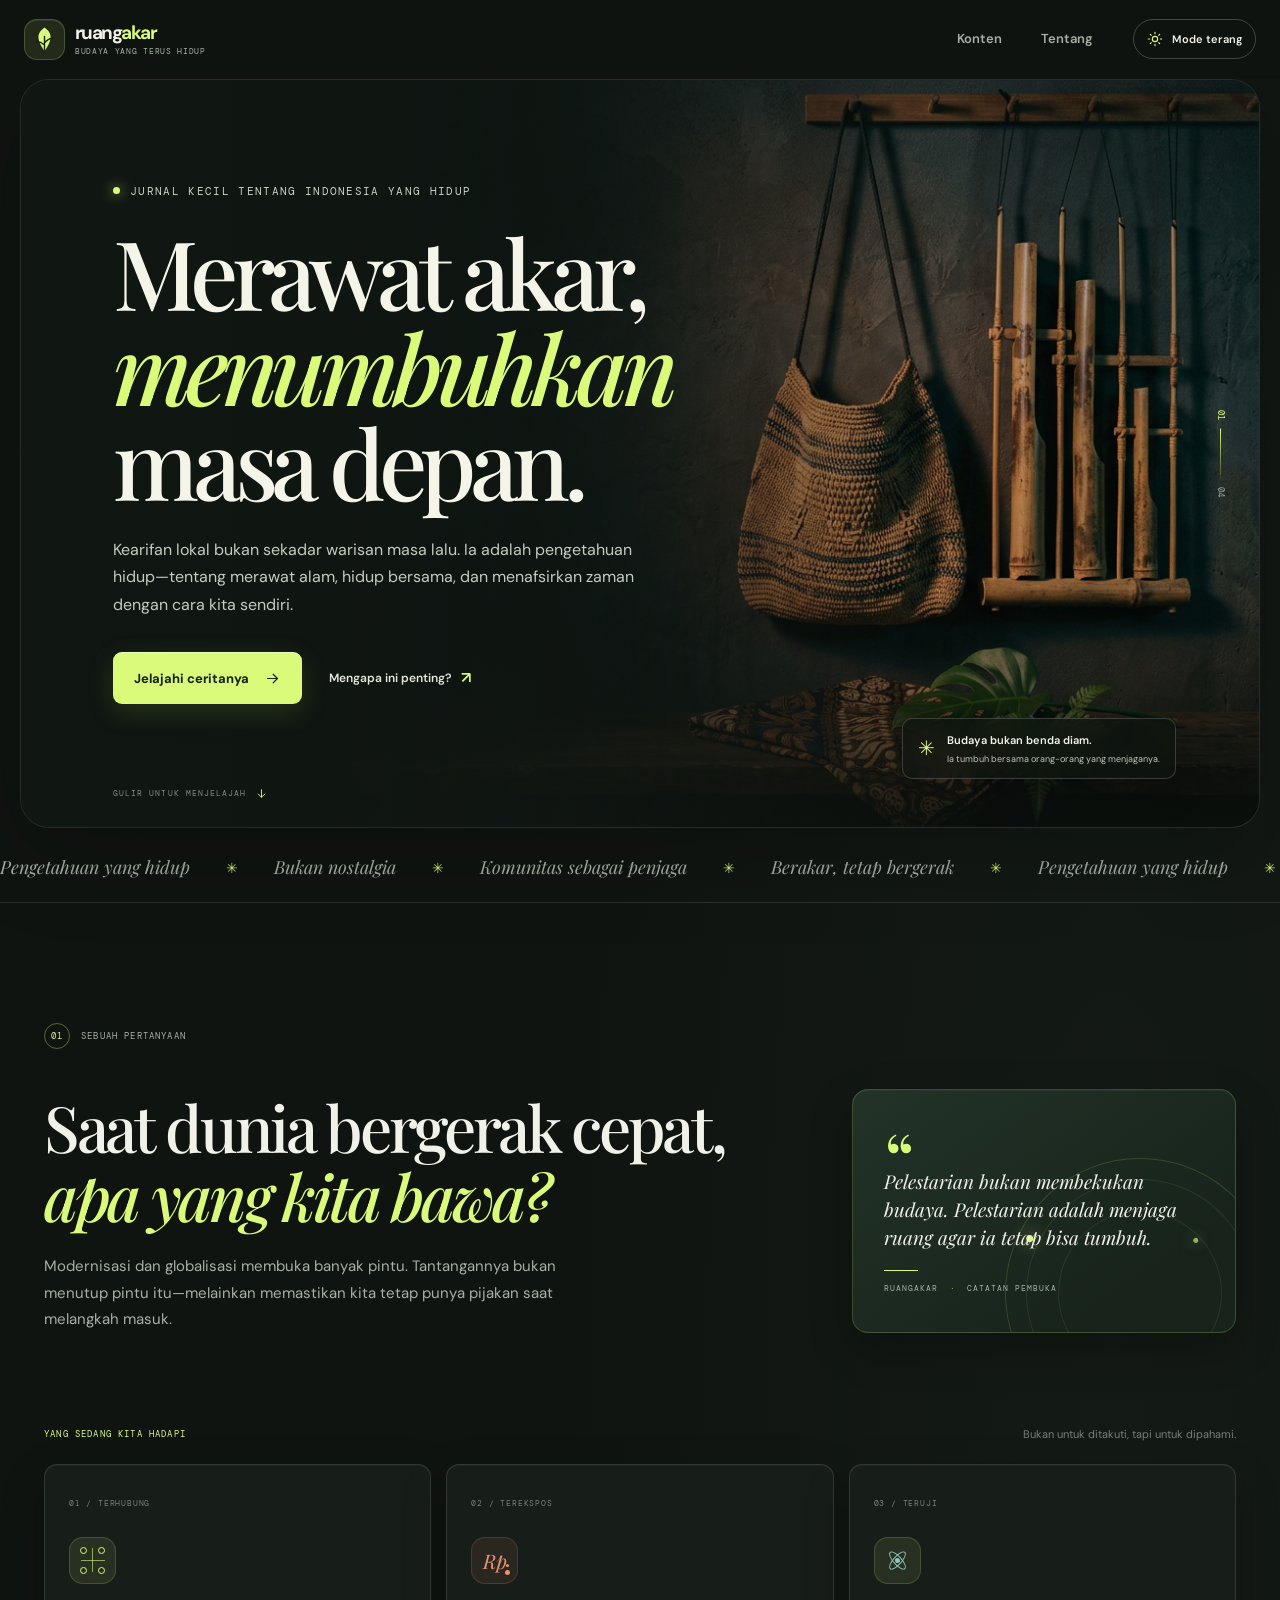
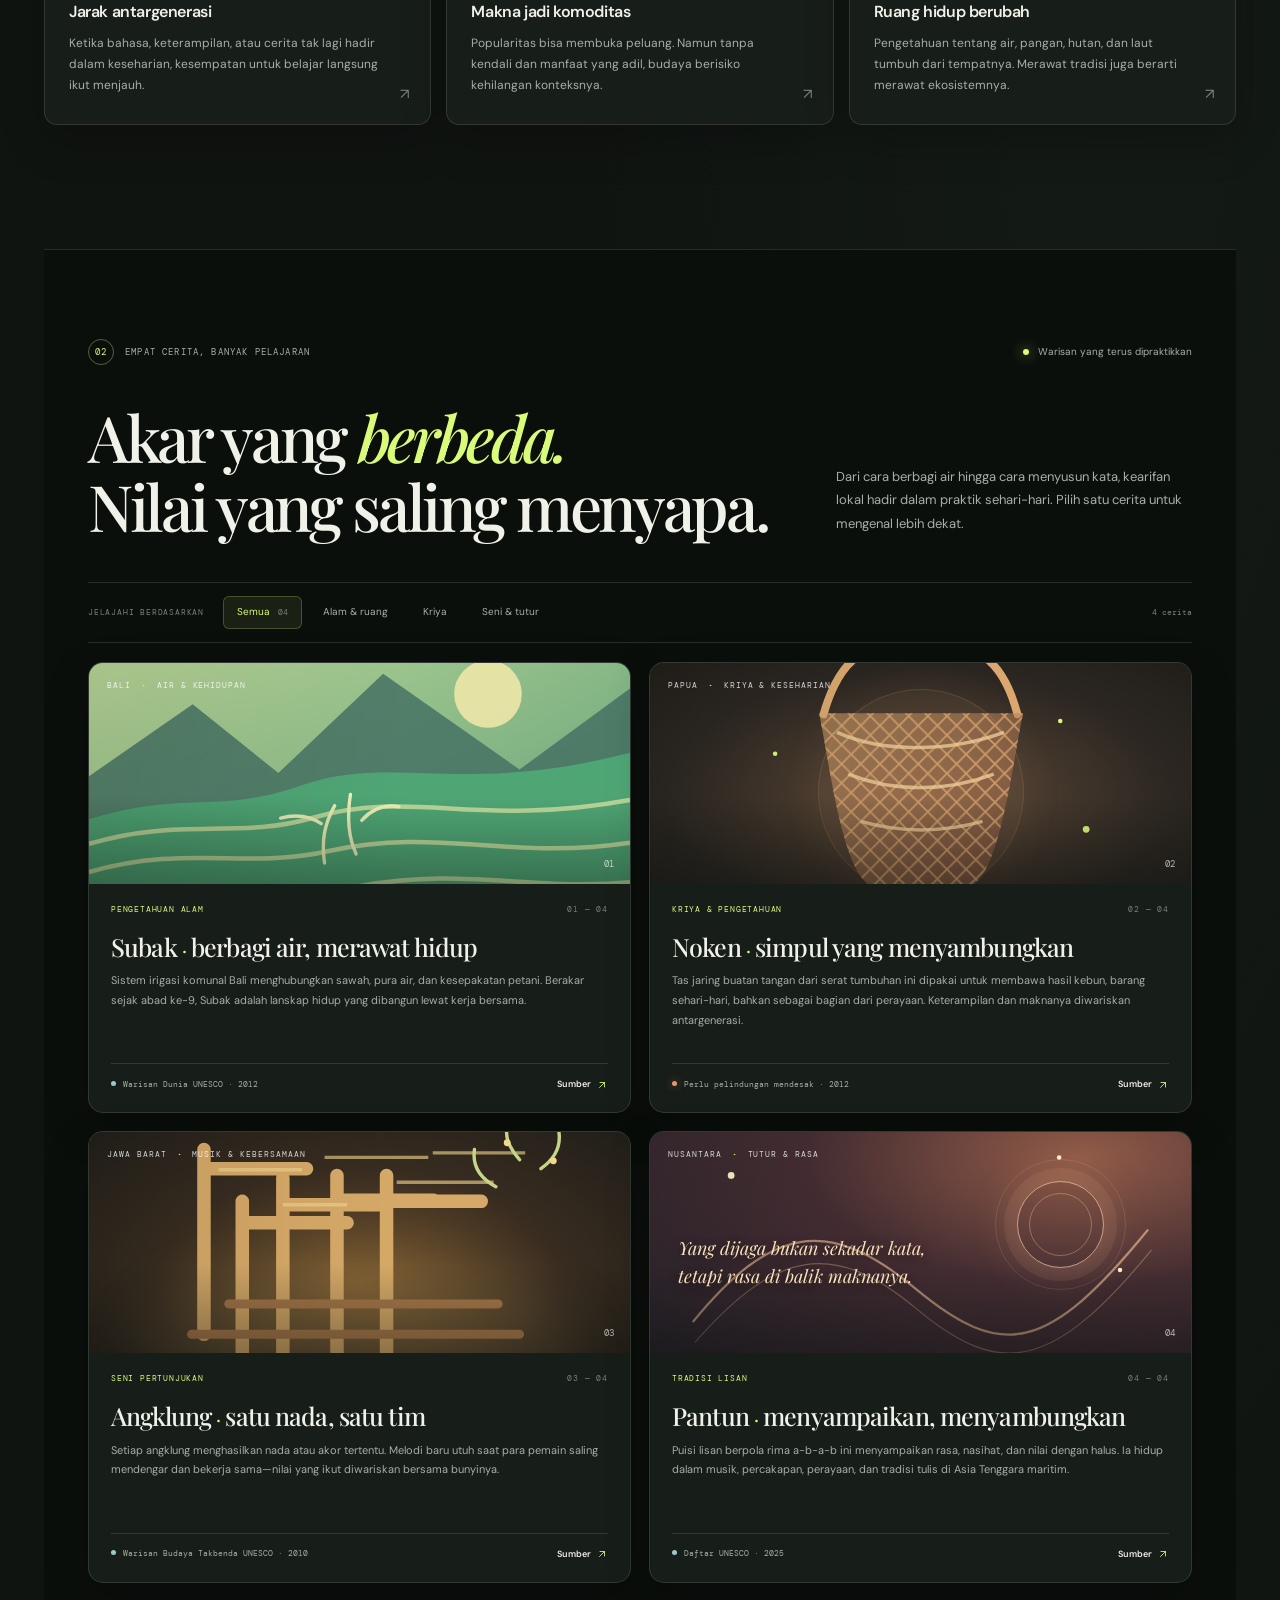
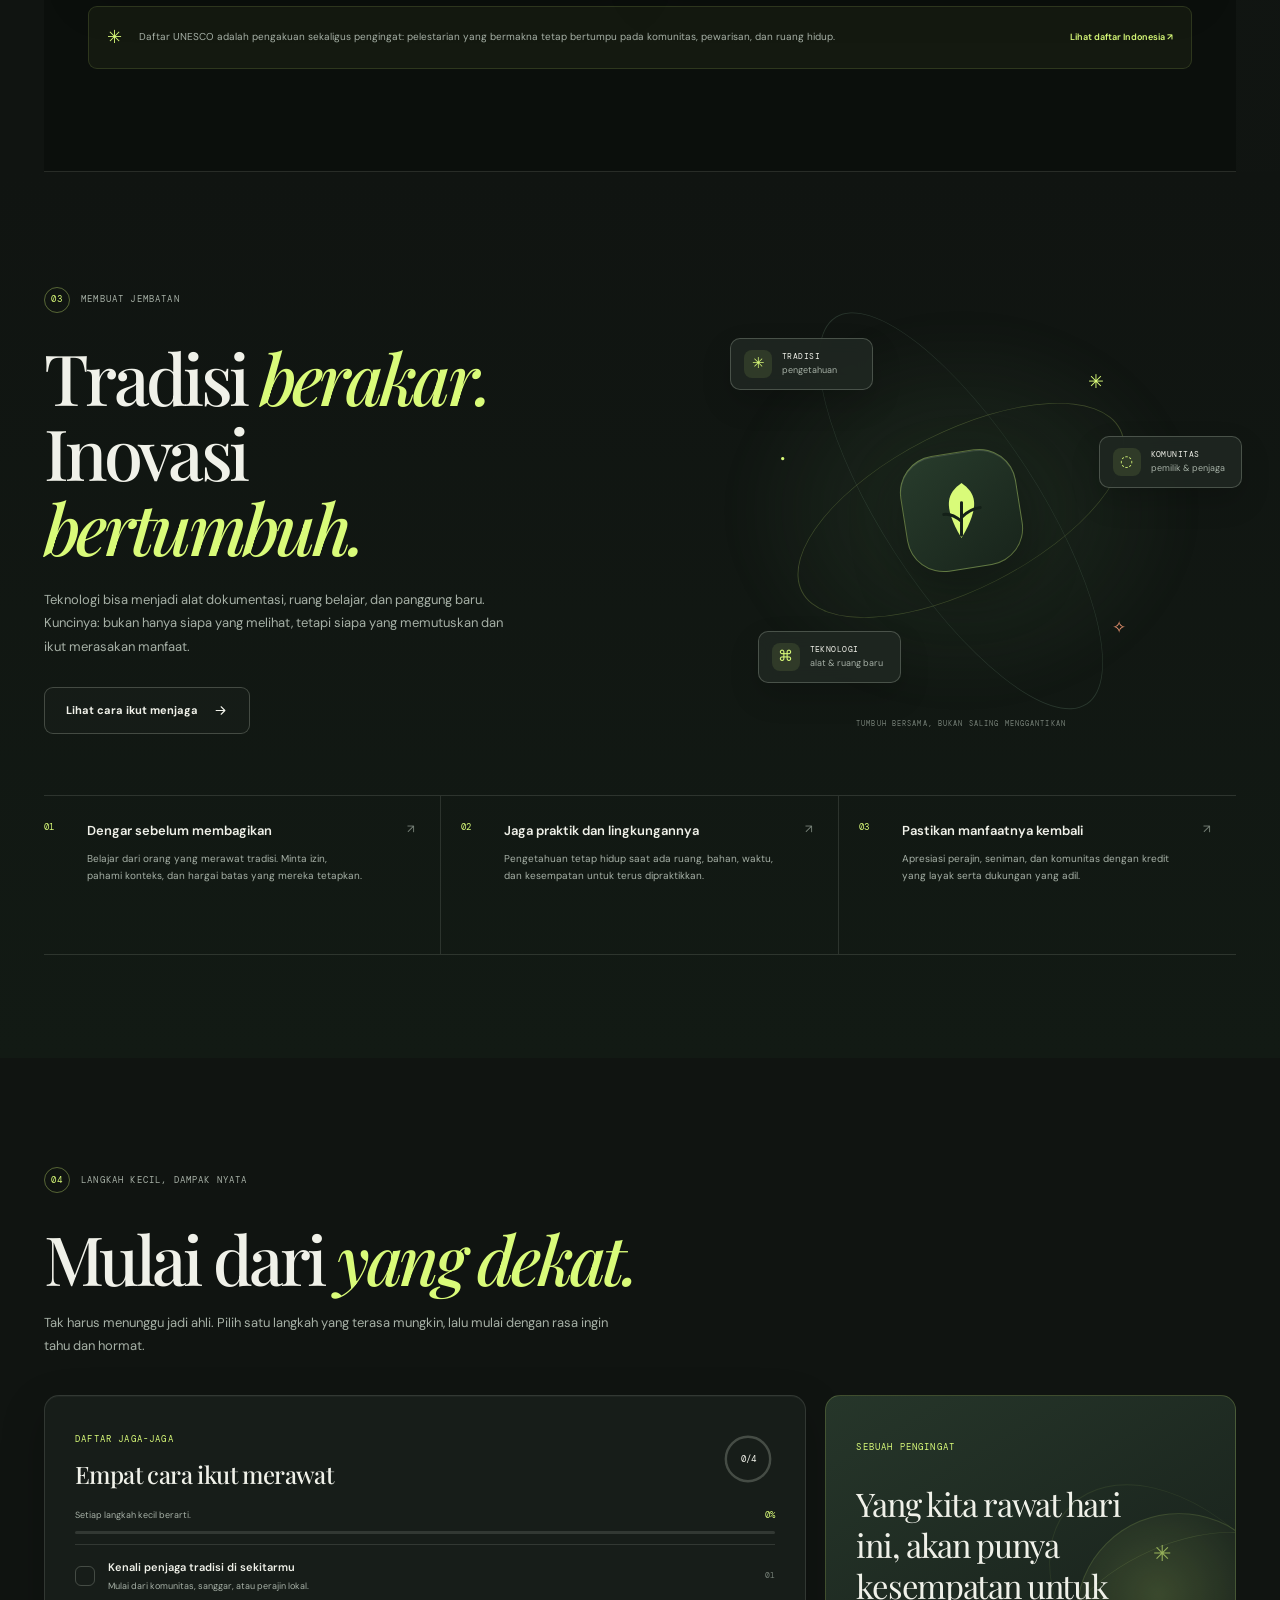
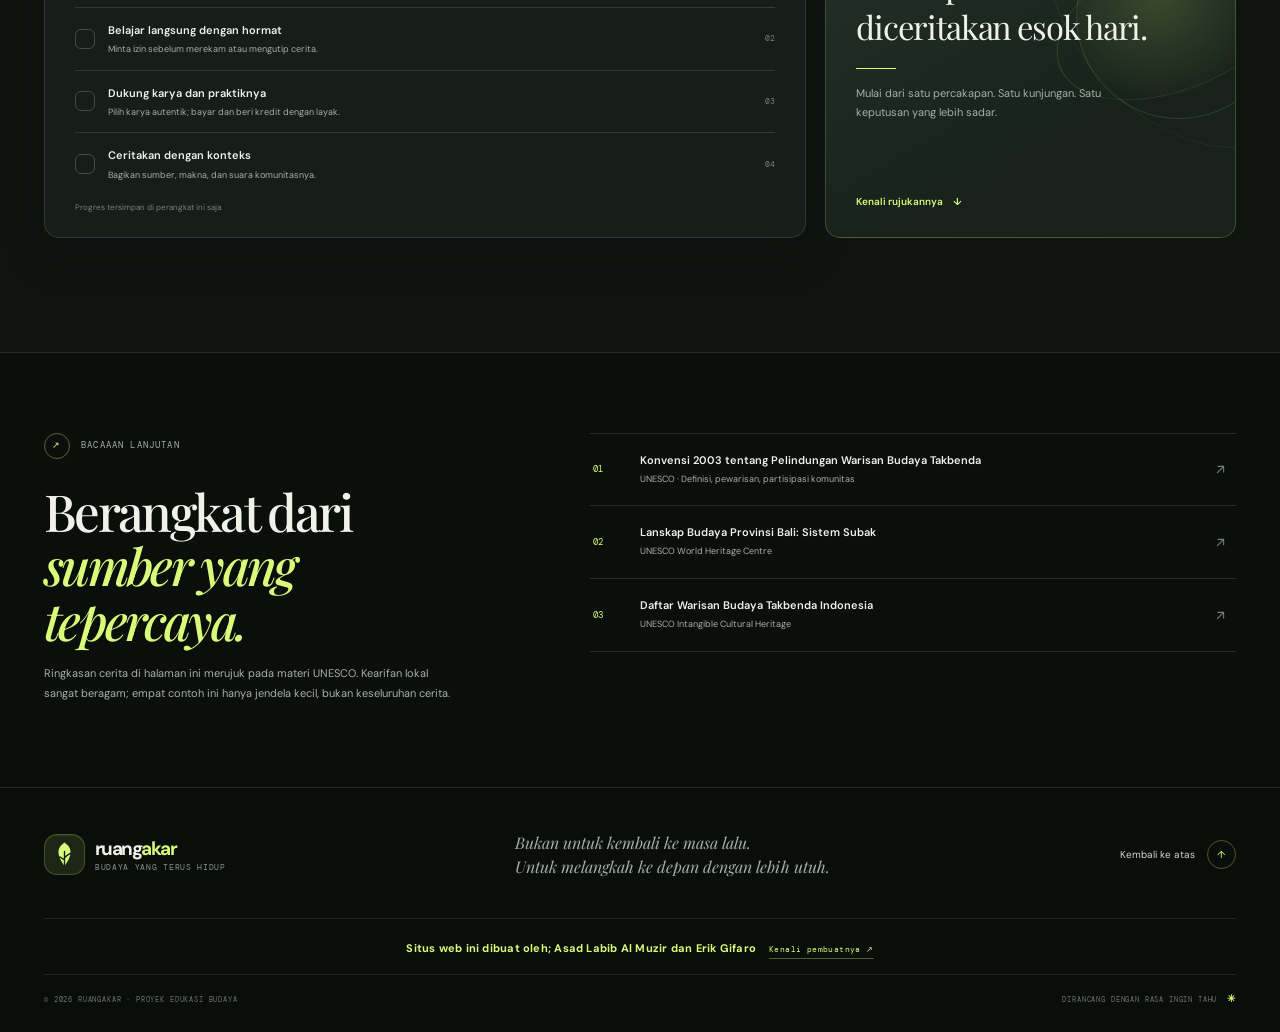
<file: index.html>
<!doctype html>
<html lang="id" data-theme="dark">
<head>
  <meta charset="utf-8">
  <meta name="viewport" content="width=device-width, initial-scale=1">
  <meta name="theme-color" content="#101411">
  <meta name="description" content="RuangAkar mengajak kita mengenal dan merawat kearifan lokal Indonesia sebagai pengetahuan hidup di tengah modernisasi dan globalisasi.">
  <title>RuangAkar — Pengetahuan lama, masa depan bersama</title>
  <link rel="icon" href="data:image/svg+xml,%3Csvg xmlns='http://www.w3.org/2000/svg' viewBox='0 0 64 64'%3E%3Crect width='64' height='64' rx='18' fill='%231b241e'/%3E%3Cpath d='M32 10c12 9 17 18 0 43C15 28 20 19 32 10Z' fill='%23d9fb79'/%3E%3Cpath d='M32 51V25m0 11c-6-5-10-6-15-5m15 1c5-5 10-7 15-7' fill='none' stroke='%23101411' stroke-width='2.7' stroke-linecap='round'/%3E%3C/svg%3E">
  <link rel="stylesheet" href="styles.css?v=2">
  <script>
    // Tautan bagian (Gagasan/Cerita/Jembatan) hanya tampil bila RuangAkar
    // dibuka lewat kartu IPS di halaman Konten, yaitu index.html?dari=ips.
    // Atribut `hidden` pada wadah tautan membuatnya tetap tersembunyi walau
    // CSS gagal dimuat atau masih tersimpan versi lama di cache browser.
    (function () {
      document.documentElement.classList.add('has-js');
      var dari = new URLSearchParams(window.location.search).get('dari');
      if (dari && dari.trim().toLowerCase() === 'ips') {
        document.documentElement.classList.add('dari-ips');
        document.addEventListener('DOMContentLoaded', function () {
          var grup = document.getElementById('nav-section-links');
          if (grup) grup.removeAttribute('hidden');
        });
      }
    })();
  </script>
  <script src="script.js?v=3" defer></script>
</head>
<body>
  <a class="skip-link" href="#konten">Lewati ke konten utama</a>

  <header class="site-header" id="atas">
    <div class="nav-shell">
      <a class="brand" href="#atas" aria-label="RuangAkar, kembali ke awal">
        <span class="brand-mark" aria-hidden="true">
          <svg viewBox="0 0 40 40" fill="none">
            <path d="M20 4.5c8.5 6.4 12.1 12.9 0 30.8C7.9 17.4 11.5 10.9 20 4.5Z" fill="currentColor"/>
            <path d="M20 35V16m0 11c-4.5-3.8-7.3-4.7-11-4.2m11 1.3c3.9-4.3 7.1-5.8 11-6.1" stroke="#152017" stroke-width="1.8" stroke-linecap="round"/>
          </svg>
        </span>
        <span class="brand-word">ruang<span>akar</span><small>budaya yang terus hidup</small></span>
      </a>

      <button class="mobile-menu-toggle" type="button" aria-label="Buka menu" aria-expanded="false" aria-controls="primary-nav">
        <svg class="icon icon-menu" viewBox="0 0 24 24" aria-hidden="true"><path d="M4 7h16M4 12h16M4 17h16"/></svg>
        <svg class="icon icon-close" viewBox="0 0 24 24" aria-hidden="true"><path d="m6 6 12 12M18 6 6 18"/></svg>
      </button>

      <nav class="primary-nav" id="primary-nav" aria-label="Navigasi utama">
        <div class="nav-section-links" id="nav-section-links" hidden>
          <a href="#gagasan">Gagasan</a>
          <a href="#warisan">Cerita</a>
          <a href="#jembatan">Jembatan</a>
        </div>
        <a href="content.html">Konten</a>
        <a href="about.html">Tentang</a>
        <button class="theme-toggle" type="button" aria-label="Ganti ke mode terang" title="Ganti tema">
          <svg class="icon icon-sun" viewBox="0 0 24 24" aria-hidden="true"><circle cx="12" cy="12" r="4"/><path d="M12 2v2m0 16v2M4.93 4.93l1.42 1.42m11.3 11.3 1.42 1.42M2 12h2m16 0h2M4.93 19.07l1.42-1.42m11.3-11.3 1.42-1.42"/></svg>
          <svg class="icon icon-moon" viewBox="0 0 24 24" aria-hidden="true"><path d="M20.2 15.4A8.6 8.6 0 0 1 8.6 3.8 8.7 8.7 0 1 0 20.2 15.4Z"/></svg>
          <span class="theme-label">Mode terang</span>
        </button>
      </nav>
    </div>
  </header>

  <main id="konten">
    <section class="hero section-wrap" aria-labelledby="hero-title">
      <div class="hero-visual" aria-hidden="true">
        <img src="assets/akar-hero.png" alt="" fetchpriority="high">
        <div class="hero-grain"></div>
      </div>
      <div class="hero-content">
        <p class="eyebrow"><span class="eyebrow-dot"></span> Jurnal kecil tentang Indonesia yang hidup</p>
        <h1 id="hero-title">Merawat akar,<br><em>menumbuhkan</em><br>masa depan.</h1>
        <p class="hero-deck">Kearifan lokal bukan sekadar warisan masa lalu. Ia adalah pengetahuan hidup—tentang merawat alam, hidup bersama, dan menafsirkan zaman dengan cara kita sendiri.</p>
        <div class="hero-actions">
          <a class="button button-primary" href="#warisan">Jelajahi ceritanya <svg class="icon" viewBox="0 0 24 24" aria-hidden="true"><path d="M5 12h14m-6-6 6 6-6 6"/></svg></a>
          <a class="text-link" href="#gagasan">Mengapa ini penting? <span aria-hidden="true">↗</span></a>
        </div>
      </div>
      <div class="hero-index" aria-hidden="true"><span>01</span><i></i><span>04</span></div>
      <div class="hero-caption" aria-hidden="true">
        <span class="caption-symbol">✳</span>
        <span><b>Budaya bukan benda diam.</b><small>Ia tumbuh bersama orang-orang yang menjaganya.</small></span>
      </div>
      <a class="scroll-cue" href="#gagasan" aria-label="Gulir ke bagian berikutnya"><span>GULIR UNTUK MENJELAJAH</span><svg class="icon" viewBox="0 0 24 24" aria-hidden="true"><path d="M12 5v14m-6-6 6 6 6-6"/></svg></a>
    </section>

    <div class="ticker" aria-label="Prinsip RuangAkar">
      <div class="ticker-track">
        <span>Pengetahuan yang hidup</span><i>✳</i><span>Bukan nostalgia</span><i>✳</i><span>Komunitas sebagai penjaga</span><i>✳</i><span>Berakar, tetap bergerak</span><i>✳</i>
        <span aria-hidden="true">Pengetahuan yang hidup</span><i aria-hidden="true">✳</i><span aria-hidden="true">Bukan nostalgia</span><i aria-hidden="true">✳</i><span aria-hidden="true">Komunitas sebagai penjaga</span><i aria-hidden="true">✳</i><span aria-hidden="true">Berakar, tetap bergerak</span><i aria-hidden="true">✳</i>
      </div>
    </div>

    <section class="section section-intro" id="gagasan" aria-labelledby="gagasan-title">
      <div class="section-kicker" data-reveal><span class="kicker-number">01</span><span>SEBUAH PERTANYAAN</span></div>
      <div class="intro-grid">
        <div class="intro-heading" data-reveal>
          <h2 id="gagasan-title">Saat dunia bergerak cepat,<br><em>apa yang kita bawa?</em></h2>
          <p class="intro-lead">Modernisasi dan globalisasi membuka banyak pintu. Tantangannya bukan menutup pintu itu—melainkan memastikan kita tetap punya pijakan saat melangkah masuk.</p>
        </div>
        <aside class="quote-card" data-reveal>
          <span class="quote-mark" aria-hidden="true">“</span>
          <blockquote>Pelestarian bukan membekukan budaya. Pelestarian adalah menjaga ruang agar ia tetap bisa tumbuh.</blockquote>
          <div class="quote-rule"></div>
          <p class="quote-credit">RUANGAKAR <span>·</span> CATATAN PEMBUKA</p>
          <div class="quote-orbit" aria-hidden="true"><span></span><span></span><span></span></div>
        </aside>
      </div>

      <div class="tension-heading" data-reveal>
        <span class="mini-label">YANG SEDANG KITA HADAPI</span>
        <span class="section-note">Bukan untuk ditakuti, tapi untuk dipahami.</span>
      </div>
      <div class="tension-grid">
        <article class="tension-card" data-reveal>
          <span class="card-number">01 / TERHUBUNG</span>
          <div class="tension-icon icon-connection" aria-hidden="true"><span></span><span></span><span></span><span></span></div>
          <h3>Jarak antargenerasi</h3>
          <p>Ketika bahasa, keterampilan, atau cerita tak lagi hadir dalam keseharian, kesempatan untuk belajar langsung ikut menjauh.</p>
          <span class="card-corner" aria-hidden="true">↗</span>
        </article>
        <article class="tension-card" data-reveal>
          <span class="card-number">02 / TEREKSPOS</span>
          <div class="tension-icon icon-price" aria-hidden="true"><span>Rp</span><i></i></div>
          <h3>Makna jadi komoditas</h3>
          <p>Popularitas bisa membuka peluang. Namun tanpa kendali dan manfaat yang adil, budaya berisiko kehilangan konteksnya.</p>
          <span class="card-corner" aria-hidden="true">↗</span>
        </article>
        <article class="tension-card" data-reveal>
          <span class="card-number">03 / TERUJI</span>
          <div class="tension-icon icon-ecosystem" aria-hidden="true"><span></span><span></span><span></span></div>
          <h3>Ruang hidup berubah</h3>
          <p>Pengetahuan tentang air, pangan, hutan, dan laut tumbuh dari tempatnya. Merawat tradisi juga berarti merawat ekosistemnya.</p>
          <span class="card-corner" aria-hidden="true">↗</span>
        </article>
      </div>
    </section>

    <section class="section heritage-section" id="warisan" aria-labelledby="warisan-title">
      <div class="heritage-topline" data-reveal>
        <div class="section-kicker"><span class="kicker-number">02</span><span>EMPAT CERITA, BANYAK PELAJARAN</span></div>
        <span class="heritage-side-note"><span class="live-dot"></span> Warisan yang terus dipraktikkan</span>
      </div>
      <div class="heritage-heading" data-reveal>
        <div>
          <h2 id="warisan-title">Akar yang <em>berbeda.</em><br>Nilai yang saling menyapa.</h2>
        </div>
        <p>Dari cara berbagi air hingga cara menyusun kata, kearifan lokal hadir dalam praktik sehari-hari. Pilih satu cerita untuk mengenal lebih dekat.</p>
      </div>

      <div class="filter-row" role="group" aria-label="Saring cerita berdasarkan tema" data-reveal>
        <span class="filter-label">JELAJAHI BERDASARKAN</span>
        <div class="filter-buttons">
          <button class="filter-button is-active" type="button" data-filter="all" aria-pressed="true">Semua <span>04</span></button>
          <button class="filter-button" type="button" data-filter="alam" aria-pressed="false">Alam & ruang</button>
          <button class="filter-button" type="button" data-filter="kriya" aria-pressed="false">Kriya</button>
          <button class="filter-button" type="button" data-filter="seni" aria-pressed="false">Seni & tutur</button>
        </div>
        <span class="filter-count" aria-live="polite">4 cerita</span>
      </div>

      <div class="story-grid">
        <article class="story-card story-subak" data-category="alam" data-reveal>
          <div class="story-art art-subak" aria-hidden="true">
            <span class="art-label">BALI <b>·</b> AIR & KEHIDUPAN</span>
            <svg viewBox="0 0 480 255" preserveAspectRatio="xMidYMid slice">
              <defs><linearGradient id="subakSky" x1="0" x2="1" y1="0" y2="1"><stop stop-color="#bed998"/><stop offset="1" stop-color="#5c9d78"/></linearGradient><linearGradient id="subakField" x1="0" x2="0" y1="0" y2="1"><stop stop-color="#4eaa7c"/><stop offset="1" stop-color="#15594e"/></linearGradient></defs>
              <path fill="url(#subakSky)" d="M0 0h480v255H0z"/>
              <circle cx="354" cy="57" r="30" fill="#f3e9a9" opacity=".86"/>
              <path d="M0 130 92 66l76 61 93-88 121 85 98-72v203H0z" fill="#426f62" opacity=".8"/>
              <path d="M0 168c85-26 115-4 189-30 80-28 141 10 291-29v146H0z" fill="#4fa675"/>
              <path d="M0 190c79-24 133-4 198-23 89-26 146 9 282-16M0 215c87-25 139-2 214-19 95-21 159 9 266-7M0 243c92-22 161-1 237-15 93-18 157 4 243-4" fill="none" stroke="#d5e5a3" stroke-width="4" opacity=".8"/>
              <path d="M218 156c-9 16-12 31-9 51m23-61c-3 19-2 38 5 53m-31-27c-12-8-24-8-36-5m72 2c10-11 22-14 33-12" fill="none" stroke="#edf2bb" stroke-width="3" stroke-linecap="round"/>
            </svg>
            <span class="art-stamp">01</span>
          </div>
          <div class="story-copy">
            <div class="story-meta"><span class="story-tag">PENGETAHUAN ALAM</span><span>01 — 04</span></div>
            <h3>Subak <span>·</span> berbagi air, merawat hidup</h3>
            <p>Sistem irigasi komunal Bali menghubungkan sawah, pura air, dan kesepakatan petani. Berakar sejak abad ke-9, Subak adalah lanskap hidup yang dibangun lewat kerja bersama.</p>
            <div class="story-footer"><span class="heritage-status">Warisan Dunia UNESCO · 2012</span><a class="source-link" href="https://whc.unesco.org/en/list/1194/" target="_blank" rel="noopener noreferrer" aria-label="Baca sumber UNESCO tentang Subak">Sumber <svg class="icon" viewBox="0 0 24 24" aria-hidden="true"><path d="M7 17 17 7M8 7h9v9"/></svg></a></div>
          </div>
        </article>

        <article class="story-card story-noken" data-category="kriya" data-reveal>
          <div class="story-art art-noken" aria-hidden="true">
            <span class="art-label">PAPUA <b>·</b> KRIYA & KESEHARIAN</span>
            <div class="noken-orb"></div>
            <svg viewBox="0 0 480 255" preserveAspectRatio="xMidYMid slice">
              <defs><pattern id="net" width="17" height="17" patternUnits="userSpaceOnUse"><path d="M0 0 17 17M17 0 0 17" stroke="#dba76e" stroke-width="1.5" opacity=".82"/></pattern><linearGradient id="nokenFill" x1="0" y1="0" x2="1" y2="1"><stop stop-color="#dba76e"/><stop offset="1" stop-color="#8c523d"/></linearGradient></defs>
              <path d="M154 75c13-46 33-65 86-65s74 19 86 65" fill="none" stroke="#dba76e" stroke-width="7" stroke-linecap="round"/>
              <path d="M150 74c8 38 17 112 35 142 11 18 35 24 55 24s45-6 56-24c18-30 27-104 35-142Z" fill="url(#nokenFill)" opacity=".56"/>
              <path d="M150 74c8 38 17 112 35 142 11 18 35 24 55 24s45-6 56-24c18-30 27-104 35-142Z" fill="url(#net)"/>
              <path d="M166 91c40 18 99 18 148 0M176 128c40 16 87 16 129 0m-118 42c35 10 72 10 108 0" fill="none" stroke="#f1d09b" stroke-width="3" opacity=".75"/>
              <circle cx="387" cy="177" r="3" fill="#d9fb79"/><circle cx="111" cy="110" r="2" fill="#d9fb79"/><circle cx="364" cy="81" r="2" fill="#d9fb79"/>
            </svg>
            <span class="art-stamp">02</span>
          </div>
          <div class="story-copy">
            <div class="story-meta"><span class="story-tag">KRIYA & PENGETAHUAN</span><span>02 — 04</span></div>
            <h3>Noken <span>·</span> simpul yang menyambungkan</h3>
            <p>Tas jaring buatan tangan dari serat tumbuhan ini dipakai untuk membawa hasil kebun, barang sehari-hari, bahkan sebagai bagian dari perayaan. Keterampilan dan maknanya diwariskan antargenerasi.</p>
            <div class="story-footer"><span class="heritage-status urgent">Perlu pelindungan mendesak · 2012</span><a class="source-link" href="https://ich.unesco.org/en/USL/noken-multifunctional-knotted-or-woven-bag-handcraft-of-the-people-of-papua-00619" target="_blank" rel="noopener noreferrer" aria-label="Baca sumber UNESCO tentang Noken">Sumber <svg class="icon" viewBox="0 0 24 24" aria-hidden="true"><path d="M7 17 17 7M8 7h9v9"/></svg></a></div>
          </div>
        </article>

        <article class="story-card story-angklung" data-category="seni" data-reveal>
          <div class="story-art art-angklung" aria-hidden="true">
            <span class="art-label">JAWA BARAT <b>·</b> MUSIK & KEBERSAMAAN</span>
            <div class="angklung-glow"></div>
            <svg viewBox="0 0 480 255" preserveAspectRatio="xMidYMid slice">
              <path d="M102 45v164m0-147h91m-57 29v135m0-116h93m-57-40v156m0-132h92m-44-26v158m0-136h86m-42-22v158m0-135h84" fill="none" stroke="#d6a968" stroke-width="12" stroke-linecap="round" stroke-linejoin="round"/>
              <path d="M91 209h291M124 182h239" fill="none" stroke="#a87849" stroke-width="8" stroke-linecap="round"/>
              <path d="M115 63h74m-17 31h57m-20-42h92m-28 22h86m-54-26h82" fill="none" stroke="#f3d98f" stroke-width="3" opacity=".6"/>
              <path d="M382 54c-15-17-16-33 1-43m18 51c14-10 19-22 15-37m-55 53c-15-8-21-19-19-33" fill="none" stroke="#c5d588" stroke-width="3" stroke-linecap="round"/>
              <circle cx="371" cy="39" r="3" fill="#f2d78d"/><circle cx="412" cy="55" r="3" fill="#f2d78d"/>
            </svg>
            <span class="art-stamp">03</span>
          </div>
          <div class="story-copy">
            <div class="story-meta"><span class="story-tag">SENI PERTUNJUKAN</span><span>03 — 04</span></div>
            <h3>Angklung <span>·</span> satu nada, satu tim</h3>
            <p>Setiap angklung menghasilkan nada atau akor tertentu. Melodi baru utuh saat para pemain saling mendengar dan bekerja sama—nilai yang ikut diwariskan bersama bunyinya.</p>
            <div class="story-footer"><span class="heritage-status">Warisan Budaya Takbenda UNESCO · 2010</span><a class="source-link" href="https://ich.unesco.org/en/RL/indonesian-angklung-00393" target="_blank" rel="noopener noreferrer" aria-label="Baca sumber UNESCO tentang Angklung">Sumber <svg class="icon" viewBox="0 0 24 24" aria-hidden="true"><path d="M7 17 17 7M8 7h9v9"/></svg></a></div>
          </div>
        </article>

        <article class="story-card story-pantun" data-category="seni" data-reveal>
          <div class="story-art art-pantun" aria-hidden="true">
            <span class="art-label">NUSANTARA <b>·</b> TUTUR & RASA</span>
            <div class="pantun-sun" aria-hidden="true"></div>
            <div class="pantun-lines" aria-hidden="true"><span>Yang dijaga bukan sekadar kata,</span><span>tetapi rasa di balik maknanya.</span></div>
            <svg viewBox="0 0 480 255" preserveAspectRatio="xMidYMid slice"><path d="M38 198c69-84 119-95 197-30s118 57 207-52" fill="none" stroke="#f0bd95" stroke-width="2" opacity=".64"/><path d="M40 216c71-81 122-92 196-30s121 56 209-52" fill="none" stroke="#f0bd95" stroke-width="1" opacity=".36"/><circle cx="72" cy="68" r="3" fill="#fff0c9"/><circle cx="417" cy="152" r="2" fill="#fff0c9"/><circle cx="363" cy="52" r="2" fill="#fff0c9"/></svg>
            <span class="art-stamp">04</span>
          </div>
          <div class="story-copy">
            <div class="story-meta"><span class="story-tag">TRADISI LISAN</span><span>04 — 04</span></div>
            <h3>Pantun <span>·</span> menyampaikan, menyambungkan</h3>
            <p>Puisi lisan berpola rima a-b-a-b ini menyampaikan rasa, nasihat, dan nilai dengan halus. Ia hidup dalam musik, percakapan, perayaan, dan tradisi tulis di Asia Tenggara maritim.</p>
            <div class="story-footer"><span class="heritage-status">Daftar UNESCO · 2025</span><a class="source-link" href="https://ich.unesco.org/en/RL/pantun-02274" target="_blank" rel="noopener noreferrer" aria-label="Baca sumber UNESCO tentang Pantun">Sumber <svg class="icon" viewBox="0 0 24 24" aria-hidden="true"><path d="M7 17 17 7M8 7h9v9"/></svg></a></div>
          </div>
        </article>
      </div>
      <p class="no-results" hidden>Belum ada cerita dalam kategori ini.</p>
      <div class="heritage-footnote" data-reveal><span class="footnote-star">✳</span><p>Daftar UNESCO adalah pengakuan sekaligus pengingat: pelestarian yang bermakna tetap bertumpu pada komunitas, pewarisan, dan ruang hidup.</p><a href="https://ich.unesco.org/en/state/indonesia-ID" target="_blank" rel="noopener noreferrer">Lihat daftar Indonesia <span aria-hidden="true">↗</span></a></div>
    </section>

    <section class="bridge-section" id="jembatan" aria-labelledby="jembatan-title">
      <div class="bridge-inner section">
        <div class="bridge-copy" data-reveal>
          <div class="section-kicker"><span class="kicker-number">03</span><span>MEMBUAT JEMBATAN</span></div>
          <h2 id="jembatan-title">Tradisi <em>berakar.</em><br>Inovasi <em>bertumbuh.</em></h2>
          <p class="bridge-lead">Teknologi bisa menjadi alat dokumentasi, ruang belajar, dan panggung baru. Kuncinya: bukan hanya siapa yang melihat, tetapi siapa yang memutuskan dan ikut merasakan manfaat.</p>
          <a class="button button-outline" href="#aksi">Lihat cara ikut menjaga <svg class="icon" viewBox="0 0 24 24" aria-hidden="true"><path d="M5 12h14m-6-6 6 6-6 6"/></svg></a>
        </div>
        <div class="bridge-visual" data-reveal role="img" aria-label="Ilustrasi jembatan antara tradisi, komunitas, dan teknologi">
          <div class="bridge-orbit orbit-one"></div><div class="bridge-orbit orbit-two"></div>
          <div class="bridge-core"><svg viewBox="0 0 72 72" aria-hidden="true"><path d="M36 8c14 10 20 22 0 56C16 30 22 18 36 8Z" fill="currentColor"/><path d="M36 61V28m0 19c-7-6-12-8-18-7m18 3c7-7 12-9 19-10" fill="none" stroke="#142018" stroke-width="3" stroke-linecap="round"/></svg></div>
          <div class="bridge-node node-tradisi"><span class="node-icon">✳</span><span>TRADISI<small>pengetahuan</small></span></div>
          <div class="bridge-node node-komunitas"><span class="node-icon">◌</span><span>KOMUNITAS<small>pemilik & penjaga</small></span></div>
          <div class="bridge-node node-teknologi"><span class="node-icon">⌘</span><span>TEKNOLOGI<small>alat & ruang baru</small></span></div>
          <span class="bridge-caption">TUMBUH BERSAMA, BUKAN SALING MENGGANTIKAN</span>
          <span class="bridge-spark spark-one">✳</span><span class="bridge-spark spark-two">✧</span><span class="bridge-spark spark-three">·</span>
        </div>
      </div>

      <div class="principles-grid section" aria-label="Tiga prinsip pelestarian">
        <article class="principle-card" data-reveal><span class="principle-index">01</span><div><h3>Dengar sebelum membagikan</h3><p>Belajar dari orang yang merawat tradisi. Minta izin, pahami konteks, dan hargai batas yang mereka tetapkan.</p></div><span class="principle-arrow" aria-hidden="true">↗</span></article>
        <article class="principle-card" data-reveal><span class="principle-index">02</span><div><h3>Jaga praktik dan lingkungannya</h3><p>Pengetahuan tetap hidup saat ada ruang, bahan, waktu, dan kesempatan untuk terus dipraktikkan.</p></div><span class="principle-arrow" aria-hidden="true">↗</span></article>
        <article class="principle-card" data-reveal><span class="principle-index">03</span><div><h3>Pastikan manfaatnya kembali</h3><p>Apresiasi perajin, seniman, dan komunitas dengan kredit yang layak serta dukungan yang adil.</p></div><span class="principle-arrow" aria-hidden="true">↗</span></article>
      </div>
    </section>

    <section class="action-section section" id="aksi" aria-labelledby="aksi-title">
      <div class="action-heading" data-reveal>
        <div class="section-kicker"><span class="kicker-number">04</span><span>LANGKAH KECIL, DAMPAK NYATA</span></div>
        <h2 id="aksi-title">Mulai dari <em>yang dekat.</em></h2>
        <p>Tak harus menunggu jadi ahli. Pilih satu langkah yang terasa mungkin, lalu mulai dengan rasa ingin tahu dan hormat.</p>
      </div>
      <div class="action-layout">
        <div class="checklist-card" data-reveal>
          <div class="checklist-top">
            <div><span class="mini-label">DAFTAR JAGA-JAGA</span><h3>Empat cara ikut merawat</h3></div>
            <div class="progress-ring" aria-label="0 dari 4 langkah selesai"><svg viewBox="0 0 56 56" aria-hidden="true"><circle class="progress-track" cx="28" cy="28" r="23"/><circle class="progress-value" cx="28" cy="28" r="23"/></svg><span class="progress-number">0/4</span></div>
          </div>
          <div class="progress-copy"><span class="progress-message" aria-live="polite">Setiap langkah kecil berarti.</span><span class="progress-percent">0%</span></div>
          <div class="progress-bar" role="progressbar" aria-label="Progres langkah pelestarian" aria-valuemin="0" aria-valuemax="4" aria-valuenow="0"><span></span></div>
          <div class="checklist-items">
            <label class="check-item"><input type="checkbox" data-task="kenali"><span class="custom-check" aria-hidden="true"><svg viewBox="0 0 18 18"><path d="m3.5 9 3.6 3.6 7.4-7.4"/></svg></span><span class="check-copy"><b>Kenali penjaga tradisi di sekitarmu</b><small>Mulai dari komunitas, sanggar, atau perajin lokal.</small></span><span class="check-number">01</span></label>
            <label class="check-item"><input type="checkbox" data-task="belajar"><span class="custom-check" aria-hidden="true"><svg viewBox="0 0 18 18"><path d="m3.5 9 3.6 3.6 7.4-7.4"/></svg></span><span class="check-copy"><b>Belajar langsung dengan hormat</b><small>Minta izin sebelum merekam atau mengutip cerita.</small></span><span class="check-number">02</span></label>
            <label class="check-item"><input type="checkbox" data-task="dukung"><span class="custom-check" aria-hidden="true"><svg viewBox="0 0 18 18"><path d="m3.5 9 3.6 3.6 7.4-7.4"/></svg></span><span class="check-copy"><b>Dukung karya dan praktiknya</b><small>Pilih karya autentik; bayar dan beri kredit dengan layak.</small></span><span class="check-number">03</span></label>
            <label class="check-item"><input type="checkbox" data-task="ceritakan"><span class="custom-check" aria-hidden="true"><svg viewBox="0 0 18 18"><path d="m3.5 9 3.6 3.6 7.4-7.4"/></svg></span><span class="check-copy"><b>Ceritakan dengan konteks</b><small>Bagikan sumber, makna, dan suara komunitasnya.</small></span><span class="check-number">04</span></label>
          </div>
          <p class="checklist-foot">Progres tersimpan di perangkat ini saja.</p>
        </div>

        <aside class="action-aside" data-reveal>
          <div class="aside-decoration" aria-hidden="true"><span class="aside-disc"></span><span class="aside-ring ring-a"></span><span class="aside-ring ring-b"></span><span class="aside-seed">✳</span></div>
          <span class="mini-label">SEBUAH PENGINGAT</span>
          <blockquote>Yang kita rawat hari ini, akan punya kesempatan untuk diceritakan esok hari.</blockquote>
          <div class="aside-line"></div>
          <p>Mulai dari satu percakapan. Satu kunjungan. Satu keputusan yang lebih sadar.</p>
          <a class="aside-link" href="#sumber">Kenali rujukannya <span aria-hidden="true">↓</span></a>
        </aside>
      </div>
    </section>

    <section class="sources-section" id="sumber" aria-labelledby="sumber-title">
      <div class="sources-inner section">
        <div class="sources-intro" data-reveal>
          <div class="section-kicker"><span class="kicker-number">↗</span><span>BACAAAN LANJUTAN</span></div>
          <h2 id="sumber-title">Berangkat dari<br><em>sumber yang tepercaya.</em></h2>
          <p>Ringkasan cerita di halaman ini merujuk pada materi UNESCO. Kearifan lokal sangat beragam; empat contoh ini hanya jendela kecil, bukan keseluruhan cerita.</p>
        </div>
        <div class="source-list" data-reveal>
          <a class="source-item" href="https://ich.unesco.org/en/convention" target="_blank" rel="noopener noreferrer"><span class="source-number">01</span><span><b>Konvensi 2003 tentang Pelindungan Warisan Budaya Takbenda</b><small>UNESCO · Definisi, pewarisan, partisipasi komunitas</small></span><svg class="icon" viewBox="0 0 24 24" aria-hidden="true"><path d="M7 17 17 7M8 7h9v9"/></svg></a>
          <a class="source-item" href="https://whc.unesco.org/en/list/1194/" target="_blank" rel="noopener noreferrer"><span class="source-number">02</span><span><b>Lanskap Budaya Provinsi Bali: Sistem Subak</b><small>UNESCO World Heritage Centre</small></span><svg class="icon" viewBox="0 0 24 24" aria-hidden="true"><path d="M7 17 17 7M8 7h9v9"/></svg></a>
          <a class="source-item" href="https://ich.unesco.org/en/state/indonesia-ID" target="_blank" rel="noopener noreferrer"><span class="source-number">03</span><span><b>Daftar Warisan Budaya Takbenda Indonesia</b><small>UNESCO Intangible Cultural Heritage</small></span><svg class="icon" viewBox="0 0 24 24" aria-hidden="true"><path d="M7 17 17 7M8 7h9v9"/></svg></a>
        </div>
      </div>
    </section>
  </main>

  <footer class="site-footer">
    <div class="footer-main section">
      <a class="brand footer-brand" href="#atas" aria-label="RuangAkar, kembali ke awal">
        <span class="brand-mark" aria-hidden="true"><svg viewBox="0 0 40 40" fill="none"><path d="M20 4.5c8.5 6.4 12.1 12.9 0 30.8C7.9 17.4 11.5 10.9 20 4.5Z" fill="currentColor"/><path d="M20 35V16m0 11c-4.5-3.8-7.3-4.7-11-4.2m11 1.3c3.9-4.3 7.1-5.8 11-6.1" stroke="#152017" stroke-width="1.8" stroke-linecap="round"/></svg></span>
        <span class="brand-word">ruang<span>akar</span><small>budaya yang terus hidup</small></span>
      </a>
      <p class="footer-thought">Bukan untuk kembali ke masa lalu.<br>Untuk melangkah ke depan dengan lebih utuh.</p>
      <a class="back-top" href="#atas">Kembali ke atas <span aria-hidden="true">↑</span></a>
    </div>
    <section class="creator-credit section" aria-label="Kredit pembuat situs">
      <p><strong>Situs web ini dibuat oleh; Asad Labib Al Muzir dan Erik Gifaro</strong> <a class="credit-link" href="about.html">Kenali pembuatnya <span aria-hidden="true">↗</span></a></p>
    </section>
    <div class="footer-bottom section"><span>© 2026 RUANGAKAR · PROYEK EDUKASI BUDAYA</span><span>DIRANCANG DENGAN RASA INGIN TAHU <b>✳</b></span></div>
  </footer>

  <div class="toast" role="status" aria-live="polite"></div>
</body>
</html>
</file>
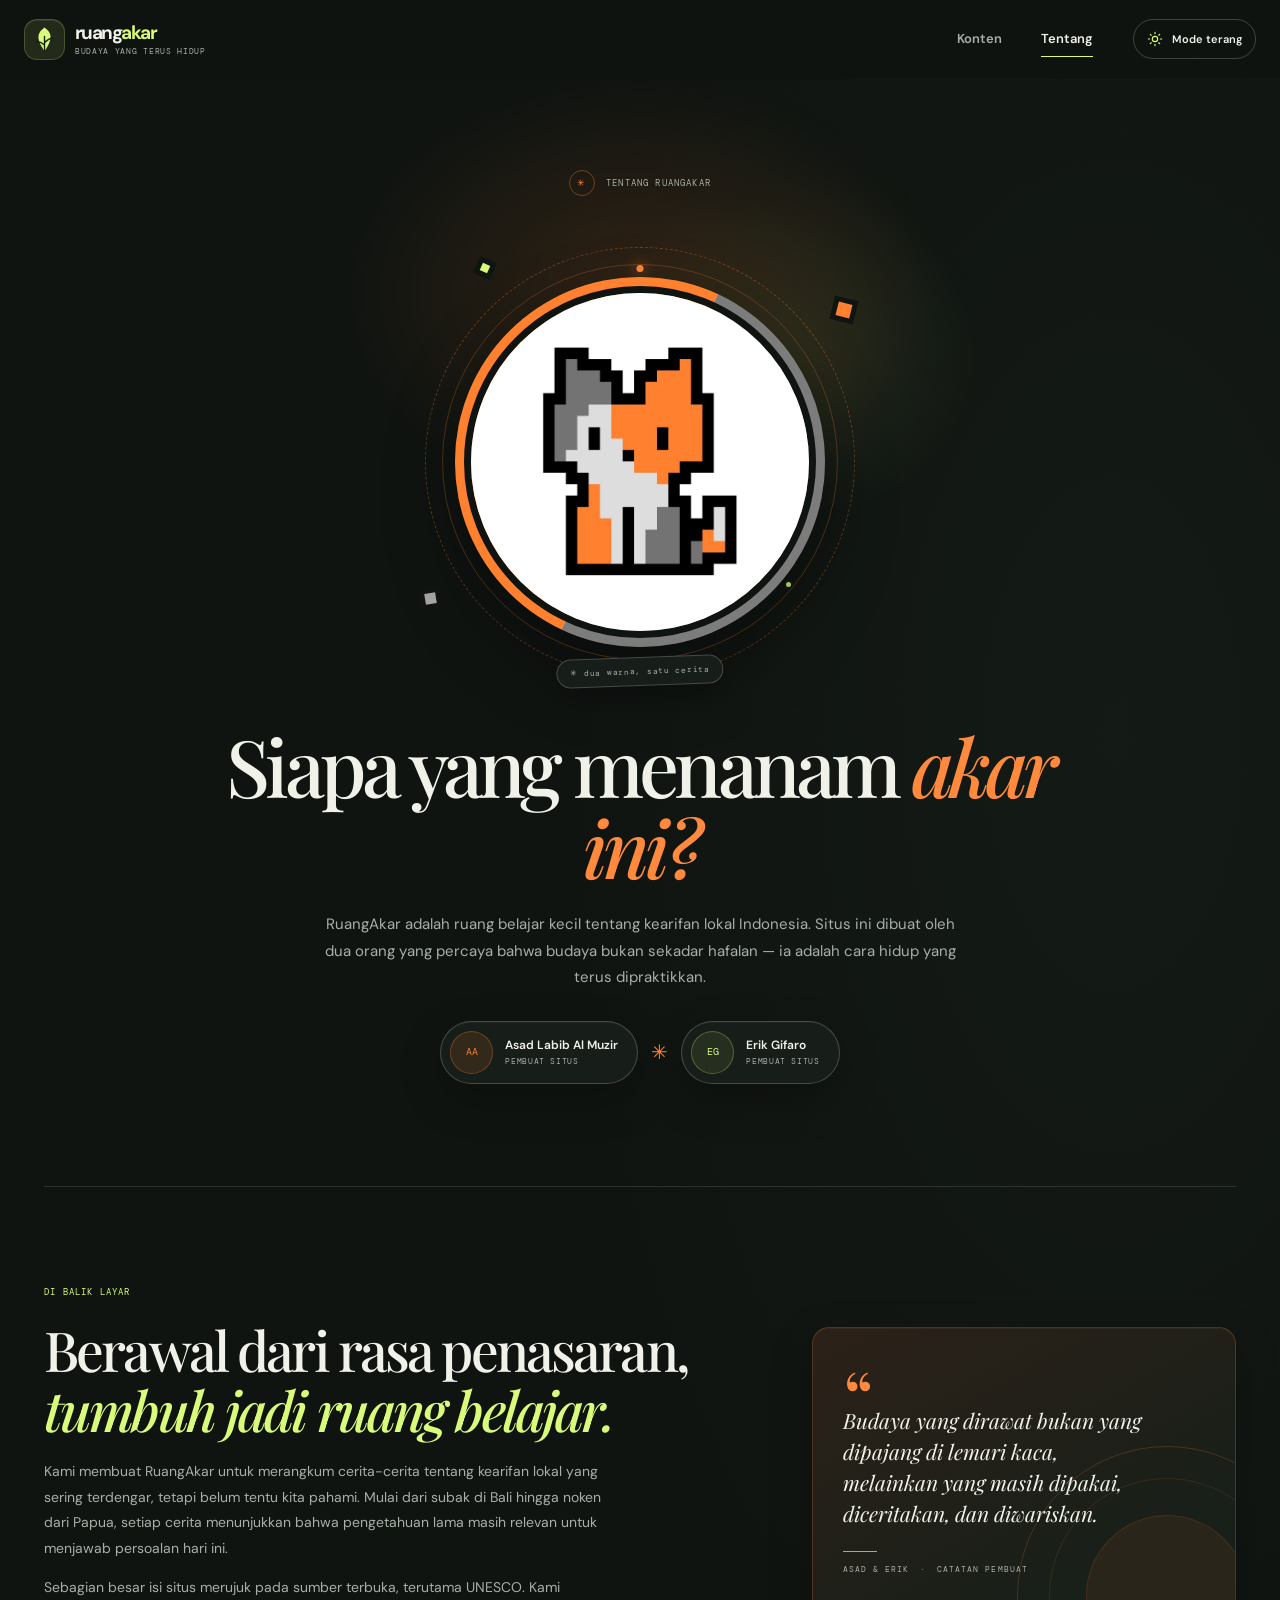
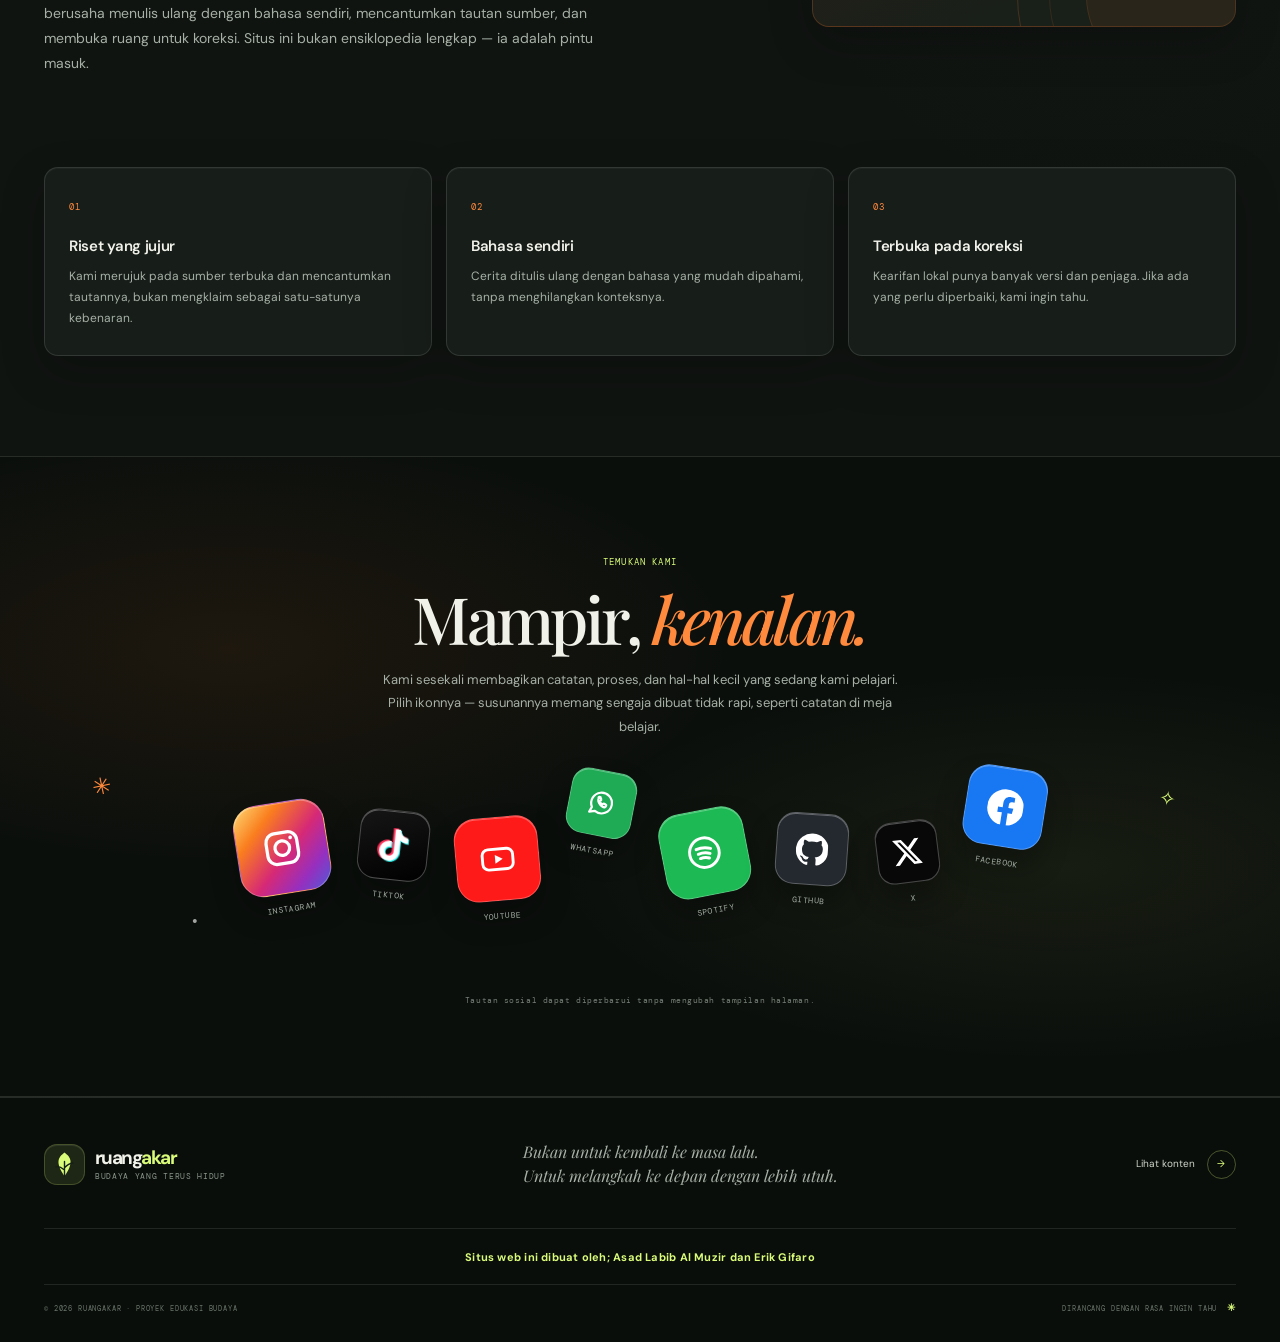
<file: about.html>
<!doctype html>
<html lang="id" data-theme="dark">
<head>
  <meta charset="utf-8">
  <meta name="viewport" content="width=device-width, initial-scale=1">
  <meta name="theme-color" content="#101411">
  <meta name="description" content="Kenali orang-orang di balik RuangAkar, alasan situs ini dibuat, dan tautan sosial media pembuatnya.">
  <title>Tentang — RuangAkar</title>
  <link rel="icon" href="data:image/svg+xml,%3Csvg xmlns='http://www.w3.org/2000/svg' viewBox='0 0 64 64'%3E%3Crect width='64' height='64' rx='18' fill='%231b241e'/%3E%3Cpath d='M32 10c12 9 17 18 0 43C15 28 20 19 32 10Z' fill='%23d9fb79'/%3E%3Cpath d='M32 51V25m0 11c-6-5-10-6-15-5m15 1c5-5 10-7 15-7' fill='none' stroke='%23101411' stroke-width='2.7' stroke-linecap='round'/%3E%3C/svg%3E">
  <link rel="stylesheet" href="styles.css?v=2">
  <link rel="stylesheet" href="pages.css?v=3">
  <script>document.documentElement.classList.add('has-js');</script>
  <script src="tautan.js?v=2" defer></script>
  <script src="script.js?v=3" defer></script>
</head>
<body class="page-about">
  <a class="skip-link" href="#konten">Lewati ke konten utama</a>

  <header class="site-header" id="atas">
    <div class="nav-shell">
      <a class="brand" href="index.html" aria-label="RuangAkar, kembali ke beranda">
        <span class="brand-mark" aria-hidden="true">
          <svg viewBox="0 0 40 40" fill="none">
            <path d="M20 4.5c8.5 6.4 12.1 12.9 0 30.8C7.9 17.4 11.5 10.9 20 4.5Z" fill="currentColor"/>
            <path d="M20 35V16m0 11c-4.5-3.8-7.3-4.7-11-4.2m11 1.3c3.9-4.3 7.1-5.8 11-6.1" stroke="#152017" stroke-width="1.8" stroke-linecap="round"/>
          </svg>
        </span>
        <span class="brand-word">ruang<span>akar</span><small>budaya yang terus hidup</small></span>
      </a>

      <button class="mobile-menu-toggle" type="button" aria-label="Buka menu" aria-expanded="false" aria-controls="primary-nav">
        <svg class="icon icon-menu" viewBox="0 0 24 24" aria-hidden="true"><path d="M4 7h16M4 12h16M4 17h16"/></svg>
        <svg class="icon icon-close" viewBox="0 0 24 24" aria-hidden="true"><path d="m6 6 12 12M18 6 6 18"/></svg>
      </button>

      <nav class="primary-nav" id="primary-nav" aria-label="Navigasi utama">
        <a href="content.html">Konten</a>
        <a href="about.html" class="is-current" aria-current="page">Tentang</a>
        <button class="theme-toggle" type="button" aria-label="Ganti ke mode terang" title="Ganti tema">
          <svg class="icon icon-sun" viewBox="0 0 24 24" aria-hidden="true"><circle cx="12" cy="12" r="4"/><path d="M12 2v2m0 16v2M4.93 4.93l1.42 1.42m11.3 11.3 1.42 1.42M2 12h2m16 0h2M4.93 19.07l1.42-1.42m11.3-11.3 1.42-1.42"/></svg>
          <svg class="icon icon-moon" viewBox="0 0 24 24" aria-hidden="true"><path d="M20.2 15.4A8.6 8.6 0 0 1 8.6 3.8 8.7 8.7 0 1 0 20.2 15.4Z"/></svg>
          <span class="theme-label">Mode terang</span>
        </button>
      </nav>
    </div>
  </header>

  <main id="konten" class="page-main about-page">
    <section class="about-hero section" aria-labelledby="about-title">
      <div class="about-hero-inner" data-reveal>
        <p class="section-kicker about-kicker"><span class="kicker-number">✳</span><span>TENTANG RUANGAKAR</span></p>

        <div class="portrait-stage">
          <span class="portrait-ring ring-one" aria-hidden="true"></span>
          <span class="portrait-ring ring-two" aria-hidden="true"></span>
          <span class="portrait-pixel pixel-orange" aria-hidden="true"></span>
          <span class="portrait-pixel pixel-grey" aria-hidden="true"></span>
          <span class="portrait-pixel pixel-lime" aria-hidden="true"></span>
          <figure class="portrait-frame">
            <img src="assets/tentang-potret.png" width="1600" height="1600" alt="Ilustrasi pixel art karakter berkepala dua: satu sisi abu-abu dan satu sisi oranye — gambar dari pembuat RuangAkar.">
          </figure>
          <span class="portrait-tag" aria-hidden="true">✳ dua warna, satu cerita</span>
        </div>

        <h1 id="about-title">Siapa yang menanam <em>akar ini?</em></h1>
        <p class="about-lead">RuangAkar adalah ruang belajar kecil tentang kearifan lokal Indonesia. Situs ini dibuat oleh dua orang yang percaya bahwa budaya bukan sekadar hafalan — ia adalah cara hidup yang terus dipraktikkan.</p>

        <div class="maker-list" aria-label="Pembuat situs">
          <div class="maker-chip">
            <span class="maker-initials" aria-hidden="true">AA</span>
            <span><b>Asad Labib Al Muzir</b><small>Pembuat situs</small></span>
          </div>
          <span class="maker-join" aria-hidden="true">✳</span>
          <div class="maker-chip">
            <span class="maker-initials maker-initials-alt" aria-hidden="true">EG</span>
            <span><b>Erik Gifaro</b><small>Pembuat situs</small></span>
          </div>
        </div>
      </div>
    </section>

    <section class="about-story section" aria-labelledby="story-title">
      <div class="about-story-copy" data-reveal>
        <span class="mini-label">DI BALIK LAYAR</span>
        <h2 id="story-title">Berawal dari rasa penasaran,<br><em>tumbuh jadi ruang belajar.</em></h2>
        <p>Kami membuat RuangAkar untuk merangkum cerita-cerita tentang kearifan lokal yang sering terdengar, tetapi belum tentu kita pahami. Mulai dari subak di Bali hingga noken dari Papua, setiap cerita menunjukkan bahwa pengetahuan lama masih relevan untuk menjawab persoalan hari ini.</p>
        <p>Sebagian besar isi situs merujuk pada sumber terbuka, terutama UNESCO. Kami berusaha menulis ulang dengan bahasa sendiri, mencantumkan tautan sumber, dan membuka ruang untuk koreksi. Situs ini bukan ensiklopedia lengkap — ia adalah pintu masuk.</p>
      </div>

      <aside class="about-quote" data-reveal>
        <span class="quote-mark" aria-hidden="true">“</span>
        <blockquote>Budaya yang dirawat bukan yang dipajang di lemari kaca, melainkan yang masih dipakai, diceritakan, dan diwariskan.</blockquote>
        <div class="quote-rule"></div>
        <p class="quote-credit">ASAD &amp; ERIK <span>·</span> CATATAN PEMBUAT</p>
        <span class="about-quote-orbit" aria-hidden="true"></span>
      </aside>
    </section>

    <section class="about-principles section" aria-label="Cara kami membuat RuangAkar">
      <article class="about-principle" data-reveal>
        <span class="about-principle-index">01</span>
        <h3>Riset yang jujur</h3>
        <p>Kami merujuk pada sumber terbuka dan mencantumkan tautannya, bukan mengklaim sebagai satu-satunya kebenaran.</p>
      </article>
      <article class="about-principle" data-reveal>
        <span class="about-principle-index">02</span>
        <h3>Bahasa sendiri</h3>
        <p>Cerita ditulis ulang dengan bahasa yang mudah dipahami, tanpa menghilangkan konteksnya.</p>
      </article>
      <article class="about-principle" data-reveal>
        <span class="about-principle-index">03</span>
        <h3>Terbuka pada koreksi</h3>
        <p>Kearifan lokal punya banyak versi dan penjaga. Jika ada yang perlu diperbaiki, kami ingin tahu.</p>
      </article>
    </section>

    <section class="social-section" aria-labelledby="social-title">
      <div class="social-inner section">
        <div class="social-heading" data-reveal>
          <span class="mini-label">TEMUKAN KAMI</span>
          <h2 id="social-title">Mampir, <em>kenalan.</em></h2>
          <p>Kami sesekali membagikan catatan, proses, dan hal-hal kecil yang sedang kami pelajari. Pilih ikonnya — susunannya memang sengaja dibuat tidak rapi, seperti catatan di meja belajar.</p>
        </div>

        <!-- Semua tautan ikon di bawah diatur di satu tempat: file tautan.js -->
        <div class="social-scatter" data-reveal aria-label="Tautan sosial media pembuat">
          <span class="scatter-spark spark-a" aria-hidden="true">✳</span>
          <span class="scatter-spark spark-b" aria-hidden="true">✧</span>
          <span class="scatter-spark spark-c" aria-hidden="true">·</span>

          <a class="social-sticker" href="https://www.instagram.com/" data-tautan="instagram" target="_blank" rel="noopener noreferrer" aria-label="Instagram">
            <span class="sticker-tile sticker-instagram" aria-hidden="true">
              <svg viewBox="0 0 24 24" fill="none" stroke="currentColor" stroke-width="1.85" stroke-linecap="round" stroke-linejoin="round">
                <rect x="3.2" y="3.2" width="17.6" height="17.6" rx="5.2"/>
                <circle cx="12" cy="12" r="4.15"/>
                <circle cx="17.35" cy="6.7" r="1.05" fill="currentColor" stroke="none"/>
              </svg>
            </span>
            <span class="sticker-label">Instagram</span>
          </a>

          <a class="social-sticker" href="https://www.tiktok.com/" data-tautan="tiktok" target="_blank" rel="noopener noreferrer" aria-label="TikTok">
            <span class="sticker-tile sticker-tiktok" aria-hidden="true">
              <svg viewBox="0 0 24 24" fill="currentColor">
                <path d="M12.53.02c1.31-.02 2.61-.01 3.91-.02.08 1.53.63 3.09 1.75 4.17 1.12 1.11 2.7 1.62 4.24 1.79v4.03c-1.44-.05-2.89-.35-4.2-.97-.57-.26-1.1-.59-1.62-.93-.01 2.92.01 5.84-.02 8.75-.08 1.4-.54 2.79-1.35 3.94-1.31 1.92-3.58 3.17-5.91 3.21-1.43.08-2.86-.31-4.08-1.03-2.02-1.19-3.44-3.37-3.65-5.71-.02-.5-.03-1-.01-1.49.18-1.9 1.12-3.72 2.58-4.96 1.66-1.44 3.98-2.13 6.15-1.72.02 1.48-.04 2.96-.04 4.44-.99-.32-2.15-.23-3.02.37-.63.41-1.11 1.04-1.36 1.75-.21.51-.15 1.07-.14 1.61.24 1.64 1.82 3.02 3.5 2.87 1.12-.01 2.19-.66 2.77-1.61.19-.33.4-.67.41-1.06.1-1.79.06-3.57.07-5.36.01-4.03-.01-8.05.02-12.07Z"/>
              </svg>
            </span>
            <span class="sticker-label">TikTok</span>
          </a>

          <a class="social-sticker" href="https://www.youtube.com/" data-tautan="youtube" target="_blank" rel="noopener noreferrer" aria-label="YouTube">
            <span class="sticker-tile sticker-youtube" aria-hidden="true">
              <svg viewBox="0 0 24 24" fill="none" stroke="currentColor" stroke-width="1.8" stroke-linejoin="round">
                <rect x="2.5" y="5.7" width="19" height="12.6" rx="3.7"/>
                <path d="m10.4 9.3 4.7 2.7-4.7 2.7z" fill="currentColor" stroke="none"/>
              </svg>
            </span>
            <span class="sticker-label">YouTube</span>
          </a>

          <a class="social-sticker" href="https://www.whatsapp.com/" data-tautan="whatsapp" target="_blank" rel="noopener noreferrer" aria-label="WhatsApp">
            <span class="sticker-tile sticker-whatsapp" aria-hidden="true">
              <svg viewBox="0 0 24 24" fill="none" stroke="currentColor" stroke-width="1.75" stroke-linecap="round" stroke-linejoin="round">
                <path d="M20.3 11.7a8.3 8.3 0 0 1-12.4 7.3L3.6 20.4l1.4-4.1a8.3 8.3 0 1 1 15.3-4.6Z"/>
                <path d="M8.8 7.9c.3-.6.5-.6.8-.6h.5c.2 0 .4.1.5.4l.6 1.4c.1.2.1.4-.1.6l-.5.6c-.2.2-.2.4-.1.6.4.7 1.1 1.4 1.9 1.8.2.1.4.1.6-.1l.6-.6c.2-.2.4-.2.6-.1l1.4.6c.3.1.4.3.4.5 0 .4-.2 1.2-.7 1.5-.5.3-1.2.4-2 .1-1.3-.4-2.6-1.4-3.4-2.5-.7-1-1-1.9-1-2.6 0-.4.1-.8.3-1.1Z"/>
              </svg>
            </span>
            <span class="sticker-label">WhatsApp</span>
          </a>

          <a class="social-sticker" href="https://open.spotify.com/" data-tautan="spotify" target="_blank" rel="noopener noreferrer" aria-label="Spotify">
            <span class="sticker-tile sticker-spotify" aria-hidden="true">
              <svg viewBox="0 0 24 24" fill="none" stroke="currentColor" stroke-width="1.8" stroke-linecap="round">
                <circle cx="12" cy="12" r="9"/>
                <path d="M7.4 9.3c3.1-.8 6.1-.4 8.8.9M8.2 12.3c2.6-.6 5-.3 7.1.8M9 15.1c2-.4 3.8-.2 5.4.7"/>
              </svg>
            </span>
            <span class="sticker-label">Spotify</span>
          </a>

          <a class="social-sticker" href="https://github.com/Re-Imagen/pkli" data-tautan="github" target="_blank" rel="noopener noreferrer" aria-label="GitHub">
            <span class="sticker-tile sticker-github" aria-hidden="true">
              <svg viewBox="0 0 24 24" fill="currentColor">
                <path d="M12 .3a12 12 0 0 0-3.8 23.4c.6.1.8-.3.8-.6v-2c-3.3.7-4-1.6-4-1.6-.6-1.4-1.3-1.8-1.3-1.8-1.1-.7.1-.7.1-.7 1.2.1 1.8 1.2 1.8 1.2 1.1 1.8 2.8 1.3 3.5 1 .1-.8.4-1.3.8-1.6-2.7-.3-5.5-1.3-5.5-5.9 0-1.3.5-2.4 1.2-3.2-.1-.3-.5-1.5.1-3.2 0 0 1-.3 3.3 1.2a11.4 11.4 0 0 1 6 0c2.3-1.5 3.3-1.2 3.3-1.2.6 1.7.2 2.9.1 3.2.8.8 1.2 1.9 1.2 3.2 0 4.6-2.8 5.6-5.5 5.9.4.4.8 1.1.8 2.2v3.3c0 .3.2.7.8.6A12 12 0 0 0 12 .3Z"/>
              </svg>
            </span>
            <span class="sticker-label">GitHub</span>
          </a>

          <a class="social-sticker" href="https://x.com/" data-tautan="x" target="_blank" rel="noopener noreferrer" aria-label="X">
            <span class="sticker-tile sticker-x" aria-hidden="true">
              <svg viewBox="0 0 24 24" fill="currentColor">
                <path d="M18.9 1.2h3.68l-8.04 9.19L24 22.85h-7.4l-5.8-7.59-6.64 7.59H.47l8.6-9.83L0 1.15h7.6l5.24 6.93 6.06-6.88Zm-1.29 19.44h2.04L6.49 3.24H4.3L17.61 20.64Z"/>
              </svg>
            </span>
            <span class="sticker-label">X</span>
          </a>

          <a class="social-sticker" href="https://www.facebook.com/" data-tautan="facebook" target="_blank" rel="noopener noreferrer" aria-label="Facebook">
            <span class="sticker-tile sticker-facebook" aria-hidden="true">
              <svg viewBox="0 0 24 24" fill="currentColor">
                <path d="M24 12.07C24 5.44 18.63.07 12 .07S0 5.44 0 12.07c0 5.99 4.39 10.95 10.13 11.85v-8.38H7.08v-3.47h3.05V9.43c0-3.01 1.79-4.67 4.53-4.67 1.31 0 2.69.24 2.69.24v2.95h-1.51c-1.49 0-1.96.93-1.96 1.88v2.25h3.33l-.53 3.47h-2.8v8.38C19.61 23.02 24 18.06 24 12.07Z"/>
              </svg>
            </span>
            <span class="sticker-label">Facebook</span>
          </a>
        </div>

        <p class="social-footnote">Tautan sosial dapat diperbarui tanpa mengubah tampilan halaman.</p>
      </div>
    </section>
  </main>

  <footer class="site-footer">
    <div class="footer-main section">
      <a class="brand footer-brand" href="index.html" aria-label="RuangAkar, kembali ke beranda">
        <span class="brand-mark" aria-hidden="true"><svg viewBox="0 0 40 40" fill="none"><path d="M20 4.5c8.5 6.4 12.1 12.9 0 30.8C7.9 17.4 11.5 10.9 20 4.5Z" fill="currentColor"/><path d="M20 35V16m0 11c-4.5-3.8-7.3-4.7-11-4.2m11 1.3c3.9-4.3 7.1-5.8 11-6.1" stroke="#152017" stroke-width="1.8" stroke-linecap="round"/></svg></span>
        <span class="brand-word">ruang<span>akar</span><small>budaya yang terus hidup</small></span>
      </a>
      <p class="footer-thought">Bukan untuk kembali ke masa lalu.<br>Untuk melangkah ke depan dengan lebih utuh.</p>
      <a class="back-top" href="content.html">Lihat konten <span aria-hidden="true">→</span></a>
    </div>
    <section class="creator-credit section" aria-label="Kredit pembuat situs">
      <p><strong>Situs web ini dibuat oleh; Asad Labib Al Muzir dan Erik Gifaro</strong></p>
    </section>
    <div class="footer-bottom section"><span>© 2026 RUANGAKAR · PROYEK EDUKASI BUDAYA</span><span>DIRANCANG DENGAN RASA INGIN TAHU <b>✳</b></span></div>
  </footer>
</body>
</html>
</file>
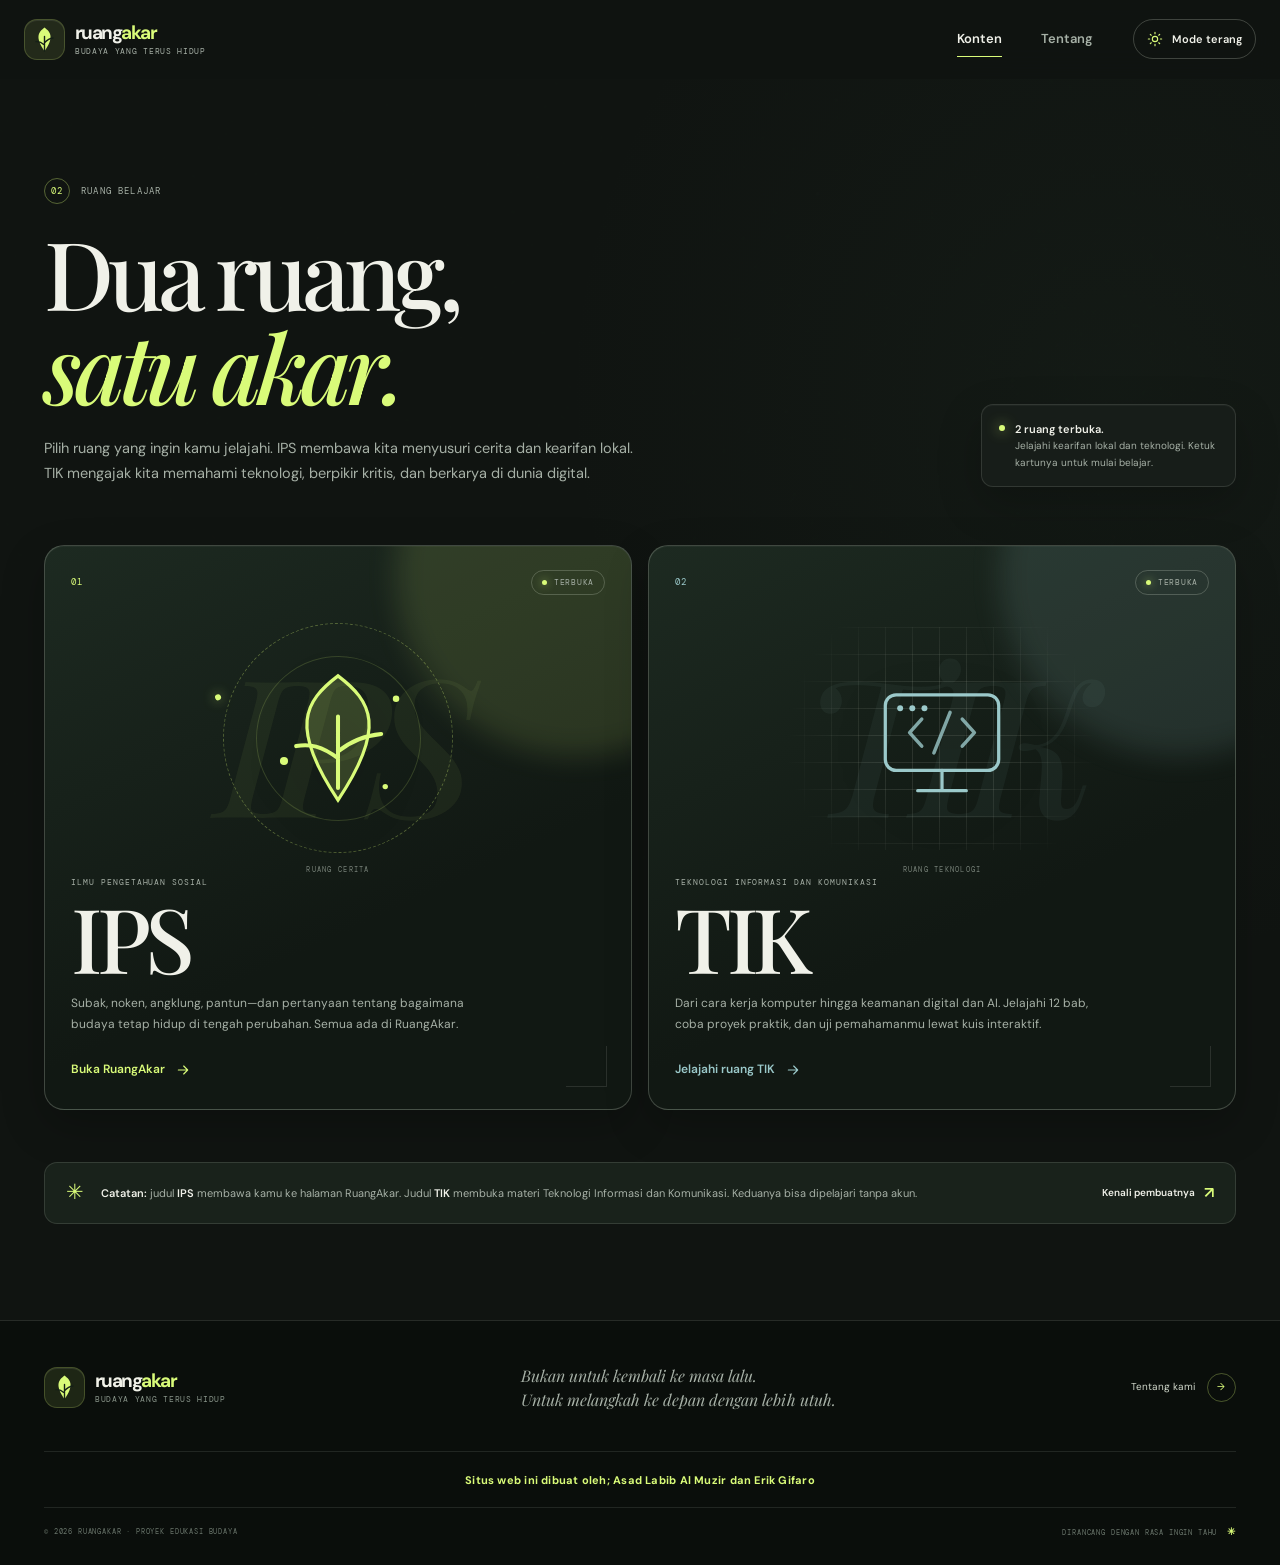
<file: content.html>
<!doctype html>
<html lang="id" data-theme="dark">
<head>
  <meta charset="utf-8">
  <meta name="viewport" content="width=device-width, initial-scale=1">
  <meta name="theme-color" content="#101411">
  <meta name="description" content="Dua ruang belajar RuangAkar: IPS untuk menjelajahi kearifan lokal dan TIK untuk memahami komputer, internet, data, serta dunia digital.">
  <title>Konten — RuangAkar</title>
  <link rel="icon" href="data:image/svg+xml,%3Csvg xmlns='http://www.w3.org/2000/svg' viewBox='0 0 64 64'%3E%3Crect width='64' height='64' rx='18' fill='%231b241e'/%3E%3Cpath d='M32 10c12 9 17 18 0 43C15 28 20 19 32 10Z' fill='%23d9fb79'/%3E%3Cpath d='M32 51V25m0 11c-6-5-10-6-15-5m15 1c5-5 10-7 15-7' fill='none' stroke='%23101411' stroke-width='2.7' stroke-linecap='round'/%3E%3C/svg%3E">
  <link rel="stylesheet" href="styles.css?v=2">
  <link rel="stylesheet" href="pages.css?v=3">
  <script>document.documentElement.classList.add('has-js');</script>
  <script src="tautan.js?v=2" defer></script>
  <script src="script.js?v=3" defer></script>
</head>
<body class="page-content">
  <a class="skip-link" href="#konten">Lewati ke konten utama</a>

  <header class="site-header" id="atas">
    <div class="nav-shell">
      <a class="brand" href="index.html" aria-label="RuangAkar, kembali ke beranda">
        <span class="brand-mark" aria-hidden="true">
          <svg viewBox="0 0 40 40" fill="none">
            <path d="M20 4.5c8.5 6.4 12.1 12.9 0 30.8C7.9 17.4 11.5 10.9 20 4.5Z" fill="currentColor"/>
            <path d="M20 35V16m0 11c-4.5-3.8-7.3-4.7-11-4.2m11 1.3c3.9-4.3 7.1-5.8 11-6.1" stroke="#152017" stroke-width="1.8" stroke-linecap="round"/>
          </svg>
        </span>
        <span class="brand-word">ruang<span>akar</span><small>budaya yang terus hidup</small></span>
      </a>

      <button class="mobile-menu-toggle" type="button" aria-label="Buka menu" aria-expanded="false" aria-controls="primary-nav">
        <svg class="icon icon-menu" viewBox="0 0 24 24" aria-hidden="true"><path d="M4 7h16M4 12h16M4 17h16"/></svg>
        <svg class="icon icon-close" viewBox="0 0 24 24" aria-hidden="true"><path d="m6 6 12 12M18 6 6 18"/></svg>
      </button>

      <nav class="primary-nav" id="primary-nav" aria-label="Navigasi utama">
        <a href="content.html" class="is-current" aria-current="page">Konten</a>
        <a href="about.html">Tentang</a>
        <button class="theme-toggle" type="button" aria-label="Ganti ke mode terang" title="Ganti tema">
          <svg class="icon icon-sun" viewBox="0 0 24 24" aria-hidden="true"><circle cx="12" cy="12" r="4"/><path d="M12 2v2m0 16v2M4.93 4.93l1.42 1.42m11.3 11.3 1.42 1.42M2 12h2m16 0h2M4.93 19.07l1.42-1.42m11.3-11.3 1.42-1.42"/></svg>
          <svg class="icon icon-moon" viewBox="0 0 24 24" aria-hidden="true"><path d="M20.2 15.4A8.6 8.6 0 0 1 8.6 3.8 8.7 8.7 0 1 0 20.2 15.4Z"/></svg>
          <span class="theme-label">Mode terang</span>
        </button>
      </nav>
    </div>
  </header>

  <main id="konten" class="page-main content-page">
    <section class="content-hero section" aria-labelledby="content-title">
      <div class="content-hero-copy" data-reveal>
        <p class="section-kicker"><span class="kicker-number">02</span><span>RUANG BELAJAR</span></p>
        <h1 id="content-title">Dua ruang,<br><em>satu akar.</em></h1>
        <p class="content-hero-lead">Pilih ruang yang ingin kamu jelajahi. IPS membawa kita menyusuri cerita dan kearifan lokal. TIK mengajak kita memahami teknologi, berpikir kritis, dan berkarya di dunia digital.</p>
      </div>
      <div class="content-hero-note" data-reveal>
        <span class="live-dot" aria-hidden="true"></span>
        <p><b>2 ruang terbuka.</b><br>Jelajahi kearifan lokal dan teknologi. Ketuk kartunya untuk mulai belajar.</p>
      </div>
    </section>

    <section class="subject-grid section" aria-label="Pilihan ruang belajar">
      <a class="subject-card subject-ips" href="index.html?dari=ips" data-reveal aria-label="IPS — buka halaman RuangAkar">
        <div class="subject-top">
          <span class="subject-index">01</span>
          <span class="subject-status"><span class="live-dot" aria-hidden="true"></span>Terbuka</span>
        </div>

        <div class="subject-art" aria-hidden="true">
          <span class="subject-ghost">IPS</span>
          <span class="subject-orbit"></span>
          <span class="subject-orbit orbit-small"></span>
          <svg class="subject-emblem" viewBox="0 0 120 120" fill="none">
            <path d="M60 14c25 19 36 38 0 92C24 52 35 33 60 14Z" fill="currentColor" opacity=".17"/>
            <path d="M60 97V44m0 31c-12-9-21-11-31-9m31 4c11-9 21-12 32-13" stroke="currentColor" stroke-width="3" stroke-linecap="round"/>
            <path d="M60 14c25 19 36 38 0 92C24 52 35 33 60 14Z" stroke="currentColor" stroke-width="2.4"/>
            <circle cx="20" cy="77" r="3" fill="currentColor"/>
            <circle cx="103" cy="31" r="2.4" fill="currentColor"/>
            <circle cx="95" cy="96" r="2" fill="currentColor"/>
          </svg>
          <span class="subject-caption">RUANG CERITA</span>
        </div>

        <div class="subject-body">
          <p class="subject-label">Ilmu Pengetahuan Sosial</p>
          <h2>IPS</h2>
          <p class="subject-desc">Subak, noken, angklung, pantun—dan pertanyaan tentang bagaimana budaya tetap hidup di tengah perubahan. Semua ada di RuangAkar.</p>
          <span class="subject-cta">Buka RuangAkar <svg class="icon" viewBox="0 0 24 24" aria-hidden="true"><path d="M5 12h14m-6-6 6 6-6 6"/></svg></span>
        </div>
      </a>

      <a class="subject-card subject-tik" href="tik.html" data-reveal aria-label="TIK — belajar Teknologi Informasi dan Komunikasi">
        <div class="subject-top">
          <span class="subject-index">02</span>
          <span class="subject-status"><span class="live-dot" aria-hidden="true"></span>Terbuka</span>
        </div>

        <div class="subject-art" aria-hidden="true">
          <span class="subject-ghost">TIK</span>
          <span class="pixel-grid"></span>
          <svg class="subject-emblem" viewBox="0 0 120 120" fill="none">
            <rect x="18" y="28" width="84" height="56" rx="8" stroke="currentColor" stroke-width="2.4"/>
            <path d="M42 99h36M60 84v15" stroke="currentColor" stroke-width="2.4" stroke-linecap="round"/>
            <path d="m45 46-9 10 9 10m30-20 9 10-9 10m-9-25-12 30" stroke="currentColor" stroke-width="2.6" stroke-linecap="round" stroke-linejoin="round" opacity=".8"/>
            <circle cx="29" cy="38" r="2.2" fill="currentColor"/>
            <circle cx="38" cy="38" r="2.2" fill="currentColor"/>
            <circle cx="47" cy="38" r="2.2" fill="currentColor"/>
          </svg>
          <span class="subject-caption">RUANG TEKNOLOGI</span>
        </div>

        <div class="subject-body">
          <p class="subject-label">Teknologi Informasi dan Komunikasi</p>
          <h2>TIK</h2>
          <p class="subject-desc">Dari cara kerja komputer hingga keamanan digital dan AI. Jelajahi 12 bab, coba proyek praktik, dan uji pemahamanmu lewat kuis interaktif.</p>
          <span class="subject-cta">Jelajahi ruang TIK <svg class="icon" viewBox="0 0 24 24" aria-hidden="true"><path d="M5 12h14m-6-6 6 6-6 6"/></svg></span>
        </div>
      </a>
    </section>

    <section class="content-footnote section" data-reveal aria-label="Catatan konten">
      <span class="content-footnote-mark" aria-hidden="true">✳</span>
      <p><b>Catatan:</b> judul <b>IPS</b> membawa kamu ke halaman RuangAkar. Judul <b>TIK</b> membuka materi Teknologi Informasi dan Komunikasi. Keduanya bisa dipelajari tanpa akun.</p>
      <a class="text-link" href="about.html">Kenali pembuatnya <span aria-hidden="true">↗</span></a>
    </section>
  </main>

  <footer class="site-footer">
    <div class="footer-main section">
      <a class="brand footer-brand" href="index.html" aria-label="RuangAkar, kembali ke beranda">
        <span class="brand-mark" aria-hidden="true"><svg viewBox="0 0 40 40" fill="none"><path d="M20 4.5c8.5 6.4 12.1 12.9 0 30.8C7.9 17.4 11.5 10.9 20 4.5Z" fill="currentColor"/><path d="M20 35V16m0 11c-4.5-3.8-7.3-4.7-11-4.2m11 1.3c3.9-4.3 7.1-5.8 11-6.1" stroke="#152017" stroke-width="1.8" stroke-linecap="round"/></svg></span>
        <span class="brand-word">ruang<span>akar</span><small>budaya yang terus hidup</small></span>
      </a>
      <p class="footer-thought">Bukan untuk kembali ke masa lalu.<br>Untuk melangkah ke depan dengan lebih utuh.</p>
      <a class="back-top" href="about.html">Tentang kami <span aria-hidden="true">→</span></a>
    </div>
    <section class="creator-credit section" aria-label="Kredit pembuat situs">
      <p><strong>Situs web ini dibuat oleh; Asad Labib Al Muzir dan Erik Gifaro</strong></p>
    </section>
    <div class="footer-bottom section"><span>© 2026 RUANGAKAR · PROYEK EDUKASI BUDAYA</span><span>DIRANCANG DENGAN RASA INGIN TAHU <b>✳</b></span></div>
  </footer>
</body>
</html>
</file>
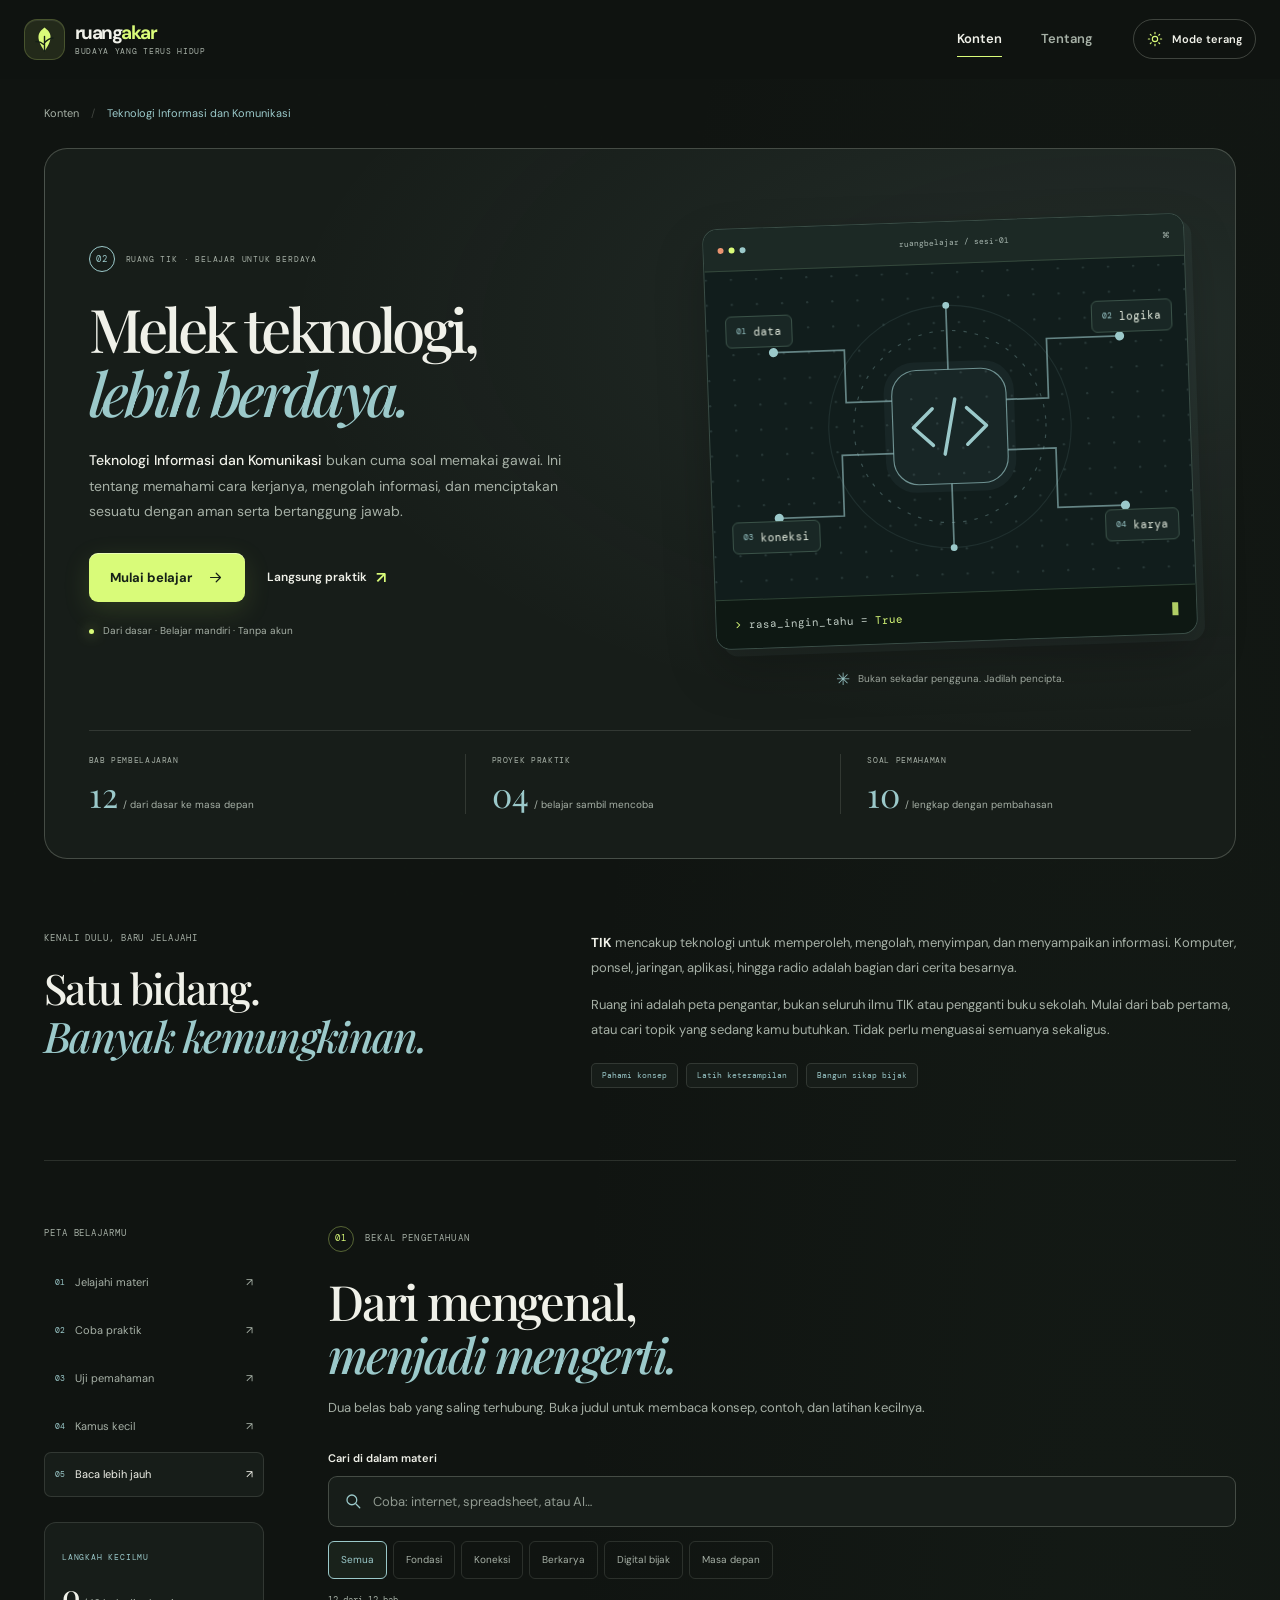
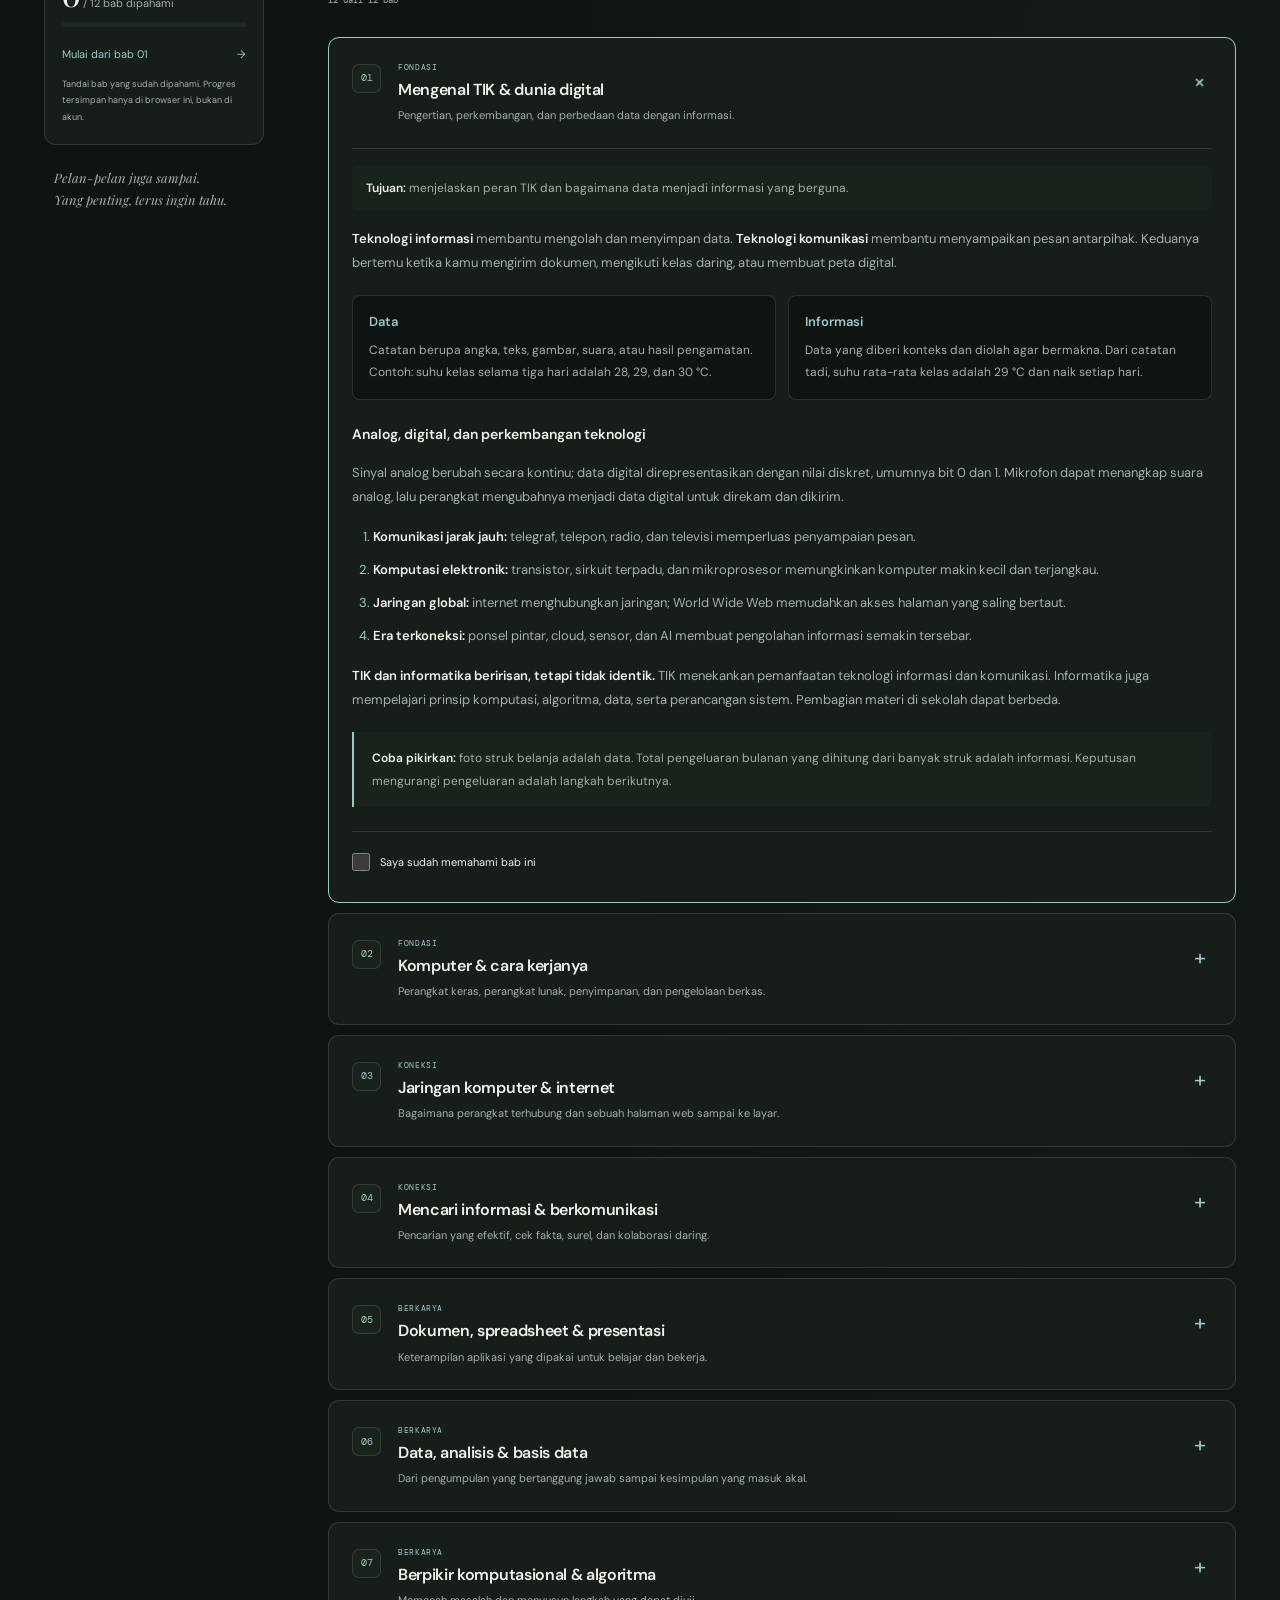
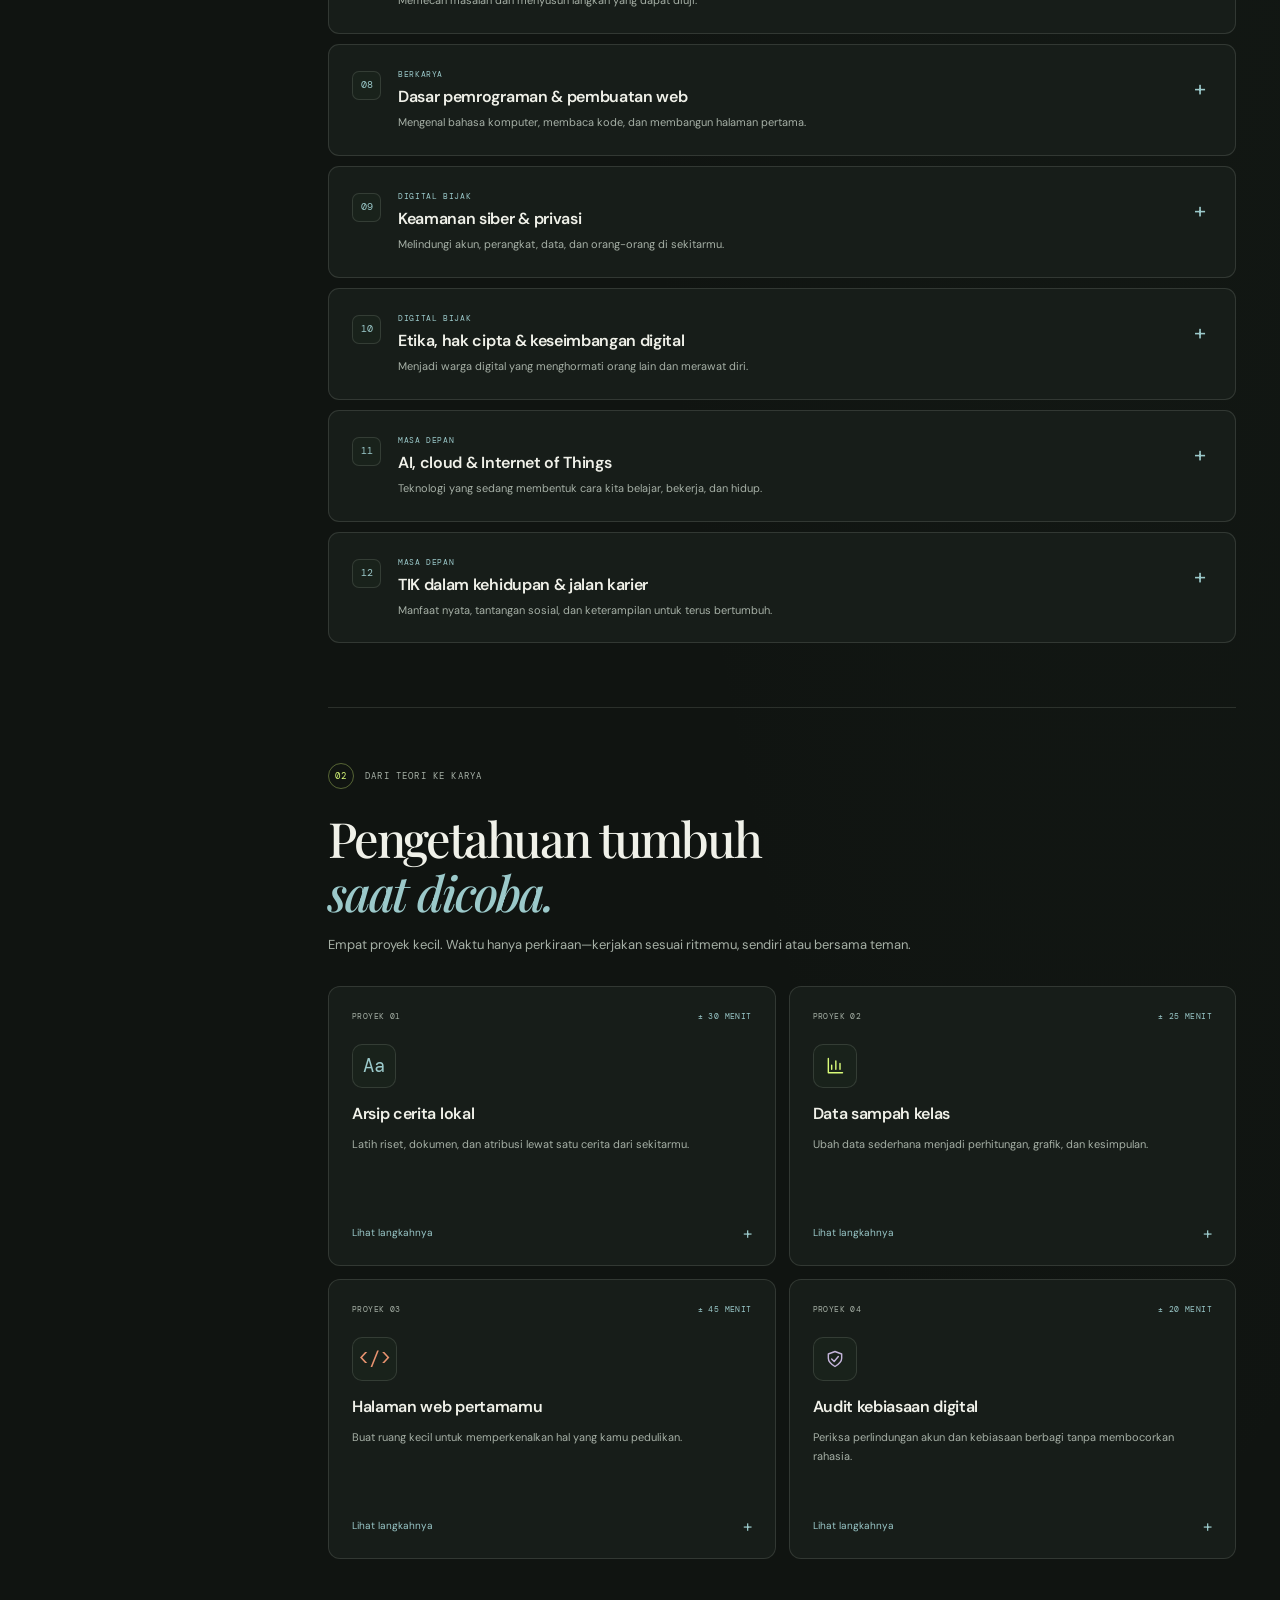
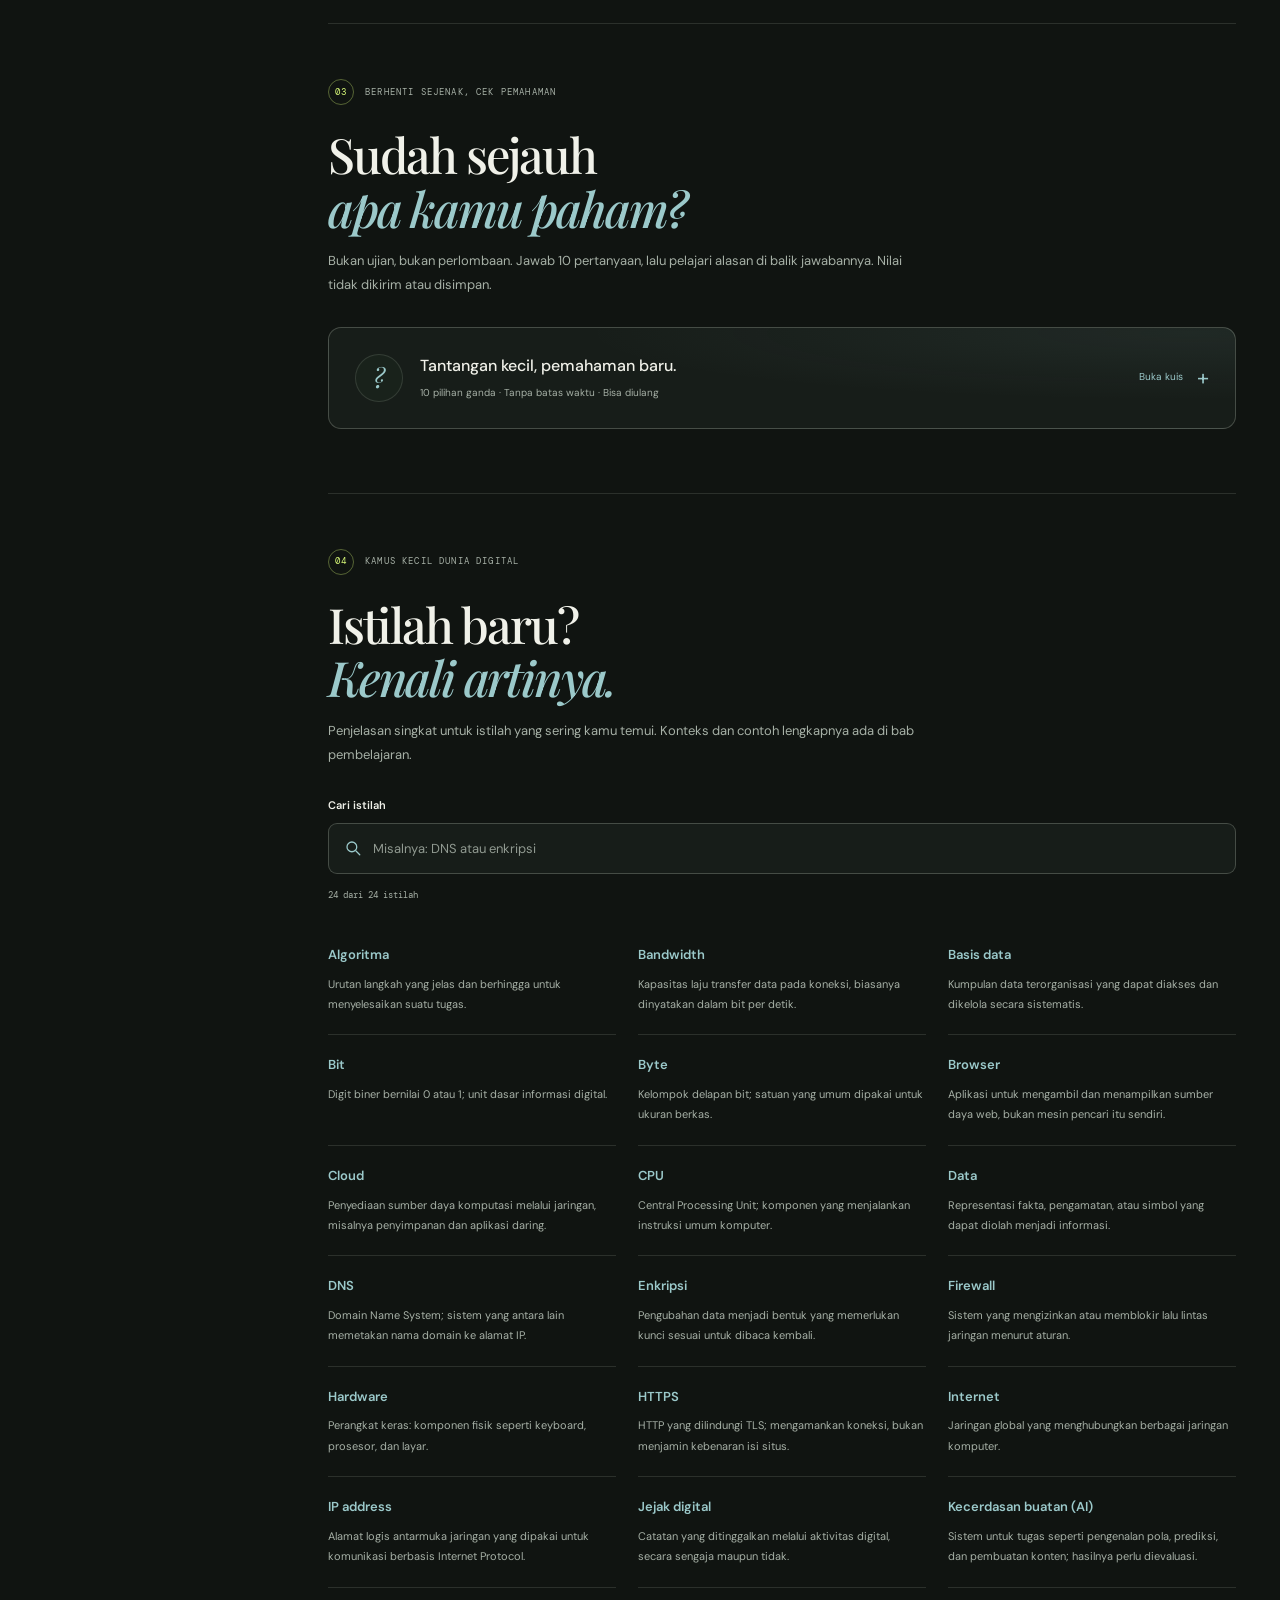
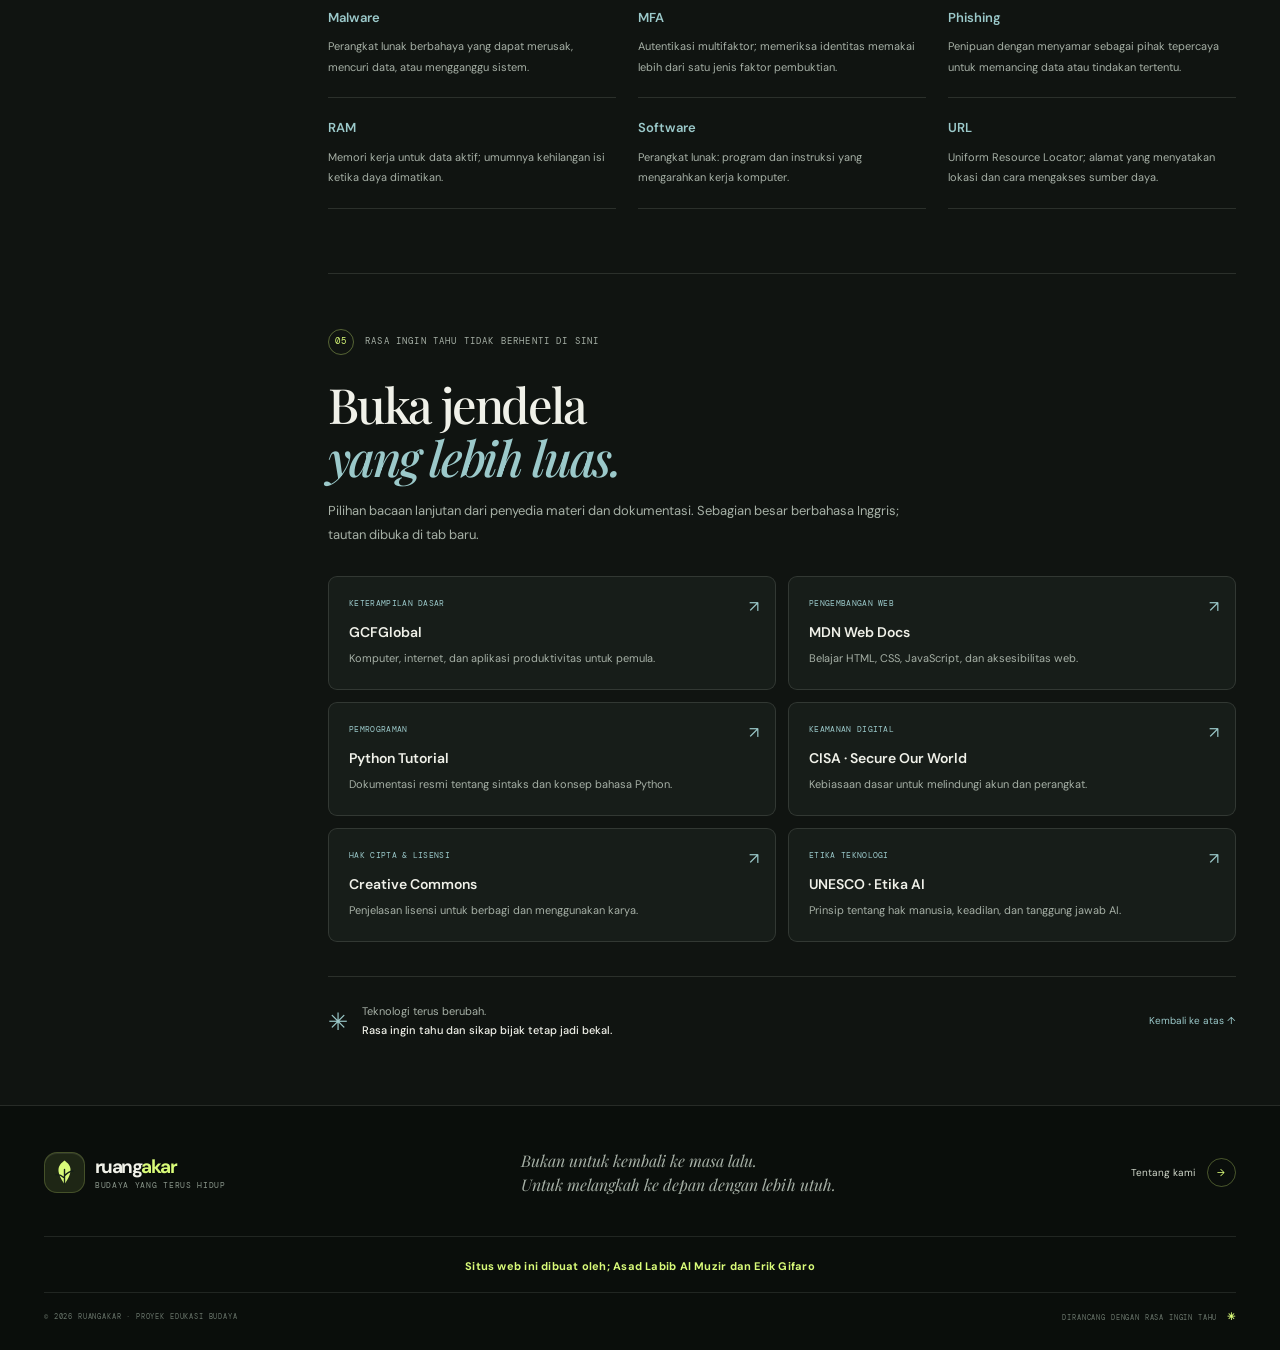
<file: tik.html>
<!doctype html>
<html lang="id" data-theme="dark">
<head>
  <meta charset="utf-8">
  <meta name="viewport" content="width=device-width, initial-scale=1">
  <meta name="theme-color" content="#101411">
  <meta name="description" content="Belajar Teknologi Informasi dan Komunikasi di RuangAkar: 12 bab tentang komputer, internet, data, pemrograman, keamanan digital, dan AI, dengan praktik, glosarium, serta kuis.">
  <title>TIK — Teknologi Informasi dan Komunikasi — RuangAkar</title>
  <link rel="icon" href="data:image/svg+xml,%3Csvg xmlns='http://www.w3.org/2000/svg' viewBox='0 0 64 64'%3E%3Crect width='64' height='64' rx='18' fill='%231b241e'/%3E%3Cpath d='M32 10c12 9 17 18 0 43C15 28 20 19 32 10Z' fill='%23d9fb79'/%3E%3Cpath d='M32 51V25m0 11c-6-5-10-6-15-5m15 1c5-5 10-7 15-7' fill='none' stroke='%23101411' stroke-width='2.7' stroke-linecap='round'/%3E%3C/svg%3E">
  <link rel="stylesheet" href="styles.css?v=2">
  <link rel="stylesheet" href="pages.css?v=3">
  <link rel="stylesheet" href="tik.css?v=1">
  <script>document.documentElement.classList.add('has-js');</script>
  <script src="tautan.js?v=2" defer></script>
  <script src="script.js?v=3" defer></script>
  <script src="tik.js?v=1" defer></script>
</head>
<body class="page-tik" id="atas">
  <a class="skip-link" href="#konten">Lewati ke konten utama</a>

  <header class="site-header">
    <div class="nav-shell">
      <a class="brand" href="index.html" aria-label="RuangAkar, kembali ke beranda">
        <span class="brand-mark" aria-hidden="true">
          <svg viewBox="0 0 40 40" fill="none">
            <path d="M20 4.5c8.5 6.4 12.1 12.9 0 30.8C7.9 17.4 11.5 10.9 20 4.5Z" fill="currentColor"/>
            <path d="M20 35V16m0 11c-4.5-3.8-7.3-4.7-11-4.2m11 1.3c3.9-4.3 7.1-5.8 11-6.1" stroke="#152017" stroke-width="1.8" stroke-linecap="round"/>
          </svg>
        </span>
        <span class="brand-word">ruang<span>akar</span><small>budaya yang terus hidup</small></span>
      </a>

      <button class="mobile-menu-toggle" type="button" aria-label="Buka menu" aria-expanded="false" aria-controls="primary-nav">
        <svg class="icon icon-menu" viewBox="0 0 24 24" aria-hidden="true"><path d="M4 7h16M4 12h16M4 17h16"/></svg>
        <svg class="icon icon-close" viewBox="0 0 24 24" aria-hidden="true"><path d="m6 6 12 12M18 6 6 18"/></svg>
      </button>

      <nav class="primary-nav" id="primary-nav" aria-label="Navigasi utama">
        <a href="content.html" class="is-current">Konten</a>
        <a href="about.html">Tentang</a>
        <button class="theme-toggle" type="button" aria-label="Ganti ke mode terang" title="Ganti tema">
          <svg class="icon icon-sun" viewBox="0 0 24 24" aria-hidden="true"><circle cx="12" cy="12" r="4"/><path d="M12 2v2m0 16v2M4.93 4.93l1.42 1.42m11.3 11.3 1.42 1.42M2 12h2m16 0h2M4.93 19.07l1.42-1.42m11.3-11.3 1.42-1.42"/></svg>
          <svg class="icon icon-moon" viewBox="0 0 24 24" aria-hidden="true"><path d="M20.2 15.4A8.6 8.6 0 0 1 8.6 3.8 8.7 8.7 0 1 0 20.2 15.4Z"/></svg>
          <span class="theme-label">Mode terang</span>
        </button>
      </nav>
    </div>
  </header>

  <main id="konten" class="tik-page">
    <nav class="tik-breadcrumb section" aria-label="Jejak navigasi">
      <a href="content.html">Konten</a><span aria-hidden="true">/</span><span aria-current="page">Teknologi Informasi dan Komunikasi</span>
    </nav>

    <section class="tik-hero section" aria-labelledby="tik-title">
      <div class="tik-hero-copy">
        <p class="section-kicker"><span class="kicker-number">02</span><span>RUANG TIK · BELAJAR UNTUK BERDAYA</span></p>
        <h1 id="tik-title">Melek teknologi,<br><em>lebih berdaya.</em></h1>
        <p class="tik-hero-lead"><strong>Teknologi Informasi dan Komunikasi</strong> bukan cuma soal memakai gawai. Ini tentang memahami cara kerjanya, mengolah informasi, dan menciptakan sesuatu dengan aman serta bertanggung jawab.</p>
        <div class="tik-hero-actions">
          <a class="button button-primary" href="#materi">Mulai belajar <svg class="icon" viewBox="0 0 24 24" aria-hidden="true"><path d="M5 12h14m-6-6 6 6-6 6"/></svg></a>
          <a class="text-link" href="#praktik">Langsung praktik <span aria-hidden="true">↗</span></a>
        </div>
        <p class="tik-hero-note"><span class="live-dot" aria-hidden="true"></span>Dari dasar · Belajar mandiri · Tanpa akun</p>
      </div>

      <figure class="tik-visual">
        <div class="tik-window" aria-hidden="true">
          <div class="tik-window-bar"><span class="tik-window-dots"><i></i><i></i><i></i></span><span>ruangbelajar / sesi-01</span><span>⌘</span></div>
          <div class="tik-circuit">
            <svg viewBox="0 0 420 274" fill="none">
              <defs><pattern id="tik-grid" width="22" height="22" patternUnits="userSpaceOnUse"><circle cx="1" cy="1" r="1" fill="currentColor" opacity=".16"/></pattern></defs>
              <rect width="420" height="274" fill="url(#tik-grid)"/>
              <circle cx="210" cy="136" r="106" stroke="currentColor" opacity=".1"/>
              <circle cx="210" cy="136" r="84" stroke="currentColor" stroke-dasharray="3 7" opacity=".3"/>
              <g stroke="currentColor" stroke-width="1.5" opacity=".6"><path d="M160 112h-40V66H58m202 48h37V62h64M160 158h-45v53H58m202-53h42v52h59M210 86V30m0 156v56"/></g>
              <g fill="currentColor"><circle cx="58" cy="66" r="4"/><circle cx="361" cy="62" r="4"/><circle cx="58" cy="211" r="4"/><circle cx="361" cy="210" r="4"/><circle cx="210" cy="30" r="3"/><circle cx="210" cy="242" r="3"/></g>
              <rect x="153" y="79" width="114" height="114" rx="27" fill="currentColor" opacity=".05"/>
              <rect x="160" y="86" width="100" height="100" rx="22" stroke="currentColor" opacity=".65"/>
              <path d="m195 120-17 16 17 16m30-32 17 16-17 16m-10-40-10 48" stroke="currentColor" stroke-width="3" stroke-linecap="round" stroke-linejoin="round"/>
            </svg>
            <span class="tik-node tik-node-one">01 <b>data</b></span>
            <span class="tik-node tik-node-two">02 <b>logika</b></span>
            <span class="tik-node tik-node-three">03 <b>koneksi</b></span>
            <span class="tik-node tik-node-four">04 <b>karya</b></span>
          </div>
          <div class="tik-terminal"><span>&gt;</span> rasa_ingin_tahu = <b>True</b><i></i></div>
        </div>
        <figcaption><span aria-hidden="true">✳</span> Bukan sekadar pengguna. Jadilah pencipta.</figcaption>
      </figure>

      <dl class="tik-hero-stats">
        <div><dt>Bab pembelajaran</dt><dd>12<span> / dari dasar ke masa depan</span></dd></div>
        <div><dt>Proyek praktik</dt><dd>04<span> / belajar sambil mencoba</span></dd></div>
        <div><dt>Soal pemahaman</dt><dd>10<span> / lengkap dengan pembahasan</span></dd></div>
      </dl>
    </section>

    <section class="tik-intro section" aria-labelledby="tik-intro-title">
      <div>
        <p class="tik-eyebrow">KENALI DULU, BARU JELAJAHI</p>
        <h2 id="tik-intro-title">Satu bidang.<br><em>Banyak kemungkinan.</em></h2>
      </div>
      <div class="tik-intro-copy">
        <p><strong>TIK</strong> mencakup teknologi untuk memperoleh, mengolah, menyimpan, dan menyampaikan informasi. Komputer, ponsel, jaringan, aplikasi, hingga radio adalah bagian dari cerita besarnya.</p>
        <p>Ruang ini adalah peta pengantar, bukan seluruh ilmu TIK atau pengganti buku sekolah. Mulai dari bab pertama, atau cari topik yang sedang kamu butuhkan. Tidak perlu menguasai semuanya sekaligus.</p>
        <div class="tik-learning-goals"><span>Pahami konsep</span><span>Latih keterampilan</span><span>Bangun sikap bijak</span></div>
      </div>
    </section>

    <div class="tik-learning-layout section">
      <aside class="tik-sidebar" aria-label="Panduan belajar TIK">
        <div class="tik-sidebar-inner">
          <p class="tik-eyebrow">PETA BELAJARMU</p>
          <nav class="tik-study-nav" aria-label="Daftar isi TIK">
            <a href="#materi"><span>01</span> Jelajahi materi <span aria-hidden="true">↗</span></a>
            <a href="#praktik"><span>02</span> Coba praktik <span aria-hidden="true">↗</span></a>
            <a href="#kuis"><span>03</span> Uji pemahaman <span aria-hidden="true">↗</span></a>
            <a href="#glosarium"><span>04</span> Kamus kecil <span aria-hidden="true">↗</span></a>
            <a href="#rujukan"><span>05</span> Baca lebih jauh <span aria-hidden="true">↗</span></a>
          </nav>
          <div class="tik-progress-card" data-tik-interactive hidden>
            <span class="tik-eyebrow">LANGKAH KECILMU</span>
            <p id="tik-progress-count" role="status" aria-live="polite"><strong>0</strong> / 12 bab dipahami</p>
            <progress id="tik-progress" max="12" value="0" aria-label="Progres bab yang dipahami">0 dari 12 bab</progress>
            <a id="tik-continue" href="#bab-01">Mulai dari bab 01 <span aria-hidden="true">→</span></a>
            <p id="tik-storage-note">Tandai bab yang sudah dipahami. Progres tersimpan hanya di browser ini, bukan di akun.</p>
          </div>
          <p class="tik-sidebar-note">Pelan-pelan juga sampai.<br>Yang penting, terus ingin tahu.</p>
        </div>
      </aside>

      <div class="tik-learning-content">
        <section class="tik-block" id="materi" aria-labelledby="materi-title">
          <div class="tik-section-heading">
            <p class="section-kicker"><span class="kicker-number">01</span><span>BEKAL PENGETAHUAN</span></p>
            <h2 id="materi-title">Dari mengenal,<br><em>menjadi mengerti.</em></h2>
            <p>Dua belas bab yang saling terhubung. Buka judul untuk membaca konsep, contoh, dan latihan kecilnya.</p>
          </div>

          <div class="tik-material-tools" data-tik-interactive hidden>
            <label class="tik-search-label" for="tik-search">Cari di dalam materi</label>
            <div class="tik-search-box">
              <svg class="icon" viewBox="0 0 24 24" aria-hidden="true"><circle cx="10.5" cy="10.5" r="6.5"/><path d="m16 16 5 5"/></svg>
              <input id="tik-search" type="search" placeholder="Coba: internet, spreadsheet, atau AI…" autocomplete="off" aria-controls="tik-modules">
            </div>
            <div class="tik-filters" role="group" aria-label="Filter kelompok materi">
              <button type="button" data-tik-filter="all" aria-pressed="true">Semua</button>
              <button type="button" data-tik-filter="fondasi" aria-pressed="false">Fondasi</button>
              <button type="button" data-tik-filter="koneksi" aria-pressed="false">Koneksi</button>
              <button type="button" data-tik-filter="karya" aria-pressed="false">Berkarya</button>
              <button type="button" data-tik-filter="aman" aria-pressed="false">Digital bijak</button>
              <button type="button" data-tik-filter="masa-depan" aria-pressed="false">Masa depan</button>
            </div>
            <div class="tik-search-meta"><p id="tik-material-count" role="status" aria-live="polite">12 dari 12 bab</p><button class="tik-plain-button" id="tik-reset-filter" type="button" hidden>Hapus pencarian &amp; filter</button></div>
          </div>
          <noscript><p class="tik-callout">Semua materi tetap bisa dibaca. Aktifkan JavaScript untuk pencarian, penyimpanan progres, dan penilaian kuis.</p></noscript>
          <div class="tik-empty" id="tik-material-empty" hidden><span aria-hidden="true">⌕</span><h3>Topiknya belum ditemukan.</h3><p>Coba kata yang lebih singkat, kelompok lain, atau hapus pencarian dan filter di atas.</p></div>

          <div class="tik-modules" id="tik-modules">
            <details class="tik-module" id="bab-01" data-category="fondasi" data-keywords="pengertian sejarah ict informasi analog digital teknologi komunikasi informatika" open>
              <summary><span class="tik-module-number">01</span><span class="tik-module-heading"><span class="tik-module-category">FONDASI</span><span class="tik-module-title" role="heading" aria-level="3">Mengenal TIK &amp; dunia digital</span><span class="tik-module-description">Pengertian, perkembangan, dan perbedaan data dengan informasi.</span></span><span class="tik-module-toggle" aria-hidden="true">+</span></summary>
              <div class="tik-module-body">
                <p class="tik-objective"><b>Tujuan:</b> menjelaskan peran TIK dan bagaimana data menjadi informasi yang berguna.</p>
                <p><strong>Teknologi informasi</strong> membantu mengolah dan menyimpan data. <strong>Teknologi komunikasi</strong> membantu menyampaikan pesan antarpihak. Keduanya bertemu ketika kamu mengirim dokumen, mengikuti kelas daring, atau membuat peta digital.</p>
                <div class="tik-concept-grid">
                  <div><h4>Data</h4><p>Catatan berupa angka, teks, gambar, suara, atau hasil pengamatan. Contoh: suhu kelas selama tiga hari adalah 28, 29, dan 30 °C.</p></div>
                  <div><h4>Informasi</h4><p>Data yang diberi konteks dan diolah agar bermakna. Dari catatan tadi, suhu rata-rata kelas adalah 29 °C dan naik setiap hari.</p></div>
                </div>
                <h4>Analog, digital, dan perkembangan teknologi</h4>
                <p>Sinyal analog berubah secara kontinu; data digital direpresentasikan dengan nilai diskret, umumnya bit 0 dan 1. Mikrofon dapat menangkap suara analog, lalu perangkat mengubahnya menjadi data digital untuk direkam dan dikirim.</p>
                <ol class="tik-timeline"><li><b>Komunikasi jarak jauh:</b> telegraf, telepon, radio, dan televisi memperluas penyampaian pesan.</li><li><b>Komputasi elektronik:</b> transistor, sirkuit terpadu, dan mikroprosesor memungkinkan komputer makin kecil dan terjangkau.</li><li><b>Jaringan global:</b> internet menghubungkan jaringan; World Wide Web memudahkan akses halaman yang saling bertaut.</li><li><b>Era terkoneksi:</b> ponsel pintar, cloud, sensor, dan AI membuat pengolahan informasi semakin tersebar.</li></ol>
                <p><strong>TIK dan informatika beririsan, tetapi tidak identik.</strong> TIK menekankan pemanfaatan teknologi informasi dan komunikasi. Informatika juga mempelajari prinsip komputasi, algoritma, data, serta perancangan sistem. Pembagian materi di sekolah dapat berbeda.</p>
                <div class="tik-callout"><b>Coba pikirkan:</b> foto struk belanja adalah data. Total pengeluaran bulanan yang dihitung dari banyak struk adalah informasi. Keputusan mengurangi pengeluaran adalah langkah berikutnya.</div>
                <label class="tik-complete" data-tik-interactive hidden><input type="checkbox" data-tik-complete="bab-01"><span>Saya sudah memahami bab ini</span></label>
              </div>
            </details>

            <details class="tik-module" id="bab-02" data-category="fondasi" data-keywords="hardware software brainware cpu ram rom gpu ssd hdd sistem operasi file folder biner bit byte kib mib perangkat keras lunak troubleshooting">
              <summary><span class="tik-module-number">02</span><span class="tik-module-heading"><span class="tik-module-category">FONDASI</span><span class="tik-module-title" role="heading" aria-level="3">Komputer &amp; cara kerjanya</span><span class="tik-module-description">Perangkat keras, perangkat lunak, penyimpanan, dan pengelolaan berkas.</span></span><span class="tik-module-toggle" aria-hidden="true">+</span></summary>
              <div class="tik-module-body">
                <p class="tik-objective"><b>Tujuan:</b> mengenali bagian komputer dan mengelola berkas dengan tertib.</p>
                <p>Sistem komputer melibatkan <strong>hardware</strong> (perangkat fisik), <strong>software</strong> (instruksi atau program), dan manusia yang menggunakannya, yang sering disebut <strong>brainware</strong> dalam materi pengantar.</p>
                <ol class="tik-flow"><li><b>Input</b><span>Keyboard, kamera, sensor</span></li><li><b>Proses</b><span>CPU menjalankan instruksi</span></li><li><b>Output</b><span>Layar, printer, pengeras suara</span></li><li><b>Penyimpanan</b><span>Berkas disimpan untuk dipakai lagi</span></li></ol>
                <div class="tik-table-wrap" role="region" aria-label="Perbandingan komponen komputer" tabindex="0"><table><caption>Kenali komponen utamanya</caption><thead><tr><th scope="col">Komponen</th><th scope="col">Fungsi</th><th scope="col">Yang perlu diingat</th></tr></thead><tbody><tr><th scope="row">CPU</th><td>Menjalankan instruksi dan mengendalikan banyak proses.</td><td>Performa tidak ditentukan kecepatan clock saja.</td></tr><tr><th scope="row">RAM</th><td>Menampung data kerja yang sedang dipakai.</td><td>Umumnya kehilangan isinya ketika daya mati.</td></tr><tr><th scope="row">SSD / HDD</th><td>Menyimpan sistem, aplikasi, dan berkas.</td><td>Data tetap tersimpan tanpa daya; tetap perlu cadangan.</td></tr><tr><th scope="row">GPU</th><td>Memproses grafis dan komputasi paralel tertentu.</td><td>Bisa terintegrasi atau berupa kartu terpisah.</td></tr><tr><th scope="row">ROM / flash firmware</th><td>Menyimpan instruksi dasar perangkat.</td><td>Firmware modern sering dapat diperbarui.</td></tr></tbody></table></div>
                <h4>Sistem operasi dan aplikasi</h4>
                <p>Windows, macOS, GNU/Linux, Android, dan iOS adalah contoh sistem operasi: pengelola perangkat, memori, berkas, dan akses pengguna. Browser, pengolah kata, serta editor gambar adalah aplikasi. Driver membantu sistem berkomunikasi dengan perangkat tertentu.</p>
                <h4>Bit, byte, dan nama berkas</h4>
                <ul><li><strong>1 byte = 8 bit.</strong> Dalam satuan desimal, 1 kB = 1.000 byte dan 1 MB = 1.000.000 byte. Dalam satuan biner, 1 KiB = 1.024 byte dan 1 MiB = 1.048.576 byte. Label pada perangkat lunak kadang berbeda.</li><li><strong>Format berkas:</strong> <code>.txt</code> untuk teks biasa, <code>.pdf</code> untuk dokumen, <code>.jpg</code>/<code>.png</code> untuk gambar, <code>.mp3</code> untuk audio, dan <code>.csv</code> untuk data tabular. Mengganti ekstensi tidak otomatis mengonversi isi berkas.</li><li><strong>Folder yang jelas:</strong> gunakan struktur seperti <code>Tugas/TIK/Proyek-01/</code> dan nama <code>laporan-v02.pdf</code>. Simpan cadangan sebelum memindahkan atau menghapus berkas.</li></ul>
                <div class="tik-callout"><b>Jika perangkat bermasalah:</b> catat pesan kesalahan, simpan pekerjaan, periksa daya/kabel dan ruang penyimpanan, lalu coba mulai ulang dengan aman. Jangan membongkar perangkat listrik atau memasang aplikasi “pembersih” yang tidak tepercaya.</div>
                <label class="tik-complete" data-tik-interactive hidden><input type="checkbox" data-tik-complete="bab-02"><span>Saya sudah memahami bab ini</span></label>
              </div>
            </details>

            <details class="tik-module" id="bab-03" data-category="koneksi" data-keywords="internet intranet lan wan wlan wifi wi-fi router switch modem dns ip tcp http https bandwidth latensi paket jaringan server klien">
              <summary><span class="tik-module-number">03</span><span class="tik-module-heading"><span class="tik-module-category">KONEKSI</span><span class="tik-module-title" role="heading" aria-level="3">Jaringan komputer &amp; internet</span><span class="tik-module-description">Bagaimana perangkat terhubung dan sebuah halaman web sampai ke layar.</span></span><span class="tik-module-toggle" aria-hidden="true">+</span></summary>
              <div class="tik-module-body">
                <p class="tik-objective"><b>Tujuan:</b> membedakan jaringan, internet, dan web serta memahami alur aksesnya.</p>
                <p><strong>Jaringan komputer</strong> menghubungkan perangkat agar dapat bertukar data atau berbagi sumber daya. LAN mencakup area terbatas seperti sekolah; WLAN adalah LAN nirkabel. WAN mencakup area lebih luas. <strong>Internet</strong> adalah jaringan dari banyak jaringan, sedangkan <strong>web</strong> adalah salah satu layanan yang berjalan di atasnya.</p>
                <div class="tik-concept-grid"><div><h4>Perangkat jaringan</h4><p><b>Switch</b> menghubungkan perangkat dalam jaringan lokal. <b>Router</b> meneruskan paket antarjaringan. <b>Access point</b> menyediakan akses nirkabel. <b>Modem atau ONT</b> menghubungkan sisi pengguna dengan teknologi akses penyedia layanan. Satu perangkat rumahan bisa menggabungkan beberapa fungsi.</p></div><div><h4>Aturan komunikasi</h4><p>Protokol adalah aturan pertukaran data. IP menangani pengalamatan dan pengiriman paket lintas jaringan; TCP mendukung pengiriman yang andal dan berurutan. HTTP digunakan untuk komunikasi web, sementara HTTPS melindunginya dengan TLS.</p></div></div>
                <h4>Saat kamu membuka sebuah situs</h4>
                <ol><li>Browser membaca <strong>URL</strong>, yaitu alamat sumber daya yang diminta.</li><li><strong>DNS</strong> membantu mencari alamat IP yang terkait dengan nama domain; hasilnya dapat tersimpan sementara dalam cache.</li><li>Perangkat mengirim permintaan melalui jaringan. Data dipindahkan dalam paket; koneksi HTTPS memakai perlindungan TLS.</li><li><strong>Server</strong> mengirim respons. Browser menafsirkan HTML, CSS, dan JavaScript untuk menampilkan halaman.</li></ol>
                <ul><li><strong>Wi-Fi bukan internet.</strong> Terhubung ke Wi-Fi berarti tersambung ke jaringan lokal; akses internetnya masih bisa terputus.</li><li><strong>Bandwidth</strong> adalah kapasitas laju transfer; <strong>latensi</strong> adalah waktu tunda. Mbps berarti megabit per detik, bukan megabyte per detik. Kecepatan 8 Mbps setara sekitar 1 MB/detik secara teoretis, sebelum overhead dan gangguan.</li><li><strong>Alamat IP</strong> dapat memakai IPv4 atau IPv6. Alamat privat dipakai dalam jaringan lokal; alamat publik digunakan untuk komunikasi di internet.</li></ul>
                <div class="tik-callout"><b>Uji sederhana:</b> jika Wi-Fi terhubung tetapi situs tidak terbuka, periksa apakah perangkat lain mengalami hal yang sama dan apakah hanya satu situs yang bermasalah. Jangan langsung menyimpulkan laptopnya rusak.</div>
                <label class="tik-complete" data-tik-interactive hidden><input type="checkbox" data-tik-complete="bab-03"><span>Saya sudah memahami bab ini</span></label>
              </div>
            </details>

            <details class="tik-module" id="bab-04" data-category="koneksi" data-keywords="browser mesin pencari literasi digital hoaks hoax email surel cc bcc komunikasi kolaborasi sumber fakta informasi">
              <summary><span class="tik-module-number">04</span><span class="tik-module-heading"><span class="tik-module-category">KONEKSI</span><span class="tik-module-title" role="heading" aria-level="3">Mencari informasi &amp; berkomunikasi</span><span class="tik-module-description">Pencarian yang efektif, cek fakta, surel, dan kolaborasi daring.</span></span><span class="tik-module-toggle" aria-hidden="true">+</span></summary>
              <div class="tik-module-body">
                <p class="tik-objective"><b>Tujuan:</b> menemukan sumber yang layak dipercaya dan berkomunikasi dengan jelas.</p>
                <p><strong>Browser</strong> seperti Firefox, Chrome, atau Safari adalah aplikasi untuk mengakses web. <strong>Mesin pencari</strong> membantu menemukan halaman dalam indeksnya. Posisi teratas hasil pencarian bukan jaminan kebenaran; beberapa hasil juga merupakan iklan.</p>
                <h4>Cari dengan pertanyaan yang spesifik</h4>
                <ul><li>Ganti kata terlalu umum seperti <code>sampah</code> dengan <code>cara memilah sampah organik di sekolah</code>.</li><li>Pada mesin pencari yang mendukungnya, tanda kutip mencari frasa, misalnya <code>"literasi digital"</code>; <code>site:go.id</code> membatasi domain; tanda minus mengecualikan kata.</li><li>Periksa penulis, keahlian, tanggal, tujuan penerbitan, dan bukti yang disertakan. Tanggal lama tidak selalu salah, tetapi konteksnya bisa berubah.</li><li>Baca melampaui judul. Bandingkan dengan sumber independen dan sumber asli seperti laporan penelitian, dokumen resmi, atau pernyataan lengkap.</li></ul>
                <div class="tik-callout"><b>Berhenti sebelum membagikan.</b> Klaim mengejutkan, gambar tanpa konteks, dan pesan “sebarkan sekarang” perlu diperiksa. Pencarian gambar terbalik dapat membantu menelusuri penggunaan gambar sebelumnya, tetapi bukan bukti tunggal keasliannya.</div>
                <h4>Surel dan kerja bersama</h4>
                <ul><li>Gunakan subjek jelas, salam, tujuan, konteks, dan penutup. Contoh: <code>Tugas TIK — Kelompok 2 — Permohonan masukan</code>.</li><li><strong>To</strong> untuk penerima utama; <strong>Cc</strong> untuk tembusan yang terlihat; <strong>Bcc</strong> menyembunyikan alamat penerima Bcc dari penerima lain. Periksa kembali sebelum memilih “balas semua”.</li><li>Pastikan lampiran benar, ukurannya sesuai, dan tidak berisi data pribadi yang tidak perlu.</li><li>Saat berbagi dokumen, pilih izin <strong>lihat, komentar, atau edit</strong> sesuai kebutuhan. Jangan membuka akses publik jika cukup untuk kelompok kecil.</li><li>Sepakati pembagian tugas, gunakan komentar yang sopan, dan manfaatkan riwayat versi. Jangan menyebarkan rekaman rapat atau foto teman tanpa izin.</li></ul>
                <label class="tik-complete" data-tik-interactive hidden><input type="checkbox" data-tik-complete="bab-04"><span>Saya sudah memahami bab ini</span></label>
              </div>
            </details>

            <details class="tik-module" id="bab-05" data-category="karya" data-keywords="word excel powerpoint libreoffice docs sheets slides spreadsheet sum average if rumus sel dokumen presentasi produktivitas">
              <summary><span class="tik-module-number">05</span><span class="tik-module-heading"><span class="tik-module-category">BERKARYA</span><span class="tik-module-title" role="heading" aria-level="3">Dokumen, spreadsheet &amp; presentasi</span><span class="tik-module-description">Keterampilan aplikasi yang dipakai untuk belajar dan bekerja.</span></span><span class="tik-module-toggle" aria-hidden="true">+</span></summary>
              <div class="tik-module-body">
                <p class="tik-objective"><b>Tujuan:</b> membuat dokumen rapi, menghitung data sederhana, dan menyajikan gagasan.</p>
                <h4>Pengolah kata: struktur dulu, dekorasi kemudian</h4>
                <p>Microsoft Word, LibreOffice Writer, dan Google Docs membantu menyusun teks. Gunakan gaya judul/heading, paragraf, daftar, penomoran halaman, serta daftar isi otomatis. Cantumkan sumber, beri teks alternatif pada gambar bermakna, dan periksa ejaan. Ekspor PDF bila ingin mempertahankan tata letak; simpan juga berkas sumber untuk diedit.</p>
                <h4>Spreadsheet: sel, data, dan rumus</h4>
                <p>Excel, LibreOffice Calc, dan Google Sheets mengatur data dalam baris dan kolom. <code>B2</code> berarti kolom B, baris 2; <code>B2:B4</code> adalah rentang sel. Rumus umumnya diawali <code>=</code>. Referensi relatif berubah saat disalin, sedangkan <code>$B$2</code> mengunci kolom dan baris.</p>
                <div class="tik-table-wrap" role="region" aria-label="Contoh data spreadsheet" tabindex="0"><table><caption>Contoh lembar kerja: botol plastik terkumpul</caption><thead><tr><th scope="col">Baris</th><th scope="col">Kolom A · Hari</th><th scope="col">Kolom B · Jumlah</th></tr></thead><tbody><tr><th scope="row">1</th><td>Hari</td><td>Jumlah botol</td></tr><tr><th scope="row">2</th><td>Senin</td><td>12</td></tr><tr><th scope="row">3</th><td>Selasa</td><td>18</td></tr><tr><th scope="row">4</th><td>Rabu</td><td>15</td></tr></tbody></table></div>
                <ul><li><code>=SUM(B2:B4)</code> menghasilkan <strong>45</strong>.</li><li><code>=AVERAGE(B2:B4)</code> menghasilkan <strong>15</strong>.</li><li><code>=IF(B2&gt;=15,"Tercapai","Belum")</code> menghasilkan <strong>Belum</strong> karena B2 bernilai 12.</li></ul>
                <p class="tik-small-note">Nama fungsi dan pemisah argumen bergantung aplikasi serta lokal bahasa. Jika koma tidak diterima, coba titik koma: <code>=IF(B2&gt;=15;"Tercapai";"Belum")</code>. Angka contoh di atas adalah data latihan, bukan hasil survei.</p>
                <h4>Presentasi: bantu audiens memahami</h4>
                <p>PowerPoint, Impress, dan Google Slides cocok untuk menyampaikan ide. Pilih satu gagasan utama per slide, teks singkat, ukuran huruf terbaca, kontras cukup, dan visual yang relevan. Grafik batang membandingkan kategori; grafik garis menunjukkan perubahan waktu. Jelaskan grafik, jangan hanya menempelkannya.</p>
                <div class="tik-callout"><b>Kebiasaan yang membantu:</b> simpan berkala, gunakan pratinjau cetak, dan cek ulang rumus. Pintasan umum: <kbd>Ctrl</kbd> + <kbd>S</kbd> untuk menyimpan, <kbd>Ctrl</kbd> + <kbd>Z</kbd> untuk membatalkan. Di banyak aplikasi macOS, gunakan <kbd>⌘</kbd> sebagai pengganti <kbd>Ctrl</kbd>.</div>
                <label class="tik-complete" data-tik-interactive hidden><input type="checkbox" data-tik-complete="bab-05"><span>Saya sudah memahami bab ini</span></label>
              </div>
            </details>

            <details class="tik-module" id="bab-06" data-category="karya" data-keywords="data database basis data sql tabel record field primary key analisis visualisasi statistik median rata-rata kuantitatif kualitatif">
              <summary><span class="tik-module-number">06</span><span class="tik-module-heading"><span class="tik-module-category">BERKARYA</span><span class="tik-module-title" role="heading" aria-level="3">Data, analisis &amp; basis data</span><span class="tik-module-description">Dari pengumpulan yang bertanggung jawab sampai kesimpulan yang masuk akal.</span></span><span class="tik-module-toggle" aria-hidden="true">+</span></summary>
              <div class="tik-module-body">
                <p class="tik-objective"><b>Tujuan:</b> mengolah data sederhana dan memahami struktur basis data relasional.</p>
                <p>Data kuantitatif menyatakan jumlah atau ukuran, misalnya tinggi tanaman. Data kualitatif menyatakan kategori atau sifat, misalnya jenis tanaman. Pilihan tipe data memengaruhi cara menghitung dan menampilkannya.</p>
                <ol><li><b>Tentukan pertanyaan:</b> apa yang benar-benar ingin diketahui?</li><li><b>Kumpulkan seperlunya:</b> catat sumber, waktu, satuan, dan izin. Hindari identitas pribadi jika tidak diperlukan.</li><li><b>Bersihkan:</b> periksa duplikasi, sel kosong, salah ketik, dan satuan yang tidak konsisten. Jangan menghapus nilai hanya karena tidak sesuai harapan.</li><li><b>Analisis:</b> hitung jumlah, rata-rata, median, atau persentase sesuai tujuan.</li><li><b>Sajikan dan evaluasi:</b> pilih grafik yang tepat, beri label sumbu dan satuan, lalu jelaskan batas data.</li></ol>
                <div class="tik-callout"><b>Rata-rata tidak selalu mewakili.</b> Untuk data 2, 3, 4, 5, dan 26, rata-ratanya 8, tetapi mediannya 4. Nilai ekstrem menarik rata-rata. Korelasi juga tidak otomatis berarti hubungan sebab-akibat.</div>
                <h4>Mengenal basis data</h4>
                <p>Basis data menyimpan data secara terstruktur. Pada basis data relasional, tabel berisi baris (<em>record</em>) dan kolom (<em>field</em>). <strong>Primary key</strong> membedakan setiap baris secara unik; <strong>foreign key</strong> menghubungkan tabel. Contohnya, tabel buku dan tabel peminjaman di perpustakaan dihubungkan oleh ID buku.</p>
                <p>SQL adalah bahasa untuk mengakses dan mengelola banyak basis data relasional. Contoh berikut memilih judul buku bertema budaya dari tabel <code>buku</code>:</p>
                <pre tabindex="0"><code>SELECT judul
FROM buku
WHERE kategori = 'Budaya';</code></pre>
                <p class="tik-small-note">Contoh kode ini untuk dibaca, tidak dijalankan oleh halaman. Sistem nyata juga memerlukan validasi, kontrol akses, cadangan, dan perlindungan data pribadi.</p>
                <label class="tik-complete" data-tik-interactive hidden><input type="checkbox" data-tik-complete="bab-06"><span>Saya sudah memahami bab ini</span></label>
              </div>
            </details>

            <details class="tik-module" id="bab-07" data-category="karya" data-keywords="computational thinking berpikir komputasional dekomposisi pola abstraksi algoritma flowchart pseudocode percabangan perulangan">
              <summary><span class="tik-module-number">07</span><span class="tik-module-heading"><span class="tik-module-category">BERKARYA</span><span class="tik-module-title" role="heading" aria-level="3">Berpikir komputasional &amp; algoritma</span><span class="tik-module-description">Memecah masalah dan menyusun langkah yang dapat diuji.</span></span><span class="tik-module-toggle" aria-hidden="true">+</span></summary>
              <div class="tik-module-body">
                <p class="tik-objective"><b>Tujuan:</b> mengubah persoalan sehari-hari menjadi langkah penyelesaian yang jelas.</p>
                <div class="tik-concept-grid"><div><h4>Dekomposisi</h4><p>Pecah persoalan besar menjadi bagian kecil. Membuat majalah kelas dapat dibagi menjadi riset, penulisan, penyuntingan, dan tata letak.</p></div><div><h4>Pengenalan pola</h4><p>Cari kesamaan yang dapat digunakan kembali, seperti format judul dan kredit foto pada setiap artikel.</p></div><div><h4>Abstraksi</h4><p>Pilih informasi yang relevan; abaikan detail yang tidak diperlukan untuk tujuan saat ini.</p></div><div><h4>Algoritma</h4><p>Susun langkah berurutan, jelas, dan berhingga untuk menyelesaikan tugas. Algoritma dapat ditulis tanpa komputer.</p></div></div>
                <h4>Tiga pola dasar</h4>
                <p><strong>Urutan</strong> menjalankan langkah satu per satu. <strong>Percabangan</strong> memilih tindakan berdasarkan kondisi. <strong>Perulangan</strong> mengulang tindakan selama kondisi tertentu atau untuk sejumlah item.</p>
                <pre tabindex="0"><code>total ← 0
UNTUK setiap jumlah_botol dalam [12, 18, 15]:
    total ← total + jumlah_botol
JIKA total &gt;= 40:
    TAMPILKAN "Target tercapai"
SELAIN ITU:
    TAMPILKAN "Lanjutkan pengumpulan"</code></pre>
                <p>Pseudocode di atas bukan bahasa pemrograman tertentu. Hasilnya adalah total 45 dan pesan “Target tercapai”. Dalam flowchart, oval biasanya berarti mulai/selesai, persegi panjang untuk proses, jajar genjang untuk input/output, dan belah ketupat untuk keputusan.</p>
                <div class="tik-callout"><b>Uji algoritmamu:</b> bagaimana hasilnya jika daftar kosong, total tepat 40, atau ada angka negatif? Tentukan aturan untuk data tidak valid. Berpikir tentang kasus batas sama pentingnya dengan kasus biasa.</div>
                <label class="tik-complete" data-tik-interactive hidden><input type="checkbox" data-tik-complete="bab-07"><span>Saya sudah memahami bab ini</span></label>
              </div>
            </details>

            <details class="tik-module" id="bab-08" data-category="karya" data-keywords="coding pemrograman python html css javascript web variabel tipe data fungsi debugging bug frontend backend pengujian">
              <summary><span class="tik-module-number">08</span><span class="tik-module-heading"><span class="tik-module-category">BERKARYA</span><span class="tik-module-title" role="heading" aria-level="3">Dasar pemrograman &amp; pembuatan web</span><span class="tik-module-description">Mengenal bahasa komputer, membaca kode, dan membangun halaman pertama.</span></span><span class="tik-module-toggle" aria-hidden="true">+</span></summary>
              <div class="tik-module-body">
                <p class="tik-objective"><b>Tujuan:</b> mengenali konsep pemrograman dan peran HTML, CSS, serta JavaScript.</p>
                <ul><li><strong>Variabel</strong> memberi nama pada nilai. Tipe umum meliputi bilangan bulat, bilangan pecahan, teks (<em>string</em>), dan boolean (<code>True</code>/<code>False</code> di Python).</li><li><strong>Operator</strong> menghitung atau membandingkan nilai. Kondisi dan perulangan mengatur alur program.</li><li><strong>Fungsi</strong> mengelompokkan instruksi agar dapat dipanggil kembali dengan masukan yang berbeda.</li><li><strong>Debugging</strong> menelusuri penyebab kesalahan. Baca pesan galat, periksa nilai, dan uji bagian kecil; jangan sekadar menyalin solusi tanpa memahaminya.</li></ul>
                <h4>Contoh Python: menghitung rata-rata</h4>
                <pre tabindex="0"><code>def rata_rata(angka):
    if len(angka) == 0:
        return None
    return sum(angka) / len(angka)

botol = [12, 18, 15]
print(rata_rata(botol))  # 15.0</code></pre>
                <p>Indentasi di Python menentukan blok kode. Fungsi di atas menangani daftar kosong agar tidak membagi dengan nol; contoh mengasumsikan daftar berisi angka.</p>
                <h4>Tiga lapisan halaman web</h4>
                <div class="tik-web-layers"><div><b>HTML</b><span>Struktur &amp; makna</span><small>Judul, paragraf, tautan, formulir.</small></div><div><b>CSS</b><span>Gaya &amp; tata letak</span><small>Warna, jarak, grid, responsivitas.</small></div><div><b>JavaScript</b><span>Perilaku &amp; interaksi</span><small>Filter, perhitungan, kuis.</small></div></div>
                <pre tabindex="0"><code>&lt;!doctype html&gt;
&lt;html lang="id"&gt;
&lt;head&gt;
  &lt;meta charset="utf-8"&gt;
  &lt;meta name="viewport" content="width=device-width, initial-scale=1"&gt;
  &lt;title&gt;Catatan Budayaku&lt;/title&gt;
&lt;/head&gt;
&lt;body&gt;
  &lt;h1&gt;Cerita dari kampungku&lt;/h1&gt;
  &lt;p&gt;Satu tradisi, banyak pelajaran.&lt;/p&gt;
&lt;/body&gt;
&lt;/html&gt;</code></pre>
                <p>HTML adalah bahasa markup, CSS adalah bahasa stylesheet, dan JavaScript adalah bahasa pemrograman. <strong>Frontend</strong> berhubungan dengan antarmuka pengguna; <strong>backend</strong> menangani layanan sisi server. Situs statis seperti ruang belajar ini tidak memerlukan backend khusus untuk menyajikan materi.</p>
                <div class="tik-callout"><b>Coba sendiri:</b> ketik contoh HTML di editor teks, simpan sebagai <code>index.html</code>, lalu buka dengan browser. Kode di halaman ini tidak dieksekusi otomatis. Gunakan editor yang menyimpan teks biasa, bukan dokumen pengolah kata.</div>
                <label class="tik-complete" data-tik-interactive hidden><input type="checkbox" data-tik-complete="bab-08"><span>Saya sudah memahami bab ini</span></label>
              </div>
            </details>

            <details class="tik-module" id="bab-09" data-category="aman" data-keywords="keamanan siber privasi password kata sandi passkey mfa 2fa otp phishing malware ransomware backup cadangan enkripsi firewall antivirus">
              <summary><span class="tik-module-number">09</span><span class="tik-module-heading"><span class="tik-module-category">DIGITAL BIJAK</span><span class="tik-module-title" role="heading" aria-level="3">Keamanan siber &amp; privasi</span><span class="tik-module-description">Melindungi akun, perangkat, data, dan orang-orang di sekitarmu.</span></span><span class="tik-module-toggle" aria-hidden="true">+</span></summary>
              <div class="tik-module-body">
                <p class="tik-objective"><b>Tujuan:</b> mengenali ancaman umum dan menerapkan kebiasaan perlindungan dasar.</p>
                <p><strong>Malware</strong> adalah perangkat lunak berbahaya. Contohnya ransomware yang dapat mengunci data dan meminta tebusan. <strong>Phishing</strong> menipu orang agar menyerahkan informasi atau melakukan tindakan berbahaya dengan menyamar sebagai pihak tepercaya.</p>
                <ul class="tik-security-list"><li><b>Gunakan kata sandi panjang dan unik.</b> Hindari penggunaan ulang antarlayanan. Pengelola kata sandi yang tepercaya membantu membuat dan menyimpannya.</li><li><b>Aktifkan autentikasi multifaktor (MFA).</b> Gunakan aplikasi autentikator atau kunci keamanan bila tersedia. Passkey dapat mengurangi risiko phishing. Simpan kode pemulihan di tempat aman dan jangan berikan OTP kepada siapa pun.</li><li><b>Perbarui sistem dan aplikasi.</b> Pembaruan sering menutup celah keamanan. Unduh aplikasi dari sumber resmi dan periksa izin yang diminta.</li><li><b>Periksa pesan sebelum bertindak.</b> Waspadai ancaman mendesak, hadiah tak masuk akal, lampiran tak terduga, dan domain mirip. Buka aplikasi atau situs resmi secara mandiri untuk memverifikasi.</li><li><b>Cadangkan data penting.</b> Prinsip 3-2-1: tiga salinan total termasuk data utama, pada dua jenis media, dengan satu salinan di lokasi berbeda. Salinan offline atau terlindung dari perubahan membantu menghadapi ransomware. Uji pemulihannya.</li><li><b>Batasi data yang dibagikan.</b> Tinjau izin kamera, lokasi, mikrofon, dan akses kontak. Kunci layar dan keluar dari akun saat memakai perangkat bersama.</li></ul>
                <div class="tik-callout tik-callout-warning"><b>HTTPS bukan stempel “situs pasti aman”.</b> HTTPS melindungi koneksi ke domain yang diakses. Situs penipu juga bisa memakai HTTPS. Mode penyamaran pun tidak membuatmu anonim terhadap semua situs, sekolah, kantor, atau penyedia internet.</div>
                <h4>Jika terlanjur mengeklik atau membagikan data</h4>
                <p>Hentikan interaksi dan jangan kirim informasi tambahan. Dari perangkat yang tepercaya, ganti kata sandi yang terdampak, akhiri sesi asing, dan periksa metode pemulihan. Hubungi penyedia layanan melalui kanal resmi. Jika ada transaksi keuangan, segera hubungi bank atau layanan pembayaran. Simpan bukti yang aman dan minta bantuan orang dewasa tepercaya atau petugas TI; jangan menyebarkan data korban.</p>
                <p><strong>Enkripsi</strong> melindungi keterbacaan data tanpa kunci yang sesuai. <strong>Firewall</strong> menyaring lalu lintas berdasarkan aturan. Keduanya membantu, tetapi tidak menggantikan pembaruan, cadangan, dan kehati-hatian.</p>
                <label class="tik-complete" data-tik-interactive hidden><input type="checkbox" data-tik-complete="bab-09"><span>Saya sudah memahami bab ini</span></label>
              </div>
            </details>

            <details class="tik-module" id="bab-10" data-category="aman" data-keywords="etika netiket hak cipta plagiarisme lisensi creative commons jejak digital cyberbullying perundungan kesehatan ergonomi aksesibilitas limbah elektronik">
              <summary><span class="tik-module-number">10</span><span class="tik-module-heading"><span class="tik-module-category">DIGITAL BIJAK</span><span class="tik-module-title" role="heading" aria-level="3">Etika, hak cipta &amp; keseimbangan digital</span><span class="tik-module-description">Menjadi warga digital yang menghormati orang lain dan merawat diri.</span></span><span class="tik-module-toggle" aria-hidden="true">+</span></summary>
              <div class="tik-module-body">
                <p class="tik-objective"><b>Tujuan:</b> berkarya dan berinteraksi tanpa mengabaikan hak, keselamatan, atau kebutuhan orang lain.</p>
                <h4>Jejak digital dan netiket</h4>
                <p>Unggahan, komentar, dan aktivitas daring dapat meninggalkan jejak. Salinan atau tangkapan layar mungkin tetap ada setelah konten dihapus. Berpikir sebelum mengunggah lebih mudah daripada memperbaiki dampaknya.</p>
                <ul><li>Kritik gagasan, bukan merendahkan orang. Hormati perbedaan, jangan menyebarkan data pribadi, dan minta persetujuan sebelum memublikasikan foto atau cerita orang lain.</li><li>Jika terjadi perundungan, jangan ikut memperluasnya. Simpan bukti seperlunya, gunakan fitur blokir/lapor, dan cari bantuan guru atau orang dewasa tepercaya.</li><li>Buat karya yang lebih inklusif: gunakan kontras terbaca, heading berurutan, teks alternatif gambar, takarir video, dan kontrol yang bisa diakses dengan keyboard.</li></ul>
                <h4>Hak cipta bukan sekadar menulis nama sumber</h4>
                <p>Gambar atau musik yang muncul di internet tidak otomatis bebas digunakan. Periksa lisensi, izin, dan ketentuan penggunaan. Menyebut sumber tidak dengan sendirinya memberikan hak untuk menyalin. Untuk tugas, bedakan kutipan, parafrasa, dan gagasan sendiri; semuanya tetap memerlukan atribusi yang sesuai.</p>
                <div class="tik-concept-grid"><div><h4>Kenali lisensinya</h4><p>Pada lisensi Creative Commons, <b>BY</b> meminta atribusi; <b>SA</b> mengatur lisensi yang sama untuk adaptasi yang dibagikan; <b>NC</b> membatasi penggunaan nonkomersial; <b>ND</b> melarang pembagian versi adaptasi. Baca lisensi lengkap, bukan hanya ikonnya.</p></div><div><h4>Biasakan memberi kredit</h4><p>Catat judul, pembuat, tautan sumber, lisensi, dan perubahan yang kamu buat. Untuk budaya lokal, pertimbangkan pula izin komunitas dan batas pengetahuan yang tidak boleh dipublikasikan.</p></div></div>
                <h4>Teknologi yang tidak menghabiskan diri dan bumi</h4>
                <p>Atur waktu layar, ambil jeda, ubah posisi secara berkala, jaga jarak pandang yang nyaman, dan hindari volume suara berlebihan. Jangan biarkan notifikasi mengganggu tidur atau kegiatan penting. Rawat perangkat agar awet, hemat energi, dan serahkan limbah elektronik ke pengelola yang sesuai, bukan dibakar atau dibuang sembarangan.</p>
                <label class="tik-complete" data-tik-interactive hidden><input type="checkbox" data-tik-complete="bab-10"><span>Saya sudah memahami bab ini</span></label>
              </div>
            </details>

            <details class="tik-module" id="bab-11" data-category="masa-depan" data-keywords="ai kecerdasan buatan artificial intelligence machine learning generatif cloud komputasi awan iot internet of things sensor bias halusinasi">
              <summary><span class="tik-module-number">11</span><span class="tik-module-heading"><span class="tik-module-category">MASA DEPAN</span><span class="tik-module-title" role="heading" aria-level="3">AI, cloud &amp; Internet of Things</span><span class="tik-module-description">Teknologi yang sedang membentuk cara kita belajar, bekerja, dan hidup.</span></span><span class="tik-module-toggle" aria-hidden="true">+</span></summary>
              <div class="tik-module-body">
                <p class="tik-objective"><b>Tujuan:</b> memahami kegunaan dan keterbatasan teknologi terkini tanpa sekadar ikut tren.</p>
                <h4>Kecerdasan buatan (AI)</h4>
                <p>AI adalah bidang yang membangun sistem untuk tugas seperti pengenalan pola, prediksi, dan pengambilan keputusan tertentu. <em>Machine learning</em> mempelajari pola dari data. AI generatif menghasilkan teks, gambar, audio, atau kode berdasarkan pola yang dipelajari; hasilnya tidak selalu benar atau asli dalam arti hukum.</p>
                <ul><li>AI dapat membantu merangkum, membuat ide awal, atau menjelaskan konsep. Namun, ia bisa menghasilkan informasi dan rujukan yang tampak meyakinkan tetapi keliru, sering disebut halusinasi.</li><li>Periksa hasil dengan sumber tepercaya, terutama angka, kutipan, dan klaim penting. Jangan menganggap jawaban lancar sebagai bukti kebenaran.</li><li>Jangan memasukkan kata sandi, data pribadi, atau dokumen rahasia. Bias data dapat menghasilkan perlakuan yang tidak adil.</li><li>Ikuti aturan tugas sekolah dan jelaskan penggunaan AI. Gunakan sebagai alat bantu belajar, bukan pengganti pemahaman atau penilaian manusia.</li></ul>
                <div class="tik-concept-grid"><div><h4>Cloud computing</h4><p>Sumber daya komputasi seperti penyimpanan, aplikasi, atau server disediakan melalui jaringan. Contohnya dokumen kolaboratif dan pencadangan daring. Perhatikan biaya, privasi, ketergantungan koneksi, serta izin akses. Sinkronisasi bukan selalu cadangan: penghapusan bisa ikut tersinkron.</p></div><div><h4>Internet of Things (IoT)</h4><p>Perangkat fisik dengan sensor atau aktuator yang terhubung ke jaringan untuk bertukar data atau melakukan tindakan. Contohnya sensor kelembapan pada irigasi. Pertimbangkan ketepatan sensor, keamanan akun, pembaruan, dan apa yang terjadi saat koneksi terputus.</p></div></div>
                <div class="tik-callout"><b>Contoh perintah belajar untuk AI:</b> “Jelaskan perbedaan RAM dan SSD untuk pemula. Beri analogi dan tiga pertanyaan latihan.” Setelah itu, cocokkan penjelasannya dengan sumber lain dan coba jawab latihannya sendiri.</div>
                <label class="tik-complete" data-tik-interactive hidden><input type="checkbox" data-tik-complete="bab-11"><span>Saya sudah memahami bab ini</span></label>
              </div>
            </details>

            <details class="tik-module" id="bab-12" data-category="masa-depan" data-keywords="penerapan manfaat dampak karier pekerjaan profesi pendidikan kesehatan ekonomi budaya kesenjangan digital ui ux developer jaringan data analis">
              <summary><span class="tik-module-number">12</span><span class="tik-module-heading"><span class="tik-module-category">MASA DEPAN</span><span class="tik-module-title" role="heading" aria-level="3">TIK dalam kehidupan &amp; jalan karier</span><span class="tik-module-description">Manfaat nyata, tantangan sosial, dan keterampilan untuk terus bertumbuh.</span></span><span class="tik-module-toggle" aria-hidden="true">+</span></summary>
              <div class="tik-module-body">
                <p class="tik-objective"><b>Tujuan:</b> menilai dampak teknologi dan mengenali beragam peran di bidang TIK.</p>
                <ul><li><b>Pendidikan:</b> kelas daring, simulasi, dan materi yang lebih mudah diakses. Tantangannya meliputi koneksi, perangkat, dan kualitas informasi.</li><li><b>Kesehatan:</b> pencatatan dan komunikasi layanan dapat terbantu, tetapi kerahasiaan data penting. Informasi atau aplikasi kesehatan bukan pengganti pemeriksaan profesional.</li><li><b>Ekonomi:</b> perdagangan elektronik dan pembayaran digital memperluas akses, sekaligus menuntut kewaspadaan terhadap penipuan serta biaya layanan.</li><li><b>Pertanian dan lingkungan:</b> sensor, peta, dan analisis membantu pemantauan. Data yang keliru atau sistem yang tidak terawat dapat menghasilkan keputusan buruk.</li><li><b>Budaya:</b> arsip digital, dokumentasi bahasa, dan cerita interaktif membantu pengetahuan menjangkau generasi baru. Libatkan pemilik pengetahuan dan hormati hak komunitas.</li></ul>
                <h4>Tidak semua orang mulai dari titik yang sama</h4>
                <p>Kesenjangan digital mencakup perbedaan akses perangkat, jaringan, keterampilan, dan kemampuan menggunakan layanan secara bermakna. Solusi yang baik perlu mempertimbangkan biaya, disabilitas, bahasa, lokasi, dan pengguna dengan koneksi terbatas.</p>
                <h4>Beberapa jalur yang bisa dijelajahi</h4>
                <div class="tik-concept-grid"><div><h4>Pengembang perangkat lunak</h4><p>Merancang, menulis, menguji, dan merawat program. Bekal: logika, pemrograman, dokumentasi, kerja tim.</p></div><div><h4>Teknisi &amp; administrator jaringan</h4><p>Menjaga perangkat dan konektivitas. Bekal: sistem operasi, jaringan, diagnosis masalah, keamanan.</p></div><div><h4>Analis data</h4><p>Mengubah data menjadi temuan yang dapat dipertanggungjawabkan. Bekal: spreadsheet, statistik, SQL, komunikasi.</p></div><div><h4>Desainer UI/UX &amp; praktisi keamanan</h4><p>Dua jalur berbeda: UI/UX berfokus pada pengalaman pengguna; keamanan pada perlindungan sistem dan data. Keduanya memerlukan empati dan pemahaman konteks.</p></div></div>
                <div class="tik-callout"><b>Mulai dengan karya kecil.</b> Buat portofolio yang menjelaskan masalah, proses, hasil, dan pelajaran yang kamu dapat. Kemampuan belajar, etika, dan komunikasi sama pentingnya dengan penguasaan satu aplikasi.</div>
                <label class="tik-complete" data-tik-interactive hidden><input type="checkbox" data-tik-complete="bab-12"><span>Saya sudah memahami bab ini</span></label>
              </div>
            </details>
          </div>
        </section>

        <section class="tik-block" id="praktik" aria-labelledby="praktik-title">
          <div class="tik-section-heading"><p class="section-kicker"><span class="kicker-number">02</span><span>DARI TEORI KE KARYA</span></p><h2 id="praktik-title">Pengetahuan tumbuh<br><em>saat dicoba.</em></h2><p>Empat proyek kecil. Waktu hanya perkiraan—kerjakan sesuai ritmemu, sendiri atau bersama teman.</p></div>
          <div class="tik-project-grid">
            <details class="tik-project"><summary><span class="tik-project-meta">PROYEK 01 <span>± 30 MENIT</span></span><span class="tik-project-icon" aria-hidden="true">Aa</span><span class="tik-project-title" role="heading" aria-level="3">Arsip cerita lokal</span><span class="tik-project-desc">Latih riset, dokumen, dan atribusi lewat satu cerita dari sekitarmu.</span><span class="tik-project-open">Lihat langkahnya <span aria-hidden="true">+</span></span></summary><div class="tik-project-body"><p><b>Alat:</b> pengolah kata dan folder penyimpanan.</p><ol><li>Pilih satu tradisi atau benda budaya. Minta izin sebelum mewawancarai atau memotret orang.</li><li>Tulis 300–500 kata dengan judul, pengantar, isi, dan daftar sumber.</li><li>Tambahkan satu foto milik sendiri atau berlisensi sesuai. Beri kredit dan deskripsi alternatif.</li><li>Simpan berkas sumber dan PDF dengan nama jelas. Buat satu salinan cadangan.</li></ol><p class="tik-project-output"><b>Hasil:</b> satu dokumen yang rapi, bersumber, dan menghormati pemilik cerita.</p><a href="#bab-05">Baca kembali bab 05 <span aria-hidden="true">↗</span></a></div></details>
            <details class="tik-project"><summary><span class="tik-project-meta">PROYEK 02 <span>± 25 MENIT</span></span><span class="tik-project-icon" aria-hidden="true"><svg class="icon" viewBox="0 0 24 24"><path d="M4 3v17h17M8 16v-5m5 5V6m5 10V9"/></svg></span><span class="tik-project-title" role="heading" aria-level="3">Data sampah kelas</span><span class="tik-project-desc">Ubah data sederhana menjadi perhitungan, grafik, dan kesimpulan.</span><span class="tik-project-open">Lihat langkahnya <span aria-hidden="true">+</span></span></summary><div class="tik-project-body"><p><b>Alat:</b> aplikasi spreadsheet.</p><ol><li>Masukkan data latihan botol plastik dari bab 05 ke kolom A dan B. Tandai sebagai data simulasi.</li><li>Hitung jumlah dengan SUM dan rata-rata dengan AVERAGE.</li><li>Buat grafik batang berlabel hari dan jumlah botol.</li><li>Tulis dua temuan dan satu batasan. Tiga hari data belum cukup untuk menyimpulkan kebiasaan setahun.</li></ol><p class="tik-project-output"><b>Hasil:</b> satu lembar kerja dengan total 45, rata-rata 15, grafik, dan interpretasi.</p><a href="#bab-06">Baca kembali bab 06 <span aria-hidden="true">↗</span></a></div></details>
            <details class="tik-project"><summary><span class="tik-project-meta">PROYEK 03 <span>± 45 MENIT</span></span><span class="tik-project-icon" aria-hidden="true">&lt;/&gt;</span><span class="tik-project-title" role="heading" aria-level="3">Halaman web pertamamu</span><span class="tik-project-desc">Buat ruang kecil untuk memperkenalkan hal yang kamu pedulikan.</span><span class="tik-project-open">Lihat langkahnya <span aria-hidden="true">+</span></span></summary><div class="tik-project-body"><p><b>Alat:</b> editor teks biasa dan browser.</p><ol><li>Buat folder proyek, lalu salin contoh HTML pada bab 08 ke <code>index.html</code>.</li><li>Ubah judul dan isi dengan ceritamu sendiri. Tambahkan daftar berisi tiga fakta dan tautan sumbernya.</li><li>Tambahkan CSS sederhana untuk warna, ukuran teks, dan jarak yang nyaman.</li><li>Buka di browser. Uji ukuran layar sempit, semua tautan, dan navigasi tombol Tab. Perbaiki kesalahannya.</li></ol><p class="tik-project-output"><b>Hasil:</b> halaman lokal yang bisa dibaca. Tidak perlu hosting atau akun untuk memulai.</p><a href="#bab-08">Baca kembali bab 08 <span aria-hidden="true">↗</span></a></div></details>
            <details class="tik-project"><summary><span class="tik-project-meta">PROYEK 04 <span>± 20 MENIT</span></span><span class="tik-project-icon" aria-hidden="true"><svg class="icon" viewBox="0 0 24 24"><path d="M12 3 4 6v5c0 5 8 10 8 10s8-5 8-10V6l-8-3Z"/><path d="m8 12 3 3 5-6"/></svg></span><span class="tik-project-title" role="heading" aria-level="3">Audit kebiasaan digital</span><span class="tik-project-desc">Periksa perlindungan akun dan kebiasaan berbagi tanpa membocorkan rahasia.</span><span class="tik-project-open">Lihat langkahnya <span aria-hidden="true">+</span></span></summary><div class="tik-project-body"><p><b>Alat:</b> pengaturan perangkat dan catatan pribadi.</p><ol><li>Periksa pembaruan sistem, kunci layar, dan izin aplikasi yang tidak diperlukan.</li><li>Tinjau satu akun milikmu: apakah kata sandinya unik dan MFA tersedia? Gunakan pengaturan resmi layanan.</li><li>Pastikan satu berkas penting punya cadangan yang bisa dibuka.</li><li>Catat dua kebiasaan yang ingin diubah, misalnya memeriksa sumber sebelum membagikan pesan.</li></ol><p class="tik-project-output"><b>Hasil:</b> daftar tindakan pribadi. Jangan menulis atau mengirim kata sandi, OTP, atau kode pemulihan dalam tugas.</p><a href="#bab-09">Baca kembali bab 09 <span aria-hidden="true">↗</span></a></div></details>
          </div>
        </section>

        <section class="tik-block" id="kuis" aria-labelledby="kuis-title">
          <div class="tik-section-heading"><p class="section-kicker"><span class="kicker-number">03</span><span>BERHENTI SEJENAK, CEK PEMAHAMAN</span></p><h2 id="kuis-title">Sudah sejauh<br><em>apa kamu paham?</em></h2><p>Bukan ujian, bukan perlombaan. Jawab 10 pertanyaan, lalu pelajari alasan di balik jawabannya. Nilai tidak dikirim atau disimpan.</p></div>
          <details class="tik-quiz-panel" id="tik-quiz-panel"><summary><span class="tik-quiz-symbol" aria-hidden="true">?</span><span><span class="tik-quiz-title" role="heading" aria-level="3">Tantangan kecil, pemahaman baru.</span><span class="tik-quiz-subtitle">10 pilihan ganda · Tanpa batas waktu · Bisa diulang</span></span><span class="tik-quiz-open">Buka kuis <span aria-hidden="true">+</span></span></summary>
            <noscript><p class="tik-callout">Penilaian kuis memerlukan JavaScript. Kamu tetap bisa mempelajari semua bab dan mencoba empat proyek di atas tanpa JavaScript.</p></noscript>
            <form id="tik-quiz-form" class="tik-quiz-form" data-tik-interactive hidden>
              <p class="tik-small-note">Pilih satu jawaban untuk setiap pertanyaan. Tombol “Periksa jawaban” akan menampilkan skor dan pembahasan.</p>
              <div id="tik-quiz-result" class="tik-quiz-result" role="status" aria-live="polite" tabindex="-1" hidden></div>
              <div class="tik-quiz-questions">
                <fieldset data-answer="b" data-chapter="bab-01"><legend><span>01</span> Manakah contoh informasi yang diolah dari data?</legend><label><input type="radio" name="q1" value="a" required><span>Daftar angka suhu tanpa keterangan.</span></label><label><input type="radio" name="q1" value="b"><span>Rata-rata suhu kelas dari tiga pengukuran adalah 29 °C.</span></label><label><input type="radio" name="q1" value="c"><span>Berkas gambar yang belum dibuka.</span></label><p class="tik-quiz-feedback" hidden><span></span>Informasi memberi konteks dan makna pada data; rata-rata suhu adalah hasil pengolahan. <a href="#bab-01">Ulangi bab 01 ↗</a></p></fieldset>
                <fieldset data-answer="a" data-chapter="bab-02"><legend><span>02</span> Apa perbedaan utama RAM dan SSD?</legend><label><input type="radio" name="q2" value="a" required><span>RAM menampung data kerja sementara; SSD menyimpan berkas tanpa daya.</span></label><label><input type="radio" name="q2" value="b"><span>RAM dan SSD sama-sama hanya perangkat input.</span></label><label><input type="radio" name="q2" value="c"><span>SSD selalu kehilangan datanya ketika komputer mati.</span></label><p class="tik-quiz-feedback" hidden><span></span>RAM umumnya bersifat volatil, sedangkan SSD menyimpan data secara nonvolatil. <a href="#bab-02">Ulangi bab 02 ↗</a></p></fieldset>
                <fieldset data-answer="c" data-chapter="bab-03"><legend><span>03</span> Apa peran DNS ketika membuka situs?</legend><label><input type="radio" name="q3" value="a" required><span>Memastikan semua isi situs benar.</span></label><label><input type="radio" name="q3" value="b"><span>Mengubah Wi-Fi menjadi listrik.</span></label><label><input type="radio" name="q3" value="c"><span>Membantu mencari alamat IP yang terkait dengan nama domain.</span></label><p class="tik-quiz-feedback" hidden><span></span>DNS membantu resolusi nama domain, bukan memverifikasi kebenaran konten atau mengamankan semua aktivitas. <a href="#bab-03">Ulangi bab 03 ↗</a></p></fieldset>
                <fieldset data-answer="b" data-chapter="bab-04"><legend><span>04</span> Kamu menerima berita mengejutkan tanpa sumber. Apa langkah terbaik?</legend><label><input type="radio" name="q4" value="a" required><span>Segera menyebarkannya karena sudah banyak yang percaya.</span></label><label><input type="radio" name="q4" value="b"><span>Menelusuri sumber asli, tanggal, bukti, dan pembanding tepercaya.</span></label><label><input type="radio" name="q4" value="c"><span>Memercayainya jika desain gambarnya bagus.</span></label><p class="tik-quiz-feedback" hidden><span></span>Popularitas dan tampilan tidak membuktikan kebenaran. Periksa bukti serta konteks sebelum membagikan. <a href="#bab-04">Ulangi bab 04 ↗</a></p></fieldset>
                <fieldset data-answer="a" data-chapter="bab-05"><legend><span>05</span> B2 = 12, B3 = 18, dan B4 = 15. Berapa hasil =SUM(B2:B4)?</legend><label><input type="radio" name="q5" value="a" required><span>45</span></label><label><input type="radio" name="q5" value="b"><span>15</span></label><label><input type="radio" name="q5" value="c"><span>30</span></label><p class="tik-quiz-feedback" hidden><span></span>SUM menjumlahkan semua nilai dalam rentang: 12 + 18 + 15 = 45. Nilai 15 adalah rata-ratanya. <a href="#bab-05">Ulangi bab 05 ↗</a></p></fieldset>
                <fieldset data-answer="c" data-chapter="bab-06"><legend><span>06</span> Apa fungsi primary key pada tabel basis data?</legend><label><input type="radio" name="q6" value="a" required><span>Memberi warna yang sama pada semua baris.</span></label><label><input type="radio" name="q6" value="b"><span>Mengurutkan tabel hanya berdasarkan nama.</span></label><label><input type="radio" name="q6" value="c"><span>Mengidentifikasi setiap baris secara unik.</span></label><p class="tik-quiz-feedback" hidden><span></span>Primary key tidak boleh ambigu: setiap baris memiliki nilai kunci yang unik dan tidak null. <a href="#bab-06">Ulangi bab 06 ↗</a></p></fieldset>
                <fieldset data-answer="b" data-chapter="bab-07"><legend><span>07</span> Menjumlahkan setiap angka dalam sebuah daftar paling sesuai memakai…</legend><label><input type="radio" name="q7" value="a" required><span>Penggantian nama berkas.</span></label><label><input type="radio" name="q7" value="b"><span>Perulangan dan variabel penampung total.</span></label><label><input type="radio" name="q7" value="c"><span>Penghapusan semua angka yang besar.</span></label><p class="tik-quiz-feedback" hidden><span></span>Perulangan mengunjungi setiap angka; variabel total menyimpan hasil penambahan bertahap. <a href="#bab-07">Ulangi bab 07 ↗</a></p></fieldset>
                <fieldset data-answer="a" data-chapter="bab-08"><legend><span>08</span> Apa peran CSS pada halaman web?</legend><label><input type="radio" name="q8" value="a" required><span>Mengatur gaya visual dan tata letak.</span></label><label><input type="radio" name="q8" value="b"><span>Mengganti fungsi DNS.</span></label><label><input type="radio" name="q8" value="c"><span>Menjamin semua situs bebas penipuan.</span></label><p class="tik-quiz-feedback" hidden><span></span>HTML menyusun struktur, CSS mengatur tampilan, dan JavaScript menambahkan perilaku interaktif. <a href="#bab-08">Ulangi bab 08 ↗</a></p></fieldset>
                <fieldset data-answer="c" data-chapter="bab-09"><legend><span>09</span> Pesan “petugas bank” meminta OTP lewat tautan HTTPS. Apa yang kamu lakukan?</legend><label><input type="radio" name="q9" value="a" required><span>Mengirim OTP karena tautannya memakai HTTPS.</span></label><label><input type="radio" name="q9" value="b"><span>Meneruskan OTP ke teman untuk diperiksa.</span></label><label><input type="radio" name="q9" value="c"><span>Tidak membagikan OTP dan memverifikasi lewat kanal resmi bank.</span></label><p class="tik-quiz-feedback" hidden><span></span>OTP adalah rahasia. HTTPS melindungi koneksi, tetapi tidak membuktikan pengirim pesan dapat dipercaya. <a href="#bab-09">Ulangi bab 09 ↗</a></p></fieldset>
                <fieldset data-answer="b" data-chapter="bab-11"><legend><span>10</span> Bagaimana menggunakan jawaban AI untuk tugas secara bertanggung jawab?</legend><label><input type="radio" name="q10" value="a" required><span>Menyalinnya tanpa membaca karena AI selalu benar.</span></label><label><input type="radio" name="q10" value="b"><span>Memeriksa sumber, memahami hasil, dan mengikuti aturan penggunaan AI di sekolah.</span></label><label><input type="radio" name="q10" value="c"><span>Mengunggah data pribadi teman agar jawabannya lebih lengkap.</span></label><p class="tik-quiz-feedback" hidden><span></span>AI bisa keliru dan bias. Verifikasi, perlindungan privasi, serta kejujuran akademik tetap menjadi tanggung jawab pengguna. <a href="#bab-11">Ulangi bab 11 ↗</a></p></fieldset>
              </div>
              <div class="tik-quiz-actions"><button class="button button-primary" type="submit">Periksa jawaban <span aria-hidden="true">→</span></button><button class="tik-secondary-button" type="reset">Ulangi kuis</button></div>
            </form>
          </details>
        </section>

        <section class="tik-block" id="glosarium" aria-labelledby="glosarium-title">
          <div class="tik-section-heading"><p class="section-kicker"><span class="kicker-number">04</span><span>KAMUS KECIL DUNIA DIGITAL</span></p><h2 id="glosarium-title">Istilah baru?<br><em>Kenali artinya.</em></h2><p>Penjelasan singkat untuk istilah yang sering kamu temui. Konteks dan contoh lengkapnya ada di bab pembelajaran.</p></div>
          <div class="tik-glossary-tools" data-tik-interactive hidden><label class="tik-search-label" for="tik-glossary-search">Cari istilah</label><div class="tik-search-box"><svg class="icon" viewBox="0 0 24 24" aria-hidden="true"><circle cx="10.5" cy="10.5" r="6.5"/><path d="m16 16 5 5"/></svg><input type="search" id="tik-glossary-search" placeholder="Misalnya: DNS atau enkripsi" autocomplete="off" aria-controls="tik-glossary"></div><div class="tik-search-meta"><p id="tik-glossary-count" role="status" aria-live="polite">24 istilah</p><button type="button" id="tik-glossary-reset" class="tik-plain-button" hidden>Hapus pencarian</button></div></div>
          <p class="tik-empty" id="tik-glossary-empty" hidden>Istilah belum ditemukan. Coba kata lain atau hapus pencarian.</p>
          <dl class="tik-glossary" id="tik-glossary">
            <div><dt>Algoritma</dt><dd>Urutan langkah yang jelas dan berhingga untuk menyelesaikan suatu tugas.</dd></div>
            <div><dt>Bandwidth</dt><dd>Kapasitas laju transfer data pada koneksi, biasanya dinyatakan dalam bit per detik.</dd></div>
            <div><dt>Basis data</dt><dd>Kumpulan data terorganisasi yang dapat diakses dan dikelola secara sistematis.</dd></div>
            <div><dt>Bit</dt><dd>Digit biner bernilai 0 atau 1; unit dasar informasi digital.</dd></div>
            <div><dt>Byte</dt><dd>Kelompok delapan bit; satuan yang umum dipakai untuk ukuran berkas.</dd></div>
            <div><dt>Browser</dt><dd>Aplikasi untuk mengambil dan menampilkan sumber daya web, bukan mesin pencari itu sendiri.</dd></div>
            <div><dt>Cloud</dt><dd>Penyediaan sumber daya komputasi melalui jaringan, misalnya penyimpanan dan aplikasi daring.</dd></div>
            <div><dt>CPU</dt><dd>Central Processing Unit; komponen yang menjalankan instruksi umum komputer.</dd></div>
            <div><dt>Data</dt><dd>Representasi fakta, pengamatan, atau simbol yang dapat diolah menjadi informasi.</dd></div>
            <div><dt>DNS</dt><dd>Domain Name System; sistem yang antara lain memetakan nama domain ke alamat IP.</dd></div>
            <div><dt>Enkripsi</dt><dd>Pengubahan data menjadi bentuk yang memerlukan kunci sesuai untuk dibaca kembali.</dd></div>
            <div><dt>Firewall</dt><dd>Sistem yang mengizinkan atau memblokir lalu lintas jaringan menurut aturan.</dd></div>
            <div><dt>Hardware</dt><dd>Perangkat keras: komponen fisik seperti keyboard, prosesor, dan layar.</dd></div>
            <div><dt>HTTPS</dt><dd>HTTP yang dilindungi TLS; mengamankan koneksi, bukan menjamin kebenaran isi situs.</dd></div>
            <div><dt>Internet</dt><dd>Jaringan global yang menghubungkan berbagai jaringan komputer.</dd></div>
            <div><dt>IP address</dt><dd>Alamat logis antarmuka jaringan yang dipakai untuk komunikasi berbasis Internet Protocol.</dd></div>
            <div><dt>Jejak digital</dt><dd>Catatan yang ditinggalkan melalui aktivitas digital, secara sengaja maupun tidak.</dd></div>
            <div><dt>Kecerdasan buatan (AI)</dt><dd>Sistem untuk tugas seperti pengenalan pola, prediksi, dan pembuatan konten; hasilnya perlu dievaluasi.</dd></div>
            <div><dt>Malware</dt><dd>Perangkat lunak berbahaya yang dapat merusak, mencuri data, atau mengganggu sistem.</dd></div>
            <div><dt>MFA</dt><dd>Autentikasi multifaktor; memeriksa identitas memakai lebih dari satu jenis faktor pembuktian.</dd></div>
            <div><dt>Phishing</dt><dd>Penipuan dengan menyamar sebagai pihak tepercaya untuk memancing data atau tindakan tertentu.</dd></div>
            <div><dt>RAM</dt><dd>Memori kerja untuk data aktif; umumnya kehilangan isi ketika daya dimatikan.</dd></div>
            <div><dt>Software</dt><dd>Perangkat lunak: program dan instruksi yang mengarahkan kerja komputer.</dd></div>
            <div><dt>URL</dt><dd>Uniform Resource Locator; alamat yang menyatakan lokasi dan cara mengakses sumber daya.</dd></div>
          </dl>
        </section>

        <section class="tik-block tik-resources" id="rujukan" aria-labelledby="rujukan-title">
          <div class="tik-section-heading"><p class="section-kicker"><span class="kicker-number">05</span><span>RASA INGIN TAHU TIDAK BERHENTI DI SINI</span></p><h2 id="rujukan-title">Buka jendela<br><em>yang lebih luas.</em></h2><p>Pilihan bacaan lanjutan dari penyedia materi dan dokumentasi. Sebagian besar berbahasa Inggris; tautan dibuka di tab baru.</p></div>
          <div class="tik-resource-grid">
            <a href="https://edu.gcfglobal.org/en/topics/computers/" target="_blank" rel="noopener noreferrer"><span class="tik-resource-type">KETERAMPILAN DASAR</span><h3>GCFGlobal</h3><p>Komputer, internet, dan aplikasi produktivitas untuk pemula.</p><span class="tik-resource-arrow" aria-hidden="true">↗</span></a>
            <a href="https://developer.mozilla.org/en-US/docs/Learn_web_development" target="_blank" rel="noopener noreferrer"><span class="tik-resource-type">PENGEMBANGAN WEB</span><h3>MDN Web Docs</h3><p>Belajar HTML, CSS, JavaScript, dan aksesibilitas web.</p><span class="tik-resource-arrow" aria-hidden="true">↗</span></a>
            <a href="https://docs.python.org/3/tutorial/" target="_blank" rel="noopener noreferrer"><span class="tik-resource-type">PEMROGRAMAN</span><h3>Python Tutorial</h3><p>Dokumentasi resmi tentang sintaks dan konsep bahasa Python.</p><span class="tik-resource-arrow" aria-hidden="true">↗</span></a>
            <a href="https://www.cisa.gov/secure-our-world" target="_blank" rel="noopener noreferrer"><span class="tik-resource-type">KEAMANAN DIGITAL</span><h3>CISA · Secure Our World</h3><p>Kebiasaan dasar untuk melindungi akun dan perangkat.</p><span class="tik-resource-arrow" aria-hidden="true">↗</span></a>
            <a href="https://creativecommons.org/share-your-work/cclicenses/" target="_blank" rel="noopener noreferrer"><span class="tik-resource-type">HAK CIPTA &amp; LISENSI</span><h3>Creative Commons</h3><p>Penjelasan lisensi untuk berbagi dan menggunakan karya.</p><span class="tik-resource-arrow" aria-hidden="true">↗</span></a>
            <a href="https://www.unesco.org/en/artificial-intelligence/recommendation-ethics" target="_blank" rel="noopener noreferrer"><span class="tik-resource-type">ETIKA TEKNOLOGI</span><h3>UNESCO · Etika AI</h3><p>Prinsip tentang hak manusia, keadilan, dan tanggung jawab AI.</p><span class="tik-resource-arrow" aria-hidden="true">↗</span></a>
          </div>
          <div class="tik-closing"><span aria-hidden="true">✳</span><p>Teknologi terus berubah.<br><strong>Rasa ingin tahu dan sikap bijak tetap jadi bekal.</strong></p><a href="#atas" aria-label="Kembali ke bagian atas halaman TIK">Kembali ke atas ↑</a></div>
        </section>
      </div>
    </div>
  </main>

  <footer class="site-footer">
    <div class="footer-main section">
      <a class="brand footer-brand" href="index.html" aria-label="RuangAkar, kembali ke beranda">
        <span class="brand-mark" aria-hidden="true"><svg viewBox="0 0 40 40" fill="none"><path d="M20 4.5c8.5 6.4 12.1 12.9 0 30.8C7.9 17.4 11.5 10.9 20 4.5Z" fill="currentColor"/><path d="M20 35V16m0 11c-4.5-3.8-7.3-4.7-11-4.2m11 1.3c3.9-4.3 7.1-5.8 11-6.1" stroke="#152017" stroke-width="1.8" stroke-linecap="round"/></svg></span>
        <span class="brand-word">ruang<span>akar</span><small>budaya yang terus hidup</small></span>
      </a>
      <p class="footer-thought">Bukan untuk kembali ke masa lalu.<br>Untuk melangkah ke depan dengan lebih utuh.</p>
      <a class="back-top" href="about.html">Tentang kami <span aria-hidden="true">→</span></a>
    </div>
    <section class="creator-credit section" aria-label="Kredit pembuat situs">
      <p><strong>Situs web ini dibuat oleh; Asad Labib Al Muzir dan Erik Gifaro</strong></p>
    </section>
    <div class="footer-bottom section"><span>© 2026 RUANGAKAR · PROYEK EDUKASI BUDAYA</span><span>DIRANCANG DENGAN RASA INGIN TAHU <b>✳</b></span></div>
  </footer>
</body>
</html>
</file>
<file: styles.css>
@import url('https://fonts.googleapis.com/css2?family=DM+Mono:wght@400;500&family=DM+Sans:wght@400;500;600;700&family=Playfair+Display:ital,wght@0,500;0,600;1,500;1,600&display=swap');

:root {
  color-scheme: dark;
  --bg: #101411;
  --bg-deep: #0b0f0c;
  --surface: #171d19;
  --surface-raised: #202822;
  --surface-soft: #19221b;
  --ink: #f0f1e9;
  --muted: #a6b0a6;
  --faint: #778178;
  --line: rgba(232, 239, 223, .13);
  --line-strong: rgba(232, 239, 223, .22);
  --lime: #d9fb79;
  --lime-deep: #b5d45d;
  --hero-accent: #d9fb79;
  --button-bg: #d9fb79;
  --button-bg-hover: #e4ff9b;
  --terra: #e99370;
  --blue: #9bc9ca;
  --violet: #c5b5db;
  --header-bg: rgba(16, 20, 17, .84);
  --shadow-card: 0 16px 44px rgba(0, 0, 0, .22), inset 0 1px 0 rgba(255, 255, 255, .035);
  --font-sans: 'DM Sans', 'Segoe UI', sans-serif;
  --font-display: 'Playfair Display', Georgia, serif;
  --font-mono: 'DM Mono', 'Courier New', monospace;
}

:root[data-theme="light"] {
  color-scheme: light;
  --bg: #f4f4ed;
  --bg-deep: #eceee5;
  --surface: #ffffff;
  --surface-raised: #fafbf5;
  --surface-soft: #e9efe2;
  --ink: #1d2720;
  --muted: #58665c;
  --faint: #7a897e;
  --line: rgba(28, 44, 33, .12);
  --line-strong: rgba(28, 44, 33, .22);
  --lime: #5e7b2b;
  --lime-deep: #49671e;
  --hero-accent: #d9fb79;
  --button-bg: #c9e28c;
  --button-bg-hover: #d7eba7;
  --terra: #bc6549;
  --blue: #437e82;
  --violet: #786090;
  --header-bg: rgba(244, 244, 237, .88);
  --shadow-card: 0 16px 44px rgba(39, 56, 40, .1), inset 0 1px 0 rgba(255, 255, 255, .8);
}

* { box-sizing: border-box; }
html { scroll-behavior: smooth; scroll-padding-top: 100px; }
body {
  margin: 0;
  min-width: 320px;
  color: var(--ink);
  background:
    radial-gradient(ellipse at 87% 25%, rgba(61, 96, 71, .08), transparent 35%),
    var(--bg);
  font-family: var(--font-sans);
  font-size: 16px;
  line-height: 1.65;
  -webkit-font-smoothing: antialiased;
  transition: background-color .35s ease, color .35s ease;
}
body::before {
  position: fixed;
  z-index: -1;
  inset: 0;
  content: '';
  pointer-events: none;
  opacity: .12;
  background-image: url("data:image/svg+xml,%3Csvg viewBox='0 0 180 180' xmlns='http://www.w3.org/2000/svg'%3E%3Cfilter id='n'%3E%3CfeTurbulence type='fractalNoise' baseFrequency='.8' numOctaves='3' stitchTiles='stitch'/%3E%3C/filter%3E%3Crect width='100%25' height='100%25' filter='url(%23n)' opacity='.18'/%3E%3C/svg%3E");
  mix-blend-mode: soft-light;
}
button, input { font: inherit; }
button, a { -webkit-tap-highlight-color: transparent; }
a { color: inherit; }
button:focus-visible, a:focus-visible, input:focus-visible + .custom-check { outline: 3px solid var(--lime); outline-offset: 4px; }
::selection { color: #142018; background: var(--lime); }

.skip-link {
  position: fixed;
  z-index: 1000;
  top: 10px;
  left: 12px;
  padding: 12px 18px;
  color: #152017;
  background: var(--lime);
  border-radius: 8px;
  transform: translateY(-150%);
  transition: transform .2s ease;
}
.skip-link:focus { transform: translateY(0); }

.site-header {
  position: sticky;
  z-index: 50;
  top: 0;
  width: 100%;
  padding: 13px 24px;
  background: var(--header-bg);
  border-bottom: 1px solid transparent;
  backdrop-filter: blur(18px);
  -webkit-backdrop-filter: blur(18px);
  transition: background .3s ease, border-color .3s ease;
}
.site-header.is-scrolled { border-color: var(--line); }
.nav-shell {
  width: min(1320px, 100%);
  min-height: 52px;
  margin: 0 auto;
  display: flex;
  align-items: center;
  justify-content: space-between;
  gap: 24px;
}
.brand { display: inline-flex; align-items: center; gap: 10px; text-decoration: none; flex: 0 0 auto; }
.brand-mark { display: grid; width: 41px; height: 41px; place-items: center; color: var(--lime); background: rgba(217, 251, 121, .1); border: 1px solid rgba(217, 251, 121, .2); border-radius: 13px; box-shadow: inset 0 1px rgba(255,255,255,.08); }
.brand-mark svg { width: 31px; height: 31px; }
.brand-word { color: var(--ink); font-size: 19px; font-weight: 700; line-height: 1.05; letter-spacing: -.08em; }
.brand-word > span { color: var(--lime); }
.brand-word small { display: block; margin-top: 4px; color: var(--muted); font-family: var(--font-mono); font-size: 8px; font-weight: 400; letter-spacing: .085em; text-transform: uppercase; }
.primary-nav { display: flex; align-items: center; gap: clamp(20px, 3.1vw, 42px); }
/* Tautan bagian hanya muncul saat RuangAkar dibuka dari kartu IPS di halaman Konten. */
.nav-section-links { display: none; align-items: center; gap: clamp(20px, 3.1vw, 42px); }
html.dari-ips .nav-section-links { display: flex; }
/* Selama atribut hidden belum dilepas skrip, wadah tetap tersembunyi (anti-kedip). */
html.dari-ips .nav-section-links[hidden] { display: none; }
.primary-nav > a, .nav-section-links > a { position: relative; color: var(--muted); font-size: 13px; font-weight: 600; text-decoration: none; transition: color .2s ease; }
.primary-nav > a::after, .nav-section-links > a::after { position: absolute; right: 0; bottom: -7px; left: 0; height: 1px; content: ''; background: var(--lime); transform: scaleX(0); transform-origin: right; transition: transform .24s ease; }
.primary-nav > a:hover, .primary-nav > a.is-current,
.nav-section-links > a:hover, .nav-section-links > a.is-current { color: var(--ink); }
.primary-nav > a:hover::after, .primary-nav > a.is-current::after,
.nav-section-links > a:hover::after, .nav-section-links > a.is-current::after { transform: scaleX(1); transform-origin: left; }
.theme-toggle {
  min-height: 40px;
  display: inline-flex;
  align-items: center;
  gap: 9px;
  padding: 0 13px;
  color: var(--ink);
  background: transparent;
  border: 1px solid var(--line-strong);
  border-radius: 999px;
  cursor: pointer;
  transition: border-color .2s ease, background .2s ease, transform .2s ease;
}
.theme-toggle:hover { background: var(--surface); border-color: var(--lime); transform: translateY(-1px); }
.theme-toggle .icon { width: 16px; height: 16px; color: var(--lime); }
.theme-toggle .icon-moon { display: none; }
:root[data-theme="light"] .theme-toggle .icon-sun { display: none; }
:root[data-theme="light"] .theme-toggle .icon-moon { display: block; }
.theme-label { font-size: 11px; font-weight: 600; white-space: nowrap; }
.mobile-menu-toggle { display: none; }

.icon { width: 20px; height: 20px; fill: none; stroke: currentColor; stroke-width: 1.7; stroke-linecap: round; stroke-linejoin: round; }
.section { width: min(1192px, calc(100% - 80px)); margin-inline: auto; }
.section-wrap { width: min(1380px, calc(100% - 40px)); margin-inline: auto; }

.hero {
  position: relative;
  min-height: min(690px, calc(100svh - 96px));
  min-height: max(610px, min(690px, calc(100svh - 96px)));
  overflow: hidden;
  isolation: isolate;
  display: flex;
  align-items: center;
  padding: clamp(48px, 8.1vw, 112px) clamp(34px, 7.2vw, 98px) 123px;
  background: #101612;
  border: 1px solid rgba(228, 239, 219, .1);
  border-radius: 29px;
  box-shadow: 0 28px 90px rgba(0, 0, 0, .2);
}
.hero-visual, .hero-visual::after, .hero-grain { position: absolute; inset: 0; pointer-events: none; }
.hero-visual { z-index: -2; }
.hero-visual img { position: absolute; top: 0; right: 0; width: 100%; height: 100%; object-fit: cover; object-position: center 55%; opacity: .96; }
.hero-visual::after {
  content: '';
  background:
    linear-gradient(90deg, #101612 0%, rgba(16, 22, 18, .97) 26%, rgba(16, 22, 18, .82) 43%, rgba(16, 22, 18, .15) 75%, rgba(16, 22, 18, .07) 100%),
    linear-gradient(0deg, rgba(11, 15, 12, .92) 0%, transparent 32%, rgba(11, 15, 12, .06) 100%);
}
.hero-grain { opacity: .2; background-image: url("data:image/svg+xml,%3Csvg viewBox='0 0 180 180' xmlns='http://www.w3.org/2000/svg'%3E%3Cfilter id='n'%3E%3CfeTurbulence type='fractalNoise' baseFrequency='.72' numOctaves='3' stitchTiles='stitch'/%3E%3C/filter%3E%3Crect width='100%25' height='100%25' filter='url(%23n)' opacity='.25'/%3E%3C/svg%3E"); mix-blend-mode: soft-light; }
.hero-content { position: relative; z-index: 2; width: min(730px, 67%); margin-top: -2px; }
.eyebrow, .mini-label, .section-kicker, .card-number, .story-meta, .filter-label, .art-label, .quote-credit, .hero-index, .scroll-cue, .footer-bottom, .caption-symbol { font-family: var(--font-mono); }
.eyebrow { display: flex; align-items: center; gap: 10px; margin: 0 0 24px; color: #c6d3c5; font-size: 11px; letter-spacing: .12em; text-transform: uppercase; }
.eyebrow-dot, .live-dot { width: 7px; height: 7px; display: inline-block; border-radius: 50%; background: var(--lime); box-shadow: 0 0 13px rgba(217, 251, 121, .8); }
.hero h1 { max-width: 820px; margin: 0; color: #f4f4e9; font-family: var(--font-display); font-size: clamp(55px, 7.5vw, 105px); font-weight: 500; line-height: .99; letter-spacing: -.065em; }
.hero h1 em { color: var(--hero-accent); font-weight: 500; }
.hero .eyebrow-dot, .hero .scroll-cue .icon, .hero .text-link span, .hero .caption-symbol, .hero-index span:first-child { color: var(--hero-accent); }
.hero .eyebrow-dot { background: var(--hero-accent); }
.hero-deck { max-width: 535px; margin: 27px 0 0; color: #c4cbc1; font-size: clamp(15px, 1.25vw, 17px); line-height: 1.72; }
.hero-actions { display: flex; align-items: center; gap: 27px; margin-top: 34px; }
.button { min-height: 52px; display: inline-flex; align-items: center; justify-content: center; gap: 15px; padding: 0 21px; border-radius: 9px; font-size: 13px; font-weight: 700; text-decoration: none; transition: transform .24s ease, background .24s ease, color .24s ease, box-shadow .24s ease; }
.button:hover { transform: translateY(-3px); }
.button-primary { color: #152017; background: var(--button-bg); box-shadow: 0 8px 26px rgba(152, 196, 70, .17), inset 0 1px 0 rgba(255,255,255,.44); }
.button-primary:hover { background: var(--button-bg-hover); box-shadow: 0 12px 34px rgba(152, 196, 70, .25); }
.button-primary .icon { width: 17px; height: 17px; }
.text-link { display: inline-flex; align-items: center; gap: 9px; color: #e3e6db; font-size: 12px; font-weight: 600; text-decoration: none; transition: color .2s ease, gap .2s ease; }
.text-link:hover { color: var(--lime); gap: 13px; }
.hero .text-link:hover { color: var(--hero-accent); }
.text-link span { color: var(--lime); font-size: 16px; }
.hero-index { position: absolute; top: 50%; right: 31px; display: flex; align-items: center; gap: 8px; color: rgba(240, 241, 233, .55); font-size: 9px; letter-spacing: .08em; writing-mode: vertical-rl; transform: translateY(-50%); }
.hero-index i { width: 1px; height: 50px; background: linear-gradient(var(--lime), rgba(217,251,121,.12)); }
.hero-index span:first-child { color: var(--lime); }
.hero-caption { position: absolute; right: 83px; bottom: 48px; display: flex; align-items: center; gap: 12px; padding: 12px 15px; color: #f3f1e9; background: rgba(15, 22, 17, .68); border: 1px solid rgba(255,255,255,.18); border-radius: 10px; box-shadow: 0 12px 36px rgba(0,0,0,.2); backdrop-filter: blur(11px); }
.caption-symbol { color: var(--lime); font-size: 20px; }
.hero-caption b, .hero-caption small { display: block; }
.hero-caption b { font-size: 11px; font-weight: 600; }
.hero-caption small { margin-top: 2px; color: #bec7bb; font-size: 9px; }
.scroll-cue { position: absolute; bottom: 27px; left: clamp(34px, 7.2vw, 98px); display: flex; align-items: center; gap: 9px; color: rgba(222, 229, 216, .56); font-size: 8px; letter-spacing: .13em; text-decoration: none; }
.scroll-cue .icon { width: 13px; height: 13px; color: var(--lime); animation: nudge-down 1.8s ease-in-out infinite; }
@keyframes nudge-down { 0%, 100% { transform: translateY(-2px); } 50% { transform: translateY(3px); } }

.ticker { overflow: hidden; margin: 0 auto; padding: 25px 0 19px; border-bottom: 1px solid var(--line); }
.ticker-track { width: max-content; display: flex; align-items: center; gap: 36px; color: var(--muted); animation: ticker-drift 36s linear infinite; font-family: var(--font-display); font-size: 18px; font-style: italic; white-space: nowrap; }
.ticker-track i { color: var(--lime); font-family: var(--font-sans); font-size: 14px; font-style: normal; }
@keyframes ticker-drift { to { transform: translateX(-50%); } }

.section-intro { padding-top: 120px; padding-bottom: 124px; }
.section-kicker { display: flex; align-items: center; gap: 11px; color: var(--muted); font-size: 9px; letter-spacing: .13em; }
.kicker-number { display: inline-grid; min-width: 26px; height: 26px; place-items: center; color: var(--lime); border: 1px solid rgba(217, 251, 121, .35); border-radius: 50%; font-size: 9px; }
.intro-grid { display: grid; grid-template-columns: minmax(0, 1.25fr) minmax(270px, .68fr); align-items: end; gap: clamp(50px, 8vw, 130px); margin-top: 40px; }
.intro-heading h2, .heritage-heading h2, .bridge-copy h2, .action-heading h2, .sources-intro h2 { margin: 0; font-family: var(--font-display); font-size: clamp(42px, 5vw, 69px); font-weight: 500; line-height: 1.07; letter-spacing: -.052em; }
.intro-heading h2 em, .heritage-heading h2 em, .bridge-copy h2 em, .action-heading h2 em, .sources-intro h2 em { color: var(--lime); font-weight: 500; }
.intro-lead { max-width: 535px; margin: 23px 0 0; color: var(--muted); font-size: 15px; line-height: 1.78; }
.quote-card { position: relative; min-height: 244px; overflow: hidden; padding: 31px 31px 26px; background: linear-gradient(145deg, #233328 0%, #17231b 78%); border: 1px solid rgba(217, 251, 121, .18); border-radius: 16px; box-shadow: var(--shadow-card); isolation: isolate; }
:root[data-theme="light"] .quote-card { background: linear-gradient(145deg, #e0ebd3, #f7f8f0); }
.quote-mark { display: block; height: 37px; color: var(--lime); font-family: var(--font-display); font-size: 74px; line-height: 1; }
.quote-card blockquote { position: relative; z-index: 1; max-width: 315px; margin: 9px 0 19px; color: var(--ink); font-family: var(--font-display); font-size: 19px; font-style: italic; line-height: 1.48; }
.quote-rule { width: 34px; height: 1px; margin-bottom: 11px; background: var(--lime); }
.quote-credit { margin: 0; color: var(--muted); font-size: 8px; letter-spacing: .13em; }
.quote-credit span { padding: 0 5px; color: var(--lime); }
.quote-orbit { position: absolute; z-index: -1; right: -40px; bottom: -96px; width: 270px; height: 270px; border: 1px solid rgba(217,251,121,.15); border-radius: 50%; transform: rotate(-27deg); }
.quote-orbit::before, .quote-orbit::after { position: absolute; inset: 20px; content: ''; border: 1px solid rgba(217,251,121,.09); border-radius: 50%; }
.quote-orbit::after { inset: 52px; }
.quote-orbit span { position: absolute; top: 32px; left: 57px; width: 7px; height: 7px; background: var(--lime); border-radius: 50%; box-shadow: 0 0 16px var(--lime); }
.quote-orbit span:nth-child(2) { top: 110px; left: 205px; width: 5px; height: 5px; opacity: .65; }
.quote-orbit span:nth-child(3) { top: 220px; left: 85px; width: 4px; height: 4px; opacity: .6; }
.tension-heading { display: flex; align-items: center; justify-content: space-between; margin: 92px 0 21px; }
.mini-label { color: var(--lime); font-size: 9px; letter-spacing: .13em; }
.section-note { color: var(--faint); font-size: 11px; }
.tension-grid { display: grid; grid-template-columns: repeat(3, 1fr); gap: 15px; perspective: 900px; }
.tension-card { position: relative; min-height: 258px; padding: 23px 24px 28px; overflow: hidden; background: var(--surface); border: 1px solid var(--line); border-radius: 13px; box-shadow: var(--shadow-card); transition: border-color .3s ease, box-shadow .35s ease, transform .38s cubic-bezier(.2,.75,.25,1), background .3s ease; transform-style: preserve-3d; }
.tension-card:hover { border-color: rgba(217, 251, 121, .43); box-shadow: 0 22px 55px rgba(0,0,0,.25); transform: perspective(1000px) rotateX(var(--tilt-x, 0deg)) rotateY(var(--tilt-y, 0deg)) translateY(-6px); }
.card-number { color: var(--faint); font-size: 8px; letter-spacing: .1em; }
.tension-icon { position: relative; width: 47px; height: 47px; display: grid; place-items: center; margin: 22px 0 15px; color: var(--lime); background: rgba(217, 251, 121, .09); border: 1px solid rgba(217, 251, 121, .16); border-radius: 14px; }
.icon-connection span { position: absolute; width: 7px; height: 7px; border: 1px solid var(--lime); border-radius: 50%; }
.icon-connection span:nth-child(1) { top: 9px; left: 10px; }.icon-connection span:nth-child(2) { top: 9px; right: 10px; }.icon-connection span:nth-child(3) { bottom: 9px; left: 10px; }.icon-connection span:nth-child(4) { right: 10px; bottom: 9px; }
.icon-connection::before, .icon-connection::after { position: absolute; content: ''; background: var(--lime); opacity: .6; }
.icon-connection::before { width: 24px; height: 1px; }.icon-connection::after { width: 1px; height: 24px; }
.icon-price { color: var(--terra); background: rgba(233, 147, 112, .09); border-color: rgba(233, 147, 112, .18); }
.icon-price span { font-family: var(--font-display); font-size: 20px; font-style: italic; }.icon-price i { position: absolute; right: 7px; bottom: 8px; width: 5px; height: 5px; background: var(--terra); border-radius: 50%; box-shadow: 0 -7px 0 -1px var(--terra); }
.icon-ecosystem span { position: absolute; width: 23px; height: 9px; border: 1px solid #91c6bc; border-radius: 100%; transform: rotate(-25deg); }
.icon-ecosystem span:nth-child(1) { transform: rotate(48deg); }.icon-ecosystem span:nth-child(2) { transform: rotate(-48deg); }.icon-ecosystem span:nth-child(3) { width: 5px; height: 5px; background: #91c6bc; border: 0; }
.tension-card h3 { margin: 0 0 8px; font-size: 16px; font-weight: 600; letter-spacing: -.025em; }
.tension-card p { max-width: 310px; margin: 0; color: var(--muted); font-size: 12px; line-height: 1.75; }
.card-corner { position: absolute; right: 21px; bottom: 17px; color: var(--faint); font-size: 15px; transition: color .2s ease, transform .2s ease; }
.tension-card:hover .card-corner { color: var(--lime); transform: translate(2px,-2px); }

.heritage-section { padding: 89px max(40px, calc((100% - 1192px) / 2)) 102px; background: var(--bg-deep); border-top: 1px solid var(--line); border-bottom: 1px solid var(--line); }
.heritage-topline { width: min(1192px, 100%); display: flex; align-items: center; justify-content: space-between; margin: 0 auto; }
.heritage-side-note { display: inline-flex; align-items: center; gap: 9px; color: var(--muted); font-size: 10px; }
.live-dot { width: 6px; height: 6px; }
.heritage-heading { width: min(1192px, 100%); display: flex; align-items: end; justify-content: space-between; gap: 50px; margin: 38px auto 42px; }
.heritage-heading h2 { font-size: clamp(42px, 5vw, 67px); }
.heritage-heading > p { max-width: 356px; margin: 0 0 5px; color: var(--muted); font-size: 13px; line-height: 1.8; }
.filter-row { width: min(1192px, 100%); display: flex; align-items: center; gap: 19px; margin: 0 auto 19px; padding: 13px 0; border-top: 1px solid var(--line); border-bottom: 1px solid var(--line); }
.filter-label { color: var(--faint); font-size: 8px; letter-spacing: .1em; white-space: nowrap; }
.filter-buttons { display: flex; align-items: center; gap: 7px; }
.filter-button { min-height: 33px; padding: 0 13px; color: var(--muted); background: transparent; border: 1px solid transparent; border-radius: 6px; cursor: pointer; font-size: 10px; transition: color .2s ease, border-color .2s ease, background .2s ease; }
.filter-button:hover { color: var(--ink); border-color: var(--line); }
.filter-button.is-active { color: var(--lime); background: rgba(217, 251, 121, .075); border-color: rgba(217, 251, 121, .23); }
.filter-button span { margin-left: 5px; color: var(--faint); font-family: var(--font-mono); font-size: 8px; }
.filter-count { margin-left: auto; color: var(--faint); font-family: var(--font-mono); font-size: 8px; white-space: nowrap; }
.story-grid { width: min(1192px, 100%); display: grid; grid-template-columns: repeat(2, minmax(0, 1fr)); gap: 18px; margin: 0 auto; perspective: 1100px; }
.story-card { overflow: hidden; background: var(--surface); border: 1px solid var(--line); border-radius: 15px; box-shadow: var(--shadow-card); transform-style: preserve-3d; transition: border-color .3s ease, box-shadow .35s ease, transform .4s cubic-bezier(.2,.75,.25,1), opacity .25s ease; }
.story-card:hover { border-color: rgba(217, 251, 121, .34); box-shadow: 0 25px 60px rgba(0,0,0,.28); transform: perspective(1100px) rotateX(var(--tilt-x, 0deg)) rotateY(var(--tilt-y, 0deg)) translateY(-5px); }
.story-card.is-hidden { display: none; }
.story-art { position: relative; min-height: 221px; overflow: hidden; isolation: isolate; }
.story-art::after { position: absolute; z-index: 1; inset: 0; content: ''; pointer-events: none; background: linear-gradient(0deg, rgba(11,15,12,.35), transparent 40%), linear-gradient(90deg, rgba(11,15,12,.09), transparent 60%); }
.story-art svg { position: absolute; inset: 0; width: 100%; height: 100%; }
.art-label { position: absolute; z-index: 3; top: 16px; left: 18px; color: rgba(255,255,255,.8); font-size: 8px; letter-spacing: .12em; }
.art-label b { padding: 0 4px; color: var(--hero-accent); }
.art-stamp { position: absolute; z-index: 3; right: 16px; bottom: 12px; color: rgba(255,255,255,.67); font-family: var(--font-mono); font-size: 9px; }
.art-subak { background: #365f52; }
.art-noken { background: radial-gradient(ellipse at 50% 60%, #604b39 0%, #2b2621 67%, #211e1a 100%); }
.noken-orb { position: absolute; top: 26px; left: 50%; width: 206px; height: 206px; background: rgba(220, 165, 111, .08); border: 1px solid rgba(235, 193, 143, .13); border-radius: 50%; transform: translateX(-50%); box-shadow: 0 0 45px rgba(215,156,97,.08); }
.art-angklung { background: radial-gradient(ellipse at 50% 68%, #78582e 0%, #382c20 53%, #201e19 100%); }
.angklung-glow { position: absolute; right: 10%; bottom: -75px; left: 10%; height: 160px; background: rgba(237, 195, 117, .17); border-radius: 50%; filter: blur(30px); }
.art-pantun { background: radial-gradient(ellipse at 80% 11%, #915b48 0%, #442d32 46%, #28232c 100%); }
.pantun-sun { position: absolute; top: 49px; right: 87px; width: 87px; height: 87px; border: 1px solid rgba(250,206,165,.7); border-radius: 50%; box-shadow: 0 0 0 13px rgba(246,190,146,.08), 0 0 48px rgba(250,190,142,.24); }
.pantun-sun::before, .pantun-sun::after { position: absolute; inset: 11px; content: ''; border: 1px solid rgba(250,206,165,.35); border-radius: 50%; }
.pantun-sun::after { inset: -23px; border-color: rgba(250,206,165,.14); }
.pantun-lines { position: absolute; z-index: 2; top: 103px; left: 28px; display: flex; flex-direction: column; color: #fae1bc; font-family: var(--font-display); font-size: clamp(13px, 1.45vw, 18px); font-style: italic; line-height: 1.55; text-shadow: 0 2px 12px rgba(0,0,0,.45); }
.story-copy { padding: 19px 22px 20px; }
.story-meta { display: flex; justify-content: space-between; gap: 12px; color: var(--faint); font-size: 8px; letter-spacing: .1em; }
.story-tag { color: var(--lime); }
.story-copy h3 { margin: 15px 0 9px; font-family: var(--font-display); font-size: clamp(20px, 2vw, 25px); font-weight: 500; line-height: 1.25; letter-spacing: -.035em; }
.story-copy h3 span { color: var(--lime); font-size: .74em; }
.story-copy > p { min-height: 75px; margin: 0; color: var(--muted); font-size: 11px; line-height: 1.78; }
.story-footer { display: flex; align-items: center; justify-content: space-between; gap: 10px; margin-top: 17px; padding-top: 13px; border-top: 1px solid var(--line); }
.heritage-status { color: var(--muted); font-family: var(--font-mono); font-size: 8px; line-height: 1.45; }
.heritage-status::before { display: inline-block; width: 5px; height: 5px; margin: 0 7px 1px 0; content: ''; background: var(--blue); border-radius: 50%; }
.heritage-status.urgent::before { background: var(--terra); box-shadow: 0 0 8px rgba(233,147,112,.55); }
.source-link { display: inline-flex; align-items: center; gap: 5px; color: var(--ink); font-size: 9px; font-weight: 600; text-decoration: none; white-space: nowrap; transition: color .2s ease; }
.source-link .icon { width: 12px; height: 12px; color: var(--lime); }
.source-link:hover { color: var(--lime); }
.no-results { color: var(--muted); padding: 36px; text-align: center; }
.heritage-footnote { width: min(1192px, 100%); display: flex; align-items: center; gap: 17px; margin: 23px auto 0; padding: 16px 18px; background: rgba(217, 251, 121, .045); border: 1px solid rgba(217, 251, 121, .13); border-radius: 9px; }
.footnote-star { color: var(--lime); font-size: 18px; }
.heritage-footnote p { flex: 1; margin: 0; color: var(--muted); font-size: 10px; line-height: 1.6; }
.heritage-footnote a { color: var(--lime); font-size: 9px; font-weight: 600; text-decoration: none; white-space: nowrap; }
.heritage-footnote a:hover { text-decoration: underline; }

.bridge-section { overflow: hidden; padding: 105px 0 103px; background: linear-gradient(180deg, var(--bg) 0%, #121a14 100%); }
:root[data-theme="light"] .bridge-section { background: linear-gradient(180deg, var(--bg) 0%, #e8eee4 100%); }
.bridge-inner { min-height: 450px; display: grid; grid-template-columns: .92fr 1.08fr; align-items: center; gap: 65px; }
.bridge-copy .section-kicker { margin-bottom: 27px; }
.bridge-copy h2 { font-size: clamp(43px, 5.5vw, 73px); }
.bridge-lead { max-width: 460px; margin: 22px 0 28px; color: var(--muted); font-size: 13px; line-height: 1.82; }
.button-outline { min-height: 47px; color: var(--ink); border: 1px solid var(--line-strong); background: rgba(255,255,255,.02); font-size: 11px; }
.button-outline:hover { color: #152017; background: var(--button-bg); border-color: var(--button-bg); }
.button-outline .icon { width: 15px; height: 15px; }
.bridge-visual { position: relative; width: min(550px, 100%); aspect-ratio: 1.18; display: grid; place-items: center; justify-self: end; }
.bridge-visual::before { position: absolute; inset: 8% 7%; content: ''; background: radial-gradient(ellipse, rgba(76, 115, 76, .22), transparent 68%); filter: blur(15px); }
.bridge-orbit { position: absolute; width: 65%; height: 65%; border: 1px solid rgba(217, 251, 121, .21); border-radius: 50%; transform: rotate(-27deg) scaleY(.52); }
.orbit-one { animation: orbit-one 18s linear infinite; }
.orbit-two { width: 84%; height: 84%; border-color: rgba(140, 186, 154, .2); transform: rotate(57deg) scaleY(.4); animation: orbit-two 24s linear infinite; }
@keyframes orbit-one { to { transform: rotate(333deg) scaleY(.52); } }
@keyframes orbit-two { to { transform: rotate(-303deg) scaleY(.4); } }
.bridge-core { position: relative; z-index: 2; width: 117px; height: 117px; display: grid; place-items: center; color: var(--hero-accent); background: linear-gradient(145deg, #283c2c, #18241b); border: 1px solid rgba(217,251,121,.34); border-radius: 37px; box-shadow: 0 20px 52px rgba(0,0,0,.34), inset 0 1px rgba(255,255,255,.12); transform: rotate(-9deg); animation: core-float 6s ease-in-out infinite; }
.bridge-core svg { width: 71px; height: 71px; transform: rotate(9deg); }
@keyframes core-float { 0%,100% { translate: 0 0; } 50% { translate: 0 -9px; } }
.bridge-node { position: absolute; z-index: 3; min-width: 143px; display: flex; align-items: center; gap: 10px; padding: 11px 13px; color: var(--ink); background: color-mix(in srgb, var(--surface-raised) 87%, transparent); border: 1px solid var(--line-strong); border-radius: 10px; box-shadow: 0 13px 30px rgba(0,0,0,.16); backdrop-filter: blur(9px); animation: node-float 5s ease-in-out infinite; }
.bridge-node > span:last-child { font-family: var(--font-mono); font-size: 8px; letter-spacing: .06em; line-height: 1.3; }
.bridge-node small { display: block; margin-top: 3px; color: var(--muted); font-family: var(--font-sans); font-size: 9px; letter-spacing: 0; }
.node-icon { width: 28px; height: 28px; display: grid; place-items: center; color: var(--lime); background: rgba(217,251,121,.1); border-radius: 8px; font-size: 15px; }
.node-tradisi { top: 13%; left: 8%; }.node-komunitas { top: 34%; right: -1%; animation-delay: -1.2s; }.node-teknologi { bottom: 13%; left: 13%; animation-delay: -2.5s; }
@keyframes node-float { 0%,100% { translate: 0 0; } 50% { translate: 0 -6px; } }
.bridge-caption { position: absolute; bottom: 3%; color: var(--faint); font-family: var(--font-mono); font-size: 7px; letter-spacing: .16em; text-align: center; }
.bridge-spark { position: absolute; z-index: 3; color: var(--lime); }.spark-one { top: 19%; right: 24%; font-size: 19px; }.spark-two { bottom: 22%; right: 20%; color: var(--terra); font-size: 17px; }.spark-three { top: 34%; left: 17%; font-size: 28px; }
.principles-grid { display: grid; grid-template-columns: repeat(3, 1fr); margin-top: 52px; border-top: 1px solid var(--line); border-bottom: 1px solid var(--line); }
.principle-card { position: relative; min-height: 158px; display: grid; grid-template-columns: 29px 1fr 14px; gap: 14px; padding: 24px 19px 20px 0; border-right: 1px solid var(--line); }
.principle-card + .principle-card { padding-left: 20px; }
.principle-card:last-child { border: 0; }
.principle-index { color: var(--lime); font-family: var(--font-mono); font-size: 9px; }
.principle-card h3 { margin: 0 0 8px; font-size: 13px; font-weight: 600; }
.principle-card p { max-width: 275px; margin: 0; color: var(--muted); font-size: 10px; line-height: 1.75; }
.principle-arrow { color: var(--faint); font-size: 12px; transition: color .2s ease, transform .2s ease; }
.principle-card:hover .principle-arrow { color: var(--lime); transform: translate(2px,-2px); }

.action-section { padding-top: 109px; padding-bottom: 114px; }
.action-heading { max-width: 745px; margin-bottom: 37px; }
.action-heading .section-kicker { margin-bottom: 29px; }
.action-heading h2 { font-size: clamp(43px, 5.3vw, 70px); }
.action-heading > p { max-width: 590px; margin: 16px 0 0; color: var(--muted); font-size: 13px; line-height: 1.8; }
.action-layout { display: grid; grid-template-columns: minmax(0, 1.3fr) minmax(285px, .7fr); gap: 19px; align-items: stretch; }
.checklist-card { padding: 28px 30px 16px; background: var(--surface); border: 1px solid var(--line); border-radius: 15px; box-shadow: var(--shadow-card); }
.checklist-top { display: flex; align-items: center; justify-content: space-between; gap: 20px; }
.checklist-top h3 { margin: 5px 0 0; font-family: var(--font-display); font-size: 24px; font-weight: 500; letter-spacing: -.025em; }
.progress-ring { position: relative; width: 54px; height: 54px; display: grid; place-items: center; }
.progress-ring svg { position: absolute; inset: 0; width: 100%; height: 100%; transform: rotate(-90deg); }
.progress-ring circle { fill: none; stroke-width: 2.5px; }
.progress-track { stroke: var(--line-strong); }.progress-value { stroke: var(--lime); stroke-dasharray: 144.5; stroke-dashoffset: 144.5; stroke-linecap: round; transition: stroke-dashoffset .45s ease; }
.progress-number { position: relative; color: var(--ink); font-family: var(--font-mono); font-size: 9px; }
.progress-copy { display: flex; justify-content: space-between; margin-top: 13px; color: var(--muted); font-size: 9px; }
.progress-percent { color: var(--lime); font-family: var(--font-mono); }
.progress-bar { height: 3px; overflow: hidden; margin: 8px 0 10px; background: var(--line); border-radius: 3px; }
.progress-bar span { display: block; width: 0; height: 100%; background: linear-gradient(90deg, var(--lime-deep), var(--lime)); border-radius: inherit; transition: width .45s cubic-bezier(.2,.8,.2,1); }
.check-item { position: relative; display: flex; align-items: center; gap: 13px; padding: 13px 0; border-top: 1px solid var(--line); cursor: pointer; }
.check-item input { position: absolute; width: 1px; height: 1px; opacity: 0; }
.custom-check { flex: 0 0 20px; width: 20px; height: 20px; display: grid; place-items: center; color: transparent; border: 1px solid var(--line-strong); border-radius: 6px; transition: background .2s ease, border-color .2s ease, color .2s ease, transform .2s ease; }
.custom-check svg { width: 13px; height: 13px; fill: none; stroke: currentColor; stroke-width: 2; stroke-linecap: round; stroke-linejoin: round; }
.check-item:hover .custom-check { border-color: var(--lime); transform: scale(1.04); }
.check-item input:checked + .custom-check { color: #142018; background: var(--lime); border-color: var(--lime); }
.check-item input:focus-visible + .custom-check { outline: 3px solid var(--lime); outline-offset: 4px; }
.check-copy { flex: 1; min-width: 0; }
.check-copy b, .check-copy small { display: block; }
.check-copy b { font-size: 11px; font-weight: 600; transition: color .2s ease; }
.check-copy small { margin-top: 3px; color: var(--muted); font-size: 9px; }
.check-item input:checked ~ .check-copy b { color: var(--muted); text-decoration: line-through; text-decoration-color: var(--lime-deep); }
.check-number { color: var(--faint); font-family: var(--font-mono); font-size: 8px; }
.checklist-foot { margin: 6px 0 0; color: var(--faint); font-size: 8px; }
.action-aside { position: relative; min-height: 443px; overflow: hidden; padding: 36px 30px 27px; background: linear-gradient(150deg, #26362a, #18211b 72%); border: 1px solid rgba(217,251,121,.2); border-radius: 15px; isolation: isolate; }
:root[data-theme="light"] .action-aside { color: #18231b; background: linear-gradient(150deg, #dfead3, #f4f7ee 72%); }
.action-aside .mini-label { position: relative; z-index: 2; }
.action-aside blockquote { position: relative; z-index: 2; max-width: 300px; margin: 25px 0 20px; color: var(--ink); font-family: var(--font-display); font-size: clamp(24px, 2.55vw, 34px); line-height: 1.26; letter-spacing: -.04em; }
.action-aside > p { position: relative; z-index: 2; max-width: 280px; margin: 15px 0 0; color: var(--muted); font-size: 11px; line-height: 1.75; }
.aside-line { position: relative; z-index: 2; width: 40px; height: 1px; background: var(--lime); }
.aside-link { position: absolute; z-index: 2; bottom: 26px; left: 30px; display: inline-flex; align-items: center; gap: 10px; color: var(--lime); font-size: 10px; font-weight: 600; text-decoration: none; }
.aside-link:hover span { transform: translateY(3px); }.aside-link span { transition: transform .2s ease; }
.aside-decoration { position: absolute; z-index: -1; top: 50%; right: -99px; width: 310px; height: 310px; transform: translateY(-50%); }
.aside-disc { position: absolute; inset: 52px; background: radial-gradient(circle at 40% 40%, rgba(217,251,121,.17), rgba(217,251,121,.02) 58%, transparent 60%); border: 1px solid rgba(217,251,121,.13); border-radius: 50%; }
.aside-ring { position: absolute; inset: 25px; border: 1px solid rgba(217,251,121,.13); border-radius: 50%; transform: rotate(-24deg) scaleY(.55); }
.ring-b { inset: 0; border-color: rgba(217,251,121,.08); transform: rotate(46deg) scaleY(.65); }
.aside-seed { position: absolute; top: 75px; left: 129px; color: rgba(217,251,121,.6); font-size: 22px; }

.sources-section { padding: 80px 0 84px; background: var(--bg-deep); border-top: 1px solid var(--line); }
.sources-inner { display: grid; grid-template-columns: .8fr 1.2fr; align-items: start; gap: clamp(50px, 9vw, 130px); }
.sources-intro .section-kicker { margin-bottom: 25px; }
.sources-intro h2 { font-size: clamp(36px, 4vw, 51px); }
.sources-intro > p { max-width: 415px; margin: 16px 0 0; color: var(--muted); font-size: 11px; line-height: 1.82; }
.source-list { border-top: 1px solid var(--line); }
.source-item { display: grid; grid-template-columns: 34px 1fr 20px; align-items: center; gap: 13px; padding: 19px 3px; border-bottom: 1px solid var(--line); text-decoration: none; transition: padding .25s ease, color .2s ease; }
.source-item:hover { padding-right: 0; padding-left: 9px; color: var(--lime); }
.source-number { color: var(--lime); font-family: var(--font-mono); font-size: 9px; }
.source-item b, .source-item small { display: block; }
.source-item b { color: var(--ink); font-size: 11px; font-weight: 600; line-height: 1.45; }
.source-item small { margin-top: 3px; color: var(--muted); font-size: 9px; }
.source-item .icon { width: 15px; height: 15px; color: var(--faint); transition: color .2s ease, transform .2s ease; }
.source-item:hover .icon { color: var(--lime); transform: translate(2px,-2px); }

.site-footer { padding: 0 0 18px; background: #0a0e0b; border-top: 1px solid var(--line); }
:root[data-theme="light"] .site-footer { color: #ebeee3; background: #1a231c; }
.footer-main { min-height: 130px; display: flex; align-items: center; justify-content: space-between; gap: 28px; padding-top: 22px; padding-bottom: 19px; }
.footer-brand .brand-word { color: #f1f2e9; }
.footer-brand .brand-word small { color: #89958a; }
.site-footer .brand-mark { color: var(--hero-accent); }
.site-footer .back-top span { color: var(--hero-accent); border-color: rgba(217,251,121,.3); }
.site-footer .footer-bottom b { color: var(--hero-accent); }
.footer-thought { margin: 0; color: #a6b0a6; font-family: var(--font-display); font-size: 16px; font-style: italic; line-height: 1.5; }
.creator-credit { min-height: 56px; display: grid; place-items: center; padding-top: 14px; padding-bottom: 14px; border-top: 1px solid rgba(235,241,230,.1); text-align: center; }
.creator-credit p { margin: 0; }
.creator-credit strong { color: var(--hero-accent); font-size: 11px; font-weight: 700; letter-spacing: .02em; line-height: 1.6; }
.credit-link { display: inline-block; margin-left: 9px; padding-bottom: 2px; color: var(--hero-accent); border-bottom: 1px solid rgba(217, 251, 121, .33); font-family: var(--font-mono); font-size: 8px; letter-spacing: .05em; text-decoration: none; white-space: nowrap; transition: color .2s ease, border-color .2s ease; }
.credit-link:hover { color: #f4f4e9; border-color: #f4f4e9; }
.back-top { display: inline-flex; align-items: center; gap: 12px; color: #d1d8cb; font-size: 10px; text-decoration: none; }
.back-top span { width: 29px; height: 29px; display: grid; place-items: center; color: var(--lime); border: 1px solid rgba(217,251,121,.3); border-radius: 50%; transition: background .2s ease, color .2s ease, transform .2s ease; }
.back-top:hover span { color: #152017; background: var(--button-bg); transform: translateY(-2px); }
.footer-bottom { min-height: 40px; display: flex; align-items: center; justify-content: space-between; gap: 20px; padding-top: 9px; border-top: 1px solid rgba(235,241,230,.1); color: #69756b; font-size: 7px; letter-spacing: .12em; }
.footer-bottom b { margin-left: 5px; color: var(--lime); font-size: 10px; }

.toast { position: fixed; z-index: 90; right: 24px; bottom: 23px; max-width: min(350px, calc(100vw - 36px)); padding: 12px 16px; color: #172019; background: var(--button-bg); border-radius: 9px; box-shadow: 0 12px 35px rgba(0,0,0,.28); font-size: 12px; font-weight: 600; opacity: 0; transform: translateY(14px); pointer-events: none; transition: opacity .28s ease, transform .28s ease; }
.toast.is-visible { opacity: 1; transform: translateY(0); }

/* Subtle entrance motion is progressive-enhancement only. */
.has-js [data-reveal] { opacity: 0; transform: translateY(19px); transition: opacity .7s ease, transform .7s cubic-bezier(.2,.7,.25,1); }
.has-js [data-reveal].is-visible { opacity: 1; transform: translateY(0); }
.has-js .story-grid [data-reveal]:nth-child(2) { transition-delay: .08s; }
.has-js .story-grid [data-reveal]:nth-child(3) { transition-delay: .16s; }
.has-js .story-grid [data-reveal]:nth-child(4) { transition-delay: .24s; }

@media (min-width: 1440px) {
  .hero h1 { font-size: 105px; }
}

@media (max-width: 1000px) {
  .section { width: min(100% - 56px, 1192px); }
  .hero { min-height: 620px; padding-left: 6%; }
  .hero-content { width: 72%; }
  .hero h1 { font-size: clamp(56px, 8.4vw, 86px); }
  .hero-caption { right: 62px; }
  .scroll-cue { left: 6%; }
  .heritage-section { padding-inline: 28px; }
  .bridge-inner { gap: 32px; }
  .bridge-node { min-width: 129px; padding: 9px 10px; }
  .node-komunitas { right: -2%; }
  .principle-card { padding-right: 12px; }
  .principle-card + .principle-card { padding-left: 14px; }
  .action-layout { grid-template-columns: minmax(0,1.15fr) minmax(280px,.85fr); }
  .checklist-card { padding-inline: 22px; }
}

/* Header with five links needs a dropdown earlier than 760px so it never collides with the brand. */
@media (max-width: 900px) {
  .mobile-menu-toggle { width: 42px; height: 42px; display: grid; place-items: center; margin-left: auto; color: var(--ink); background: var(--surface); border: 1px solid var(--line); border-radius: 11px; cursor: pointer; }
  .mobile-menu-toggle .icon { width: 19px; height: 19px; }
  .mobile-menu-toggle .icon-close { display: none; }
  .mobile-menu-toggle[aria-expanded="true"] .icon-menu { display: none; }
  .mobile-menu-toggle[aria-expanded="true"] .icon-close { display: block; }
  .primary-nav { position: absolute; top: calc(100% + 7px); right: 17px; left: 17px; display: flex; align-items: stretch; flex-direction: column; gap: 0; padding: 9px; background: var(--surface); border: 1px solid var(--line-strong); border-radius: 14px; box-shadow: 0 18px 45px rgba(0,0,0,.25); opacity: 0; visibility: hidden; transform: translateY(-7px) scale(.98); transform-origin: top; transition: opacity .2s ease, transform .2s ease, visibility .2s; }
  .primary-nav.is-open { opacity: 1; visibility: visible; transform: translateY(0) scale(1); }
  .nav-section-links { width: 100%; align-items: stretch; flex-direction: column; gap: 0; }
  .primary-nav > a, .nav-section-links > a { padding: 12px 13px; border-bottom: 1px solid var(--line); font-size: 13px; }
  .primary-nav > a::after, .nav-section-links > a::after { display: none; }
  .primary-nav > a:last-of-type, .nav-section-links > a:last-child { border-bottom: 0; }
  .theme-toggle { min-height: 43px; justify-content: flex-start; margin-top: 7px; padding-inline: 13px; border-color: transparent; background: rgba(217,251,121,.055); }
}

@media (max-width: 760px) {
  html { scroll-padding-top: 78px; }
  .site-header { padding: 10px 18px; }
  .nav-shell { min-height: 46px; }
  .brand-mark { width: 37px; height: 37px; border-radius: 12px; }
  .brand-mark svg { width: 28px; height: 28px; }
  .brand-word { font-size: 17px; }
  .section, .section-wrap { width: calc(100% - 36px); }
  .hero { min-height: 710px; min-height: max(660px, calc(100svh - 76px)); align-items: flex-start; padding: 88px 28px 120px; border-radius: 21px; }
  .hero-visual img { width: 100%; object-position: 62% center; }
  .hero-visual::after { background: linear-gradient(90deg, rgba(16,22,18,.97), rgba(16,22,18,.8) 45%, rgba(16,22,18,.28) 100%), linear-gradient(0deg, #101612 0%, rgba(16,22,18,.75) 25%, transparent 68%); }
  .hero-content { width: min(570px, 100%); }
  .eyebrow { margin-bottom: 21px; font-size: 9px; letter-spacing: .09em; }
  .hero h1 { font-size: clamp(53px, 11.2vw, 76px); }
  .hero-deck { max-width: 465px; margin-top: 20px; font-size: 14px; }
  .hero-actions { align-items: flex-start; flex-direction: column; gap: 19px; margin-top: 27px; }
  .button { min-height: 49px; }
  .hero-index { display: none; }
  .hero-caption { right: 22px; bottom: 44px; left: 22px; width: max-content; max-width: calc(100% - 44px); padding: 10px 13px; }
  .scroll-cue { bottom: 17px; left: 27px; font-size: 7px; }
  .ticker { padding: 18px 0 15px; }
  .ticker-track { gap: 25px; font-size: 15px; }
  .section-intro { padding-top: 81px; padding-bottom: 78px; }
  .intro-grid { grid-template-columns: 1fr; gap: 30px; margin-top: 30px; }
  .intro-heading h2, .heritage-heading h2, .bridge-copy h2, .action-heading h2 { font-size: clamp(41px, 9vw, 61px); }
  .intro-lead { margin-top: 18px; font-size: 13px; }
  .quote-card { min-height: 224px; padding: 24px 24px 21px; }
  .quote-card blockquote { max-width: 430px; font-size: 19px; }
  .tension-heading { align-items: flex-start; flex-direction: column; gap: 5px; margin: 58px 0 17px; }
  .tension-grid { grid-template-columns: 1fr; gap: 10px; }
  .tension-card { min-height: 0; display: grid; grid-template-columns: 53px 1fr; column-gap: 15px; padding: 18px 17px 20px; }
  .tension-card .card-number { grid-column: 1 / -1; }
  .tension-icon { grid-column: 1; grid-row: 2 / span 2; margin: 15px 0 0; }
  .tension-card h3 { align-self: end; margin: 16px 0 5px; }
  .tension-card p { grid-column: 2; }
  .card-corner { right: 17px; bottom: 13px; }
  .heritage-section { padding: 70px 18px 72px; }
  .heritage-topline { align-items: flex-start; flex-direction: column; gap: 12px; }
  .heritage-side-note { font-size: 9px; }
  .heritage-heading { align-items: flex-start; flex-direction: column; gap: 15px; margin: 30px auto 27px; }
  .heritage-heading > p { max-width: 510px; font-size: 12px; }
  .filter-row { align-items: flex-start; flex-direction: column; gap: 9px; padding: 12px 0; }
  .filter-buttons { width: 100%; flex-wrap: wrap; gap: 5px; }
  .filter-button { padding: 0 10px; font-size: 9px; }
  .filter-count { position: static; align-self: flex-end; margin-top: -3px; margin-left: 0; }
  .story-grid { grid-template-columns: 1fr; gap: 13px; }
  .story-art { min-height: 205px; }
  .story-copy { padding: 17px 17px 18px; }
  .story-copy h3 { font-size: 23px; }
  .story-copy > p { min-height: auto; font-size: 11px; }
  .story-footer { margin-top: 14px; }
  .heritage-footnote { align-items: flex-start; gap: 11px; padding: 14px; }
  .heritage-footnote p { font-size: 9px; }
  .heritage-footnote a { font-size: 8px; }
  .bridge-section { padding: 74px 0 69px; }
  .bridge-inner { grid-template-columns: 1fr; gap: 28px; }
  .bridge-copy .section-kicker { margin-bottom: 22px; }
  .bridge-lead { margin: 17px 0 22px; font-size: 12px; }
  .bridge-visual { width: min(500px, 100%); justify-self: center; }
  .bridge-node { min-width: 132px; }
  .node-tradisi { left: 4%; }.node-komunitas { right: 0; }.node-teknologi { left: 8%; }
  .bridge-core { width: 100px; height: 100px; border-radius: 31px; }
  .bridge-core svg { width: 61px; height: 61px; }
  .bridge-caption { bottom: 0; font-size: 6px; }
  .principles-grid { grid-template-columns: 1fr; margin-top: 25px; }
  .principle-card, .principle-card + .principle-card { min-height: auto; grid-template-columns: 25px 1fr 14px; padding: 17px 5px 17px 0; border-right: 0; border-bottom: 1px solid var(--line); }
  .principle-card:last-child { border-bottom: 0; }
  .principle-card h3 { font-size: 12px; }.principle-card p { max-width: 550px; font-size: 10px; }
  .action-section { padding-top: 78px; padding-bottom: 78px; }
  .action-heading { margin-bottom: 28px; }
  .action-heading .section-kicker { margin-bottom: 23px; }
  .action-heading > p { font-size: 12px; }
  .action-layout { grid-template-columns: 1fr; gap: 13px; }
  .checklist-card { padding: 20px 17px 14px; }
  .checklist-top h3 { font-size: 22px; }
  .check-item { gap: 10px; padding: 12px 0; }
  .check-copy b { font-size: 10px; }.check-copy small { font-size: 8px; }
  .check-number { display: none; }
  .action-aside { min-height: 355px; padding: 27px 23px; }
  .action-aside blockquote { max-width: 280px; margin: 23px 0 16px; font-size: 28px; }
  .aside-link { left: 23px; bottom: 22px; }
  .aside-decoration { right: -130px; opacity: .75; }
  .sources-section { padding: 66px 0 68px; }
  .sources-inner { grid-template-columns: 1fr; gap: 27px; }
  .sources-intro h2 { font-size: clamp(36px, 8vw, 49px); }
  .source-item { grid-template-columns: 27px 1fr 16px; gap: 10px; padding: 16px 0; }
  .source-item b { font-size: 10px; }.source-item small { font-size: 8px; }
  .footer-main { min-height: auto; align-items: flex-start; flex-wrap: wrap; padding-top: 28px; padding-bottom: 24px; }
  .footer-thought { order: 3; width: 100%; font-size: 15px; }
  .back-top { margin-left: auto; font-size: 9px; }
  .footer-bottom { align-items: flex-start; flex-direction: column; gap: 7px; padding-top: 12px; font-size: 6px; }
  .toast { right: 15px; bottom: 15px; }
}

@media (max-width: 400px) {
  .site-header { padding-inline: 12px; }
  .section, .section-wrap { width: calc(100% - 26px); }
  .hero { min-height: 680px; padding: 73px 19px 116px; }
  .hero h1 { font-size: clamp(44px, 13vw, 50px); }
  .hero-deck { font-size: 13px; }
  .hero-caption { right: 17px; left: 17px; max-width: calc(100% - 34px); }
  .scroll-cue { left: 19px; }
  .heritage-section { padding-inline: 13px; }
  .filter-button { font-size: 8px; padding-inline: 8px; }
  .story-footer { align-items: flex-start; flex-direction: column; gap: 9px; }
  .bridge-node { min-width: 117px; gap: 7px; padding: 8px; }
  .bridge-node > span:last-child { font-size: 7px; }
  .node-tradisi { left: 0; }.node-komunitas { right: -2%; }.node-teknologi { left: 3%; }
  .principle-card { gap: 10px; }
}

@media (prefers-reduced-motion: reduce) {
  *, *::before, *::after { scroll-behavior: auto !important; animation-duration: .01ms !important; animation-iteration-count: 1 !important; transition-duration: .01ms !important; }
  .has-js [data-reveal] { opacity: 1; transform: none; }
}
</file>
<file: pages.css>
/* ==========================================================================
   Halaman dalam: Tentang dan Konten. Gaya khusus TIK ada di tik.css.
   Gaya dasar (header, footer, tombol, tema) tetap diambil dari styles.css.
   ========================================================================== */

.page-main {
  position: relative;
  overflow: hidden;
  overflow: clip;
  padding-top: clamp(38px, 5vw, 66px);
}

.page-about {
  --about-orange: #ff8a3d;
  --about-grey: #a3a3a3;
}
:root[data-theme="light"] .page-about {
  --about-orange: #c45318;
  --about-grey: #6b6b6b;
}

/* ---------- Navigasi halaman aktif ---------- */
.primary-nav > a.is-current { color: var(--ink); }
.primary-nav > a.is-current::after { transform: scaleX(1); transform-origin: left; }

/* ==========================================================================
   TENTANG
   ========================================================================== */

.about-hero {
  position: relative;
  padding-top: 18px;
  padding-bottom: clamp(66px, 8vw, 104px);
  text-align: center;
}
.about-hero::before {
  position: absolute;
  z-index: -1;
  top: -160px;
  left: 50%;
  width: min(860px, 100%);
  height: 620px;
  content: '';
  pointer-events: none;
  background:
    radial-gradient(closest-side, rgba(255, 128, 47, .14), transparent 70%),
    radial-gradient(closest-side at 68% 60%, rgba(217, 251, 121, .08), transparent 70%);
  filter: blur(10px);
  transform: translateX(-50%);
}
:root[data-theme="light"] .about-hero::before {
  background:
    radial-gradient(closest-side, rgba(255, 128, 47, .17), transparent 70%),
    radial-gradient(closest-side at 68% 60%, rgba(94, 123, 43, .1), transparent 70%);
}
.about-hero-inner { display: flex; flex-direction: column; align-items: center; }
.about-kicker { justify-content: center; }
.about-kicker .kicker-number { color: var(--about-orange); border-color: rgba(255, 128, 47, .38); }

.portrait-stage {
  position: relative;
  width: min(430px, 80vw);
  aspect-ratio: 1;
  display: grid;
  place-items: center;
  margin: clamp(25px, 4vw, 42px) auto clamp(32px, 4.5vw, 48px);
  isolation: isolate;
}
.portrait-stage::before {
  position: absolute;
  z-index: -1;
  inset: 8%;
  content: '';
  background: radial-gradient(circle, rgba(255, 128, 47, .28), transparent 66%);
  filter: blur(22px);
}
.portrait-frame {
  position: relative;
  z-index: 2;
  width: 86%;
  aspect-ratio: 1;
  margin: 0;
  padding: 9px;
  border-radius: 50%;
  background: conic-gradient(from 205deg, #ff802f 0 50%, #7c7c7c 50% 100%);
  box-shadow: 0 32px 70px rgba(0, 0, 0, .38);
}
.portrait-frame::after {
  position: absolute;
  inset: -13px;
  content: '';
  border: 1px solid rgba(255, 128, 47, .24);
  border-radius: 50%;
  pointer-events: none;
}
.portrait-frame img {
  width: 100%;
  height: 100%;
  display: block;
  border: 7px solid var(--bg);
  border-radius: 50%;
  background: #fff;
  object-fit: cover;
}
.portrait-ring {
  position: absolute;
  border-radius: 50%;
  pointer-events: none;
}
.ring-one {
  inset: 0;
  border: 1px dashed rgba(255, 128, 47, .34);
  animation: portrait-spin 42s linear infinite;
}
.ring-one::after {
  position: absolute;
  top: 4%;
  left: 50%;
  width: 7px;
  height: 7px;
  content: '';
  background: var(--about-orange);
  border-radius: 50%;
  box-shadow: 0 0 14px rgba(255, 128, 47, .9);
  transform: translateX(-50%);
}
.ring-two {
  inset: 7%;
  border: 1px solid rgba(217, 251, 121, .2);
  animation: portrait-spin 30s linear infinite reverse;
}
.ring-two::after {
  position: absolute;
  right: 9%;
  bottom: 16%;
  width: 5px;
  height: 5px;
  content: '';
  background: var(--lime);
  border-radius: 50%;
}
@keyframes portrait-spin { to { transform: rotate(360deg); } }

.portrait-pixel {
  position: absolute;
  z-index: 3;
  width: 14px;
  height: 14px;
  box-shadow: 0 0 0 5px var(--bg);
}
.pixel-orange { top: 13%; right: 1%; background: #ff802f; transform: rotate(14deg); }
.pixel-grey { bottom: 17%; left: 0; width: 11px; height: 11px; background: var(--about-grey); transform: rotate(-9deg); }
.pixel-lime { top: 4%; left: 13%; width: 8px; height: 8px; background: var(--lime); transform: rotate(24deg); }

.portrait-tag {
  position: absolute;
  z-index: 4;
  bottom: -9px;
  left: 50%;
  padding: 7px 13px;
  color: var(--muted);
  background: var(--surface);
  border: 1px solid var(--line-strong);
  border-radius: 999px;
  box-shadow: 0 10px 25px rgba(0, 0, 0, .2);
  font-family: var(--font-mono);
  font-size: 8px;
  letter-spacing: .09em;
  white-space: nowrap;
  transform: translateX(-50%) rotate(-2deg);
}

.about-hero h1 {
  max-width: 900px;
  margin: 0;
  font-family: var(--font-display);
  font-size: clamp(44px, 6.2vw, 86px);
  font-weight: 500;
  line-height: 1.02;
  letter-spacing: -.06em;
}
.about-hero h1 em { color: var(--about-orange); font-weight: 500; }
.about-lead {
  max-width: 655px;
  margin: 24px auto 0;
  color: var(--muted);
  font-size: 15px;
  line-height: 1.78;
}
.maker-list {
  display: flex;
  align-items: center;
  justify-content: center;
  flex-wrap: wrap;
  gap: 13px;
  margin-top: 30px;
}
.maker-chip {
  display: flex;
  align-items: center;
  gap: 12px;
  padding: 9px 19px 9px 9px;
  text-align: left;
  background: var(--surface);
  border: 1px solid var(--line-strong);
  border-radius: 999px;
  box-shadow: var(--shadow-card);
}
.maker-initials {
  width: 43px;
  height: 43px;
  display: grid;
  flex: 0 0 auto;
  place-items: center;
  color: var(--about-orange);
  background: rgba(255, 128, 47, .12);
  border: 1px solid rgba(255, 128, 47, .28);
  border-radius: 50%;
  font-family: var(--font-mono);
  font-size: 10px;
  letter-spacing: .03em;
}
.maker-initials-alt {
  color: var(--lime);
  background: rgba(217, 251, 121, .08);
  border-color: rgba(217, 251, 121, .26);
}
.maker-chip b, .maker-chip small { display: block; }
.maker-chip b { font-size: 12px; font-weight: 600; line-height: 1.35; }
.maker-chip small { margin-top: 2px; color: var(--muted); font-family: var(--font-mono); font-size: 8px; letter-spacing: .08em; text-transform: uppercase; }
.maker-join { color: var(--about-orange); font-size: 20px; }

.about-story {
  display: grid;
  grid-template-columns: minmax(0, 1.15fr) minmax(295px, .72fr);
  align-items: center;
  gap: clamp(38px, 7vw, 110px);
  padding-top: clamp(64px, 7vw, 94px);
  padding-bottom: clamp(64px, 7vw, 94px);
  border-top: 1px solid var(--line);
}
.about-story-copy h2 {
  margin: 17px 0 0;
  font-family: var(--font-display);
  font-size: clamp(34px, 4.3vw, 58px);
  font-weight: 500;
  line-height: 1.08;
  letter-spacing: -.052em;
}
.about-story-copy h2 em { color: var(--lime); font-weight: 500; }
.about-story-copy p {
  max-width: 575px;
  margin: 20px 0 0;
  color: var(--muted);
  font-size: 14px;
  line-height: 1.82;
}
.about-story-copy p + p { margin-top: 14px; }

.about-quote {
  position: relative;
  min-height: 300px;
  overflow: hidden;
  padding: 31px 30px 27px;
  background: linear-gradient(150deg, #2c2118 0%, #191f19 72%);
  border: 1px solid rgba(255, 128, 47, .22);
  border-radius: 17px;
  box-shadow: var(--shadow-card);
  isolation: isolate;
}
:root[data-theme="light"] .about-quote { background: linear-gradient(150deg, #f6e3d2, #faf7ef 78%); }
.about-quote .quote-mark { position: relative; z-index: 1; color: var(--about-orange); }
.about-quote blockquote {
  position: relative;
  z-index: 1;
  max-width: 310px;
  margin: 9px 0 22px;
  color: var(--ink);
  font-family: var(--font-display);
  font-size: 21px;
  font-style: italic;
  line-height: 1.48;
}
.about-quote .quote-rule { background: var(--about-orange); }
.about-quote .quote-credit { position: relative; z-index: 1; }
.about-quote .quote-credit span { color: var(--about-orange); }
.about-quote-orbit {
  position: absolute;
  z-index: -1;
  right: -82px;
  bottom: -120px;
  width: 300px;
  height: 300px;
  border: 1px solid rgba(255, 128, 47, .2);
  border-radius: 50%;
}
.about-quote-orbit::before,
.about-quote-orbit::after {
  position: absolute;
  content: '';
  border: 1px solid rgba(255, 128, 47, .12);
  border-radius: 50%;
}
.about-quote-orbit::before { inset: 31px; }
.about-quote-orbit::after { inset: 68px; background: rgba(255, 128, 47, .07); }

.about-principles {
  display: grid;
  grid-template-columns: repeat(3, minmax(0, 1fr));
  gap: 14px;
  padding-bottom: clamp(66px, 8vw, 100px);
}
.about-principle {
  position: relative;
  padding: 24px 24px 26px;
  background: var(--surface);
  border: 1px solid var(--line);
  border-radius: 14px;
  box-shadow: var(--shadow-card);
  transition: border-color .25s ease, transform .25s ease;
}
.about-principle:hover { border-color: rgba(255, 128, 47, .38); transform: translateY(-3px); }
.about-principle-index { color: var(--about-orange); font-family: var(--font-mono); font-size: 9px; letter-spacing: .1em; }
.about-principle h3 { margin: 16px 0 7px; font-size: 15px; font-weight: 600; letter-spacing: -.02em; }
.about-principle p { margin: 0; color: var(--muted); font-size: 12px; line-height: 1.75; }

/* ---------- Ikon sosial yang sengaja "berantakan" ---------- */
.social-section {
  position: relative;
  padding: clamp(66px, 8vw, 98px) 0 clamp(62px, 7vw, 88px);
  background:
    radial-gradient(ellipse at 18% 30%, rgba(255, 128, 47, .08), transparent 34%),
    radial-gradient(ellipse at 83% 64%, rgba(217, 251, 121, .06), transparent 34%),
    var(--bg-deep);
  border-top: 1px solid var(--line);
  border-bottom: 1px solid var(--line);
}
.social-inner { display: flex; flex-direction: column; align-items: center; text-align: center; }
.social-heading { display: flex; flex-direction: column; align-items: center; }
.social-heading h2 {
  margin: 14px 0 0;
  font-family: var(--font-display);
  font-size: clamp(40px, 5.1vw, 69px);
  font-weight: 500;
  line-height: 1.05;
  letter-spacing: -.055em;
}
.social-heading h2 em { color: var(--about-orange); font-weight: 500; }
.social-heading > p { max-width: 535px; margin: 16px 0 0; color: var(--muted); font-size: 13px; line-height: 1.8; }

.social-scatter {
  position: relative;
  width: 100%;
  display: flex;
  flex-wrap: wrap;
  align-items: flex-start;
  justify-content: center;
  gap: 8px clamp(11px, 2.5vw, 28px);
  padding: clamp(38px, 5vw, 62px) 14px 28px;
}
.scatter-spark { position: absolute; color: var(--about-orange); font-family: var(--font-mono); pointer-events: none; }
.spark-a { top: 13%; left: 4%; font-size: 23px; transform: rotate(-12deg); }
.spark-b { top: 19%; right: 5%; color: var(--lime); font-size: 20px; transform: rotate(9deg); }
.spark-c { bottom: 12%; left: 12%; color: var(--about-grey); font-size: 26px; }

.social-sticker {
  --size: 76px;
  --rot: 0deg;
  --shift: 0px;
  width: var(--size);
  display: flex;
  flex-direction: column;
  align-items: center;
  gap: 9px;
  text-decoration: none;
  transform: rotate(var(--rot)) translateY(var(--shift));
  transition: transform .3s cubic-bezier(.2, .75, .25, 1);
}
.social-sticker:hover,
.social-sticker:focus-visible { transform: rotate(0deg) translateY(calc(var(--shift) - 8px)) scale(1.045); }
.social-sticker:nth-of-type(1) { --size: 92px; --rot: -9deg; --shift: 12px; }
.social-sticker:nth-of-type(2) { --size: 70px; --rot: 6deg; --shift: -14px; }
.social-sticker:nth-of-type(3) { --size: 84px; --rot: -5deg; --shift: 27px; }
.social-sticker:nth-of-type(4) { --size: 66px; --rot: 11deg; --shift: -2px; }
.social-sticker:nth-of-type(5) { --size: 86px; --rot: -11deg; --shift: 20px; }
.social-sticker:nth-of-type(6) { --size: 72px; --rot: 4deg; --shift: -17px; }
.social-sticker:nth-of-type(7) { --size: 62px; --rot: -7deg; --shift: 31px; }
.social-sticker:nth-of-type(8) { --size: 80px; --rot: 9deg; --shift: 3px; }
@media (min-width: 900px) {
  .social-scatter { padding-top: 52px; padding-bottom: 46px; }
  .social-sticker:nth-of-type(2) { margin-top: 34px; }
  .social-sticker:nth-of-type(4) { margin-top: -18px; }
  .social-sticker:nth-of-type(6) { margin-top: 40px; }
  .social-sticker:nth-of-type(8) { margin-top: -26px; }
}
.sticker-tile {
  width: var(--size);
  height: var(--size);
  display: grid;
  place-items: center;
  color: #fff;
  border: 1px solid rgba(255, 255, 255, .26);
  border-radius: 26%;
  box-shadow: 0 16px 28px rgba(0, 0, 0, .27), inset 0 1px 0 rgba(255, 255, 255, .3);
  transition: box-shadow .25s ease;
}
.sticker-tile svg { width: 47%; height: 47%; }
.social-sticker:hover .sticker-tile { box-shadow: 0 22px 36px rgba(0, 0, 0, .33), inset 0 1px 0 rgba(255, 255, 255, .38); }
.sticker-label {
  color: var(--muted);
  font-family: var(--font-mono);
  font-size: 8px;
  letter-spacing: .06em;
  text-transform: uppercase;
  white-space: nowrap;
}
.sticker-instagram { background: linear-gradient(135deg, #feda75 0%, #fa7e1e 26%, #d62976 56%, #962fbf 79%, #4f5bd5 100%); }
.sticker-tiktok { background: linear-gradient(160deg, #161616, #000); }
.sticker-tiktok svg { filter: drop-shadow(1.4px 1px 0 #25f4ee) drop-shadow(-1.4px -1px 0 #fe2c55); }
.sticker-youtube { background: #ff1a1a; }
.sticker-whatsapp { background: #1faa55; }
.sticker-spotify { background: #1db954; }
.sticker-github { background: #24292f; }
.sticker-x { background: #080808; }
.sticker-facebook { background: #1877f2; }
.social-footnote { margin: 24px 0 0; color: var(--faint); font-family: var(--font-mono); font-size: 8px; letter-spacing: .07em; }

/* ==========================================================================
   KONTEN
   ========================================================================== */

.content-hero {
  display: flex;
  align-items: flex-end;
  justify-content: space-between;
  gap: 42px;
  padding-top: 26px;
  padding-bottom: clamp(38px, 4.5vw, 58px);
}
.content-hero-copy h1 {
  margin: 22px 0 0;
  font-family: var(--font-display);
  font-size: clamp(53px, 7.4vw, 100px);
  font-weight: 500;
  line-height: .99;
  letter-spacing: -.065em;
}
.content-hero-copy h1 em { color: var(--lime); font-weight: 500; }
.content-hero-lead { max-width: 600px; margin: 22px 0 0; color: var(--muted); font-size: 14.5px; line-height: 1.78; }
.content-hero-note {
  flex: 0 0 255px;
  display: flex;
  align-items: flex-start;
  gap: 10px;
  padding: 15px 17px;
  background: var(--surface);
  border: 1px solid var(--line);
  border-radius: 12px;
  box-shadow: var(--shadow-card);
}
.content-hero-note .live-dot { flex: 0 0 auto; margin-top: 5px; }
.content-hero-note p { margin: 0; color: var(--muted); font-size: 10px; line-height: 1.65; }
.content-hero-note b { color: var(--ink); font-size: 11px; font-weight: 600; }

.subject-grid {
  display: grid;
  grid-template-columns: repeat(2, minmax(0, 1fr));
  gap: 16px;
  padding-bottom: clamp(36px, 4.5vw, 52px);
}
.subject-card {
  --accent: var(--lime);
  --subject-glow: rgba(217, 251, 121, .1);
  position: relative;
  isolation: isolate;
  min-height: 565px;
  display: flex;
  flex-direction: column;
  overflow: hidden;
  padding: 24px 26px 27px;
  background: linear-gradient(155deg, #1d2a21 0%, #111813 63%);
  border: 1px solid var(--line-strong);
  border-radius: 20px;
  text-decoration: none;
  box-shadow: var(--shadow-card);
  transition: transform .32s cubic-bezier(.2, .75, .25, 1), border-color .3s ease, box-shadow .3s ease;
}
:root[data-theme="light"] .subject-card { background: linear-gradient(155deg, #edf2e3 0%, #fbfcf6 66%); }
.subject-card::before {
  position: absolute;
  z-index: -1;
  top: -150px;
  right: -125px;
  width: 360px;
  height: 360px;
  content: '';
  background: var(--subject-glow);
  border-radius: 50%;
  filter: blur(14px);
}
.subject-card::after {
  position: absolute;
  z-index: -1;
  right: 24px;
  bottom: 22px;
  width: 40px;
  height: 40px;
  content: '';
  border-right: 1px solid var(--line);
  border-bottom: 1px solid var(--line);
  opacity: .9;
}
.subject-card:hover { border-color: color-mix(in srgb, var(--accent) 45%, transparent); box-shadow: 0 26px 60px rgba(0, 0, 0, .26); transform: translateY(-5px); }
.subject-card:focus-visible { outline: 3px solid var(--accent); outline-offset: 4px; }
.subject-ips { --accent: var(--lime); --subject-glow: rgba(217, 251, 121, .12); }
.subject-tik { --accent: var(--blue); --subject-glow: rgba(155, 201, 202, .13); }
:root[data-theme="light"] .subject-tik { background: linear-gradient(155deg, #e9f0f1 0%, #fbfcfc 66%); }

.subject-top { position: relative; z-index: 2; display: flex; align-items: center; justify-content: space-between; }
.subject-index { color: var(--accent); font-family: var(--font-mono); font-size: 9px; letter-spacing: .1em; }
.subject-status {
  display: inline-flex;
  align-items: center;
  gap: 7px;
  padding: 5px 10px;
  color: var(--muted);
  border: 1px solid var(--line-strong);
  border-radius: 999px;
  font-family: var(--font-mono);
  font-size: 8px;
  letter-spacing: .09em;
  text-transform: uppercase;
}
.subject-status .live-dot { width: 5px; height: 5px; box-shadow: 0 0 8px rgba(217, 251, 121, .65); }

.subject-art {
  position: relative;
  flex: 1;
  display: grid;
  place-items: center;
  min-height: 245px;
  margin-top: 6px;
}
.subject-ghost {
  position: absolute;
  inset: 0;
  display: grid;
  place-items: center;
  color: var(--accent);
  opacity: .055;
  font-family: var(--font-display);
  font-size: clamp(128px, 15vw, 195px);
  font-style: italic;
  font-weight: 500;
  letter-spacing: -.09em;
  line-height: 1;
  pointer-events: none;
  user-select: none;
}
.subject-orbit {
  position: absolute;
  width: min(230px, 62%);
  aspect-ratio: 1;
  border: 1px dashed color-mix(in srgb, var(--accent) 30%, transparent);
  border-radius: 50%;
  transform: rotate(-24deg);
}
.subject-orbit::after {
  position: absolute;
  top: 11%;
  left: 8%;
  width: 6px;
  height: 6px;
  content: '';
  background: var(--accent);
  border-radius: 50%;
  box-shadow: 0 0 12px color-mix(in srgb, var(--accent) 65%, transparent);
}
.subject-orbit.orbit-small { width: min(165px, 46%); border-style: solid; opacity: .55; transform: rotate(33deg); }
.subject-orbit.orbit-small::after { display: none; }
.subject-emblem {
  position: relative;
  z-index: 1;
  width: clamp(128px, 13vw, 162px);
  height: auto;
  color: var(--accent);
  filter: drop-shadow(0 14px 26px rgba(0, 0, 0, .18));
  transition: transform .4s cubic-bezier(.2, .75, .25, 1);
}
.subject-card:hover .subject-emblem { transform: translateY(-7px) rotate(-2deg); }
.subject-caption {
  position: absolute;
  bottom: 0;
  left: 50%;
  color: var(--faint);
  font-family: var(--font-mono);
  font-size: 7px;
  letter-spacing: .18em;
  white-space: nowrap;
  transform: translateX(-50%);
}
.pixel-grid {
  position: absolute;
  inset: 26px 14%;
  background-image:
    linear-gradient(var(--line) 1px, transparent 1px),
    linear-gradient(90deg, var(--line) 1px, transparent 1px);
  background-size: 27px 27px;
  opacity: .85;
  -webkit-mask-image: radial-gradient(circle at 50% 50%, #000 30%, transparent 72%);
  mask-image: radial-gradient(circle at 50% 50%, #000 30%, transparent 72%);
}

.subject-body { position: relative; z-index: 2; }
.subject-label { margin: 0; color: var(--muted); font-family: var(--font-mono); font-size: 8px; letter-spacing: .12em; text-transform: uppercase; }
.subject-body h2 {
  margin: 5px 0 0;
  font-family: var(--font-display);
  font-size: clamp(58px, 7vw, 92px);
  font-weight: 500;
  line-height: .95;
  letter-spacing: -.06em;
}
.subject-desc { max-width: 420px; margin: 14px 0 20px; color: var(--muted); font-size: 12px; line-height: 1.75; }
.subject-cta { display: inline-flex; align-items: center; gap: 10px; color: var(--accent); font-size: 12px; font-weight: 600; }
.subject-cta .icon { width: 16px; height: 16px; transition: transform .25s ease; }
.subject-card:hover .subject-cta .icon { transform: translateX(5px); }

.content-footnote {
  display: flex;
  align-items: center;
  gap: 17px;
  margin-bottom: clamp(60px, 8vw, 96px);
  padding: 17px 21px;
  background: var(--surface-soft);
  border: 1px solid var(--line);
  border-radius: 13px;
}
.content-footnote-mark { color: var(--lime); font-size: 21px; line-height: 1; }
.content-footnote p { flex: 1; margin: 0; color: var(--muted); font-size: 11px; line-height: 1.7; }
.content-footnote p b { color: var(--ink); font-weight: 600; }
.content-footnote .text-link { flex: 0 0 auto; color: var(--ink); font-size: 10px; white-space: nowrap; }

/* ==========================================================================
   RESPONSIF
   ========================================================================== */

@media (max-width: 1000px) {
  .about-story { grid-template-columns: minmax(0, 1fr) minmax(280px, .82fr); gap: 38px; }
  .subject-card { min-height: 525px; padding-inline: 22px; }
  .content-hero { gap: 26px; }
  .content-hero-note { flex-basis: 225px; }
}

@media (max-width: 760px) {
  .page-main { padding-top: 30px; }
  .about-hero { padding-top: 6px; padding-bottom: 62px; }
  .portrait-stage { width: min(296px, 80vw); margin-top: 24px; margin-bottom: 37px; }
  .portrait-frame { padding: 7px; }
  .portrait-frame img { border-width: 6px; }
  .portrait-tag { bottom: -12px; font-size: 7px; }
  .ring-one { inset: -2%; }
  .about-hero h1 { font-size: clamp(40px, 11.5vw, 58px); }
  .about-lead { margin-top: 19px; font-size: 13px; }
  .maker-list { gap: 8px; margin-top: 24px; }
  .maker-chip { gap: 9px; padding: 7px 14px 7px 7px; }
  .maker-initials { width: 36px; height: 36px; font-size: 9px; }
  .maker-chip b { font-size: 10.5px; }
  .maker-chip small { font-size: 7px; }
  .maker-join { display: none; }
  .about-story { grid-template-columns: 1fr; gap: 30px; padding-top: 55px; padding-bottom: 55px; }
  .about-story-copy h2 { font-size: clamp(32px, 8.4vw, 44px); }
  .about-story-copy p { font-size: 12.5px; }
  .about-quote { min-height: 265px; padding: 26px 24px 23px; }
  .about-quote blockquote { font-size: 20px; }
  .about-principles { grid-template-columns: 1fr; gap: 9px; padding-bottom: 60px; }
  .about-principle { padding: 19px 19px 21px; }
  .about-principle h3 { margin-top: 12px; font-size: 14px; }
  .about-principle p { font-size: 11px; }
  .social-section { padding-top: 58px; padding-bottom: 56px; }
  .social-heading h2 { font-size: clamp(38px, 10vw, 52px); }
  .social-heading > p { font-size: 12px; }
  .social-scatter { gap: 13px 10px; padding: 32px 2px 24px; }
  .social-sticker:nth-of-type(n) { --size: 66px; }
  .social-sticker:nth-of-type(3), .social-sticker:nth-of-type(5) { --size: 74px; }
  .social-sticker:nth-of-type(7) { --size: 58px; }
  .sticker-label { font-size: 7px; }
  .scatter-spark { display: none; }
  .social-footnote { margin-top: 19px; }

  .content-hero { align-items: flex-start; flex-direction: column; gap: 23px; padding-top: 8px; padding-bottom: 34px; }
  .content-hero-copy h1 { margin-top: 18px; font-size: clamp(49px, 13.5vw, 69px); }
  .content-hero-lead { margin-top: 17px; font-size: 13px; }
  .content-hero-note { flex: 0 0 auto; width: 100%; }
  .subject-grid { grid-template-columns: 1fr; gap: 12px; padding-bottom: 30px; }
  .subject-card { min-height: 485px; padding: 19px 19px 23px; border-radius: 17px; }
  .subject-art { min-height: 210px; margin-top: 2px; }
  .subject-ghost { font-size: 142px; }
  .subject-emblem { width: 128px; }
  .subject-orbit { width: 190px; }
  .subject-orbit.orbit-small { width: 140px; }
  .subject-label { font-size: 7.5px; }
  .subject-body h2 { font-size: clamp(55px, 16vw, 74px); }
  .subject-desc { margin: 11px 0 17px; font-size: 11.5px; }
  .content-footnote { align-items: flex-start; flex-direction: column; gap: 9px; margin-bottom: 58px; padding: 16px 17px; }
  .content-footnote .text-link { margin-left: 38px; }
}

@media (max-width: 400px) {
  .portrait-stage { width: min(260px, 82vw); }
  .about-hero h1 { font-size: clamp(37px, 11.4vw, 47px); }
  .maker-list { align-items: stretch; flex-direction: column; width: min(270px, 100%); }
  .maker-chip { width: 100%; justify-content: flex-start; }
  .social-sticker:nth-of-type(n) { --size: 58px; }
  .social-sticker:nth-of-type(3), .social-sticker:nth-of-type(5) { --size: 66px; }
  .social-sticker:nth-of-type(7) { --size: 52px; }
  .subject-card { min-height: 465px; }
  .subject-desc { font-size: 11px; }
}

/* Konten harus tetap terbaca walau observer reveal tidak sempat berjalan. */
@media (prefers-reduced-motion: reduce) {
  .has-js [data-reveal] { opacity: 1 !important; transform: none !important; }
}
</file>
<file: tik.css>
/* Ruang TIK: materi statis dengan peningkatan interaktif opsional. */
/* Aksen lebih gelap menjaga kontras teks kecil pada latar tema terang. */
:root[data-theme="light"] .page-tik { --blue: #376b70; --terra: #9b4d33; --lime: #506c24; }
.page-tik [hidden] { display: none !important; }
.page-tik :is(input, summary, [tabindex]):focus-visible {
  outline: 3px solid var(--lime);
  outline-offset: 4px;
}
.tik-page { padding-top: 25px; }
.tik-page :is(section[id], details[id]) { scroll-margin-top: 20px; }
.tik-page .text-link { color: var(--ink); }
.tik-page button { cursor: pointer; }
.tik-page button.button { border: 0; }
.tik-breadcrumb { display: flex; flex-wrap: wrap; gap: 12px; margin-bottom: 26px; color: var(--muted); font-size: 11px; }
.tik-breadcrumb a { text-decoration: none; }
.tik-breadcrumb a:hover { color: var(--lime); }
.tik-breadcrumb > span:first-of-type { color: var(--line-strong); }
.tik-breadcrumb [aria-current] { color: var(--blue); }
.tik-eyebrow { margin: 0; color: var(--muted); font-family: var(--font-mono); font-size: 9px; line-height: 1.65; letter-spacing: .1em; }

/* ---------- Pembuka ruang pengetahuan ---------- */
.tik-hero {
  position: relative;
  display: grid;
  grid-template-columns: minmax(0, 1.2fr) minmax(0, 1fr);
  align-items: center;
  column-gap: 42px;
  padding: clamp(26px, 3.4vw, 45px);
  background: radial-gradient(ellipse at 90% 25%, rgba(155, 201, 202, .09), transparent 55%), var(--surface);
  border: 1px solid var(--line-strong);
  border-radius: 23px;
  isolation: isolate;
}
.tik-hero .section-kicker { margin: 0 0 25px; font-size: 8px; letter-spacing: .1em; }
.tik-hero .kicker-number { color: var(--blue); border-color: var(--blue); }
.tik-hero h1 { margin: 0; font-family: var(--font-display); font-size: clamp(43px, 4.7vw, 68px); font-weight: 500; line-height: 1.06; letter-spacing: -.06em; }
.tik-hero h1 em { color: var(--blue); font-weight: 500; }
.tik-hero-lead { max-width: 510px; margin: 23px 0 0; color: var(--muted); font-size: 14px; line-height: 1.85; }
.tik-hero-lead strong { color: var(--ink); font-weight: 500; }
.tik-hero-actions { display: flex; align-items: center; flex-wrap: wrap; gap: 22px; margin-top: 28px; }
.tik-hero-actions .button { min-height: 49px; }
.tik-hero-note { display: flex; align-items: center; gap: 9px; margin: 21px 0 0; color: var(--muted); font-size: 10px; }
.tik-hero-note .live-dot { flex: 0 0 5px; height: 5px; }
.tik-visual { min-width: 0; margin: 28px 0 0; }
.tik-window {
  overflow: hidden;
  color: #9bc9ca;
  background: #111d1c;
  border: 1px solid #3a4d46;
  border-radius: 15px;
  box-shadow: 0 22px 50px rgba(0, 0, 0, .22), 7px 7px 0 rgba(155, 201, 202, .06);
  transform: rotate(-2deg);
}
.tik-window-bar { display: flex; justify-content: space-between; align-items: center; gap: 10px; padding: 14px; color: #a8b7b0; background: #1c2925; border-bottom: 1px solid #34483c; font-family: var(--font-mono); font-size: 8px; }
.tik-window-dots { display: flex; gap: 5px; }
.tik-window-dots i { width: 6px; height: 6px; background: #e99370; border-radius: 50%; }
.tik-window-dots i:nth-child(2) { background: #d9fb79; }
.tik-window-dots i:nth-child(3) { background: #9bc9ca; }
.tik-circuit { position: relative; margin: 7px 0; }
.tik-circuit svg { display: block; width: 100%; height: auto; }
.tik-node { position: absolute; display: inline-flex; align-items: center; gap: 7px; padding: 6px 10px; color: #9bc9ca; background: #192725; border: 1px solid #3a5248; border-radius: 6px; font-family: var(--font-mono); font-size: 8px; }
.tik-node b { color: #e5ede0; font-size: 11px; font-weight: 400; }
.tik-node-one { top: 12%; left: 4%; }
.tik-node-two { top: 11%; right: 3%; }
.tik-node-three { bottom: 12%; left: 4%; }
.tik-node-four { bottom: 12%; right: 3%; }
.tik-terminal { display: flex; align-items: center; gap: 7px; padding: 15px 18px; color: #c0cdc5; background: #0e1813; border-top: 1px solid #2e4336; font-family: var(--font-mono); font-size: clamp(8px, .9vw, 11px); }
.tik-terminal > span, .tik-terminal b { color: #d9fb79; font-weight: 400; }
.tik-terminal i { width: 6px; height: 13px; margin-left: auto; background: #d9fb79; opacity: .8; }
.tik-visual figcaption { display: flex; justify-content: center; align-items: center; gap: 8px; margin-top: 24px; color: var(--muted); font-size: 10px; }
.tik-visual figcaption span { color: var(--blue); font-size: 17px; }
.tik-hero-stats { grid-column: 1 / -1; display: grid; grid-template-columns: repeat(3, minmax(0, 1fr)); gap: 25px; margin: 37px 0 0; padding-top: 23px; border-top: 1px solid var(--line); }
.tik-hero-stats > div + div { padding-left: 26px; border-left: 1px solid var(--line); }
.tik-hero-stats dt { color: var(--muted); font-family: var(--font-mono); font-size: 8px; letter-spacing: .08em; text-transform: uppercase; }
.tik-hero-stats dd { margin: 6px 0 0; color: var(--blue); font-family: var(--font-display); font-size: 34px; line-height: 1.2; }
.tik-hero-stats dd span { display: inline-block; margin-left: 5px; color: var(--muted); font-family: var(--font-sans); font-size: 10px; line-height: 1.6; }

/* ---------- Pengantar dan navigasi ---------- */
.tik-intro { display: grid; grid-template-columns: minmax(0, .85fr) minmax(0, 1.15fr); gap: 70px; padding-block: 72px; border-bottom: 1px solid var(--line); }
.tik-intro h2 { margin: 18px 0 0; font-family: var(--font-display); font-size: clamp(29px, 3.3vw, 43px); font-weight: 500; line-height: 1.14; letter-spacing: -.04em; }
.tik-intro h2 em { color: var(--blue); font-weight: 500; }
.tik-intro-copy { color: var(--muted); font-size: 13px; line-height: 1.9; }
.tik-intro-copy p { margin: 0 0 13px; }
.tik-intro-copy strong { color: var(--ink); }
.tik-learning-goals { display: flex; flex-wrap: wrap; gap: 8px; margin-top: 20px; }
.tik-learning-goals span { padding: 4px 10px; color: var(--blue); background: var(--surface); border: 1px solid var(--line); border-radius: 5px; font-family: var(--font-mono); font-size: 8px; }
.tik-learning-layout { display: grid; grid-template-columns: 220px minmax(0, 1fr); gap: clamp(30px, 5vw, 68px); padding-block: 65px 0; }
.tik-sidebar { min-width: 0; }
.tik-sidebar-inner { position: sticky; top: 110px; }
.tik-study-nav { display: flex; flex-direction: column; gap: 3px; margin: 19px 0 25px; }
.tik-study-nav a { display: flex; align-items: center; gap: 10px; min-height: 45px; padding: 8px 10px; color: var(--muted); border: 1px solid transparent; border-radius: 7px; font-size: 11px; text-decoration: none; transition: color .2s ease, background .2s ease; }
.tik-study-nav a > span:first-child { color: var(--blue); font-family: var(--font-mono); font-size: 8px; }
.tik-study-nav a > span:last-child { margin-left: auto; }
.tik-study-nav a:hover, .tik-study-nav a[aria-current="location"] { color: var(--ink); background: var(--surface); border-color: var(--line); }
.tik-progress-card { padding: 19px 17px; background: var(--surface); border: 1px solid var(--line); border-radius: 12px; }
.tik-progress-card > .tik-eyebrow { color: var(--blue); font-size: 8px; }
#tik-progress-count { margin: 12px 0 10px; color: var(--muted); font-size: 11px; }
#tik-progress-count strong { color: var(--ink); font-family: var(--font-display); font-size: 30px; font-weight: 500; line-height: 1; }
#tik-progress { display: block; width: 100%; height: 5px; overflow: hidden; appearance: none; -webkit-appearance: none; background: var(--surface-raised); border: 0; border-radius: 20px; color: var(--blue); }
#tik-progress::-webkit-progress-bar { background: var(--surface-raised); border-radius: 20px; }
#tik-progress::-webkit-progress-value { background: var(--blue); border-radius: 20px; transition: width .25s ease; }
#tik-progress::-moz-progress-bar { background: var(--blue); border-radius: 20px; }
#tik-continue { display: flex; justify-content: space-between; gap: 5px; margin-top: 18px; color: var(--blue); font-size: 11px; text-decoration: none; }
#tik-continue:hover { text-decoration: underline; }
#tik-storage-note { margin: 13px 0 0; color: var(--muted); font-size: 9px; line-height: 1.8; }
.tik-sidebar-note { margin: 22px 10px; color: var(--muted); font-family: var(--font-display); font-size: 13px; font-style: italic; line-height: 1.7; }
.tik-learning-content { min-width: 0; }
.tik-block { padding-bottom: 64px; }
.tik-block + .tik-block { padding-top: 55px; border-top: 1px solid var(--line); }
.tik-section-heading { margin-bottom: 29px; }
.tik-section-heading .section-kicker { margin-top: 0; }
.tik-section-heading h2 { margin: 22px 0 15px; font-family: var(--font-display); font-size: clamp(33px, 3.8vw, 49px); font-weight: 500; letter-spacing: -.045em; line-height: 1.1; }
.tik-section-heading h2 em { color: var(--blue); font-weight: 500; }
.tik-section-heading > p:last-child { max-width: 600px; margin: 0; color: var(--muted); font-size: 13px; line-height: 1.85; }

/* ---------- Pencarian dan filter ---------- */
.tik-material-tools { margin: 0 0 15px; }
.tik-search-label { display: block; margin-bottom: 9px; color: var(--ink); font-size: 11px; font-weight: 600; }
.tik-search-box { display: flex; align-items: center; gap: 11px; padding-inline: 15px; background: var(--surface); border: 1px solid var(--line-strong); border-radius: 9px; }
.tik-search-box:focus-within { border-color: var(--blue); box-shadow: 0 0 0 2px var(--line); }
.tik-search-box .icon { flex: 0 0 18px; width: 18px; height: 18px; color: var(--blue); }
.tik-search-box input { width: 100%; min-width: 0; min-height: 49px; padding: 10px 0; color: var(--ink); background: transparent; border: 0; border-radius: 4px; font-size: 13px; }
.tik-search-box input::placeholder { color: var(--muted); opacity: .85; }
.tik-filters { display: flex; flex-wrap: wrap; gap: 6px; margin-top: 14px; }
.tik-filters button { min-height: 38px; padding: 8px 12px; color: var(--muted); background: transparent; border: 1px solid var(--line); border-radius: 6px; font-size: 10px; transition: color .2s ease, border-color .2s ease, background .2s ease; }
.tik-filters button:hover { color: var(--ink); border-color: var(--blue); }
.tik-filters button[aria-pressed="true"] { color: var(--blue); background: var(--surface-soft); border-color: var(--blue); }
.tik-search-meta { min-height: 43px; display: flex; justify-content: space-between; align-items: center; flex-wrap: wrap; gap: 5px 12px; }
.tik-search-meta p { margin: 9px 0; color: var(--muted); font-family: var(--font-mono); font-size: 9px; }
.tik-plain-button { min-height: 40px; padding: 7px 0; color: var(--blue); background: transparent; border: 0; font-size: 10px; text-decoration: underline; text-underline-offset: 3px; }
.tik-empty { padding: 30px 22px; color: var(--muted); background: var(--surface); border: 1px dashed var(--line-strong); border-radius: 10px; text-align: center; font-size: 13px; }
.tik-empty > span { color: var(--blue); font-size: 28px; }
.tik-empty h3 { margin: 4px 0 9px; color: var(--ink); font-size: 18px; font-weight: 500; }
.tik-empty p { margin: 0; }

/* ---------- Bab: tetap terbaca tanpa JavaScript ---------- */
.tik-modules { display: grid; gap: 10px; }
.tik-module { min-width: 0; background: var(--surface); border: 1px solid var(--line); border-radius: 11px; transition: border-color .2s ease; }
.tik-module:hover { border-color: var(--line-strong); }
.tik-module[open] { border-color: var(--blue); }
.tik-module > summary { display: flex; align-items: flex-start; gap: 17px; padding: 23px; list-style: none; cursor: pointer; border-radius: 10px; }
.tik-page summary::-webkit-details-marker { display: none; }
.tik-module-number { flex: 0 0 29px; display: grid; place-items: center; min-height: 29px; margin-top: 3px; color: var(--blue); background: var(--surface-soft); border: 1px solid var(--line); border-radius: 7px; font-family: var(--font-mono); font-size: 10px; }
.tik-module-heading { display: block; min-width: 0; }
.tik-module-category { display: block; margin-bottom: 5px; color: var(--blue); font-family: var(--font-mono); font-size: 8px; line-height: 1.5; letter-spacing: .08em; }
.tik-module-title { display: block; color: var(--ink); font-size: 16px; font-weight: 600; line-height: 1.45; letter-spacing: -.02em; }
.tik-module-description { display: block; margin-top: 5px; color: var(--muted); font-size: 11px; line-height: 1.7; }
.tik-module-toggle { flex: 0 0 24px; display: grid; place-items: center; margin: 10px 0 0 auto; color: var(--blue); font-size: 22px; line-height: 1; font-weight: 400; transition: transform .2s ease; }
.tik-module[open] .tik-module-toggle { transform: rotate(45deg); }
.tik-module.is-complete .tik-module-number { color: var(--lime); border-color: var(--lime); }
.tik-module.is-complete .tik-module-category::after { content: ' · DIPAHAMI'; color: var(--lime); }
.tik-module-body { margin: 0 23px; padding: 0 0 23px; border-top: 1px solid var(--line); color: var(--muted); font-size: 13px; line-height: 1.85; overflow-wrap: anywhere; }
.tik-module-body p { margin: 16px 0; }
.tik-module-body strong, .tik-module-body b { color: var(--ink); font-weight: 600; }
.tik-module-body h4 { margin: 24px 0 9px; color: var(--ink); font-size: 14px; font-weight: 600; line-height: 1.5; }
.tik-module-body ul, .tik-module-body ol { margin: 15px 0; padding-left: 21px; }
.tik-module-body li + li { margin-top: 9px; }
.tik-module-body li::marker { color: var(--blue); }
.tik-objective { padding: 12px 14px; background: var(--surface-soft); border-radius: 7px; font-size: 12px; }
.tik-concept-grid { display: grid; grid-template-columns: repeat(2, minmax(0, 1fr)); gap: 12px; margin-block: 20px; }
.tik-concept-grid > div { padding: 16px; background: var(--bg); border: 1px solid var(--line); border-radius: 8px; }
.tik-concept-grid h4 { margin: 0 0 7px; color: var(--blue); font-size: 13px; }
.tik-concept-grid p { margin: 0; font-size: 12px; }
.tik-callout { margin: 20px 0; padding: 15px 18px; color: var(--muted); background: var(--surface-soft); border-left: 2px solid var(--blue); border-radius: 0 7px 7px 0; font-size: 12px; line-height: 1.85; }
.tik-callout b { color: var(--ink); }
.tik-callout-warning { border-color: var(--terra); }
.tik-module-body .tik-flow { display: grid; grid-template-columns: repeat(4, minmax(0, 1fr)); gap: 8px; padding: 0; list-style: none; }
.tik-module-body .tik-flow li { margin: 0; padding: 12px; background: var(--bg); border: 1px solid var(--line); border-radius: 7px; }
.tik-flow b { display: block; font-size: 12px; }
.tik-flow span { display: block; margin-top: 5px; font-size: 10px; line-height: 1.7; }
.tik-table-wrap { max-width: 100%; overflow: auto; margin-block: 19px; border: 1px solid var(--line); border-radius: 8px; }
.tik-table-wrap table { width: 100%; min-width: 420px; border-collapse: collapse; font-size: 11px; line-height: 1.7; }
.tik-table-wrap caption { padding: 11px 14px; color: var(--ink); background: var(--bg); text-align: left; font-size: 11px; font-weight: 600; }
.tik-table-wrap th, .tik-table-wrap td { padding: 11px 14px; border-top: 1px solid var(--line); text-align: left; vertical-align: top; }
.tik-table-wrap thead th { color: var(--blue); background: var(--surface-soft); font-weight: 500; }
.tik-table-wrap tbody th { color: var(--ink); font-weight: 500; }
.tik-page code { padding: 2px 5px; color: var(--blue); background: var(--bg); border: 1px solid var(--line); border-radius: 4px; font-family: var(--font-mono); font-size: .88em; overflow-wrap: anywhere; }
.tik-page pre { max-width: 100%; overflow-x: auto; margin: 17px 0; padding: 18px; color: var(--blue); background: var(--bg-deep); border: 1px solid var(--line); border-radius: 8px; font-size: 12px; line-height: 1.85; tab-size: 4; }
.tik-page pre code { padding: 0; background: none; border: 0; border-radius: 0; font-size: inherit; overflow-wrap: normal; }
.tik-page kbd { padding: 2px 5px; color: var(--ink); background: var(--bg); border: 1px solid var(--line-strong); border-bottom-width: 2px; border-radius: 4px; font-size: .85em; }
.tik-page .tik-small-note { color: var(--muted); font-size: 11px; line-height: 1.85; }
.tik-web-layers { display: grid; grid-template-columns: repeat(3, minmax(0, 1fr)); gap: 9px; margin-block: 19px; }
.tik-web-layers > div { padding: 14px; background: var(--bg); border: 1px solid var(--line); border-radius: 7px; }
.tik-web-layers b { display: block; color: var(--blue); font-family: var(--font-mono); font-size: 13px; }
.tik-web-layers span { display: block; margin-block: 4px; color: var(--ink); font-size: 10px; }
.tik-web-layers small { display: block; font-size: 10px; line-height: 1.7; }
.tik-complete { display: flex; align-items: center; gap: 10px; min-height: 48px; margin-top: 24px; padding: 13px 0 0; color: var(--ink); border-top: 1px solid var(--line); cursor: pointer; font-size: 11px; }
.tik-complete input { flex: 0 0 18px; width: 18px; height: 18px; margin: 0; accent-color: var(--lime); cursor: pointer; }

/* ---------- Proyek praktik ---------- */
.tik-project-grid { display: grid; grid-template-columns: repeat(2, minmax(0, 1fr)); gap: 13px; align-items: start; }
.tik-project { min-width: 0; background: var(--surface); border: 1px solid var(--line); border-radius: 12px; }
.tik-project[open] { border-color: var(--blue); }
.tik-project > summary { display: flex; flex-direction: column; min-height: 278px; padding: 23px; border-radius: 11px; list-style: none; cursor: pointer; }
.tik-project > summary:hover .tik-project-title { color: var(--blue); }
.tik-project-meta { display: flex; flex-wrap: wrap; justify-content: space-between; gap: 6px; color: var(--muted); font-family: var(--font-mono); font-size: 8px; letter-spacing: .05em; }
.tik-project-meta > span { color: var(--blue); }
.tik-project-icon { align-self: flex-start; display: grid; place-items: center; min-width: 44px; height: 44px; margin: 20px 0 14px; padding: 5px; color: var(--blue); background: var(--surface-soft); border: 1px solid var(--line); border-radius: 10px; font-family: var(--font-mono); font-size: 19px; }
.tik-project:nth-child(2) .tik-project-icon { color: var(--lime); }
.tik-project:nth-child(3) .tik-project-icon { color: var(--terra); }
.tik-project:nth-child(4) .tik-project-icon { color: var(--violet); }
.tik-project-title { color: var(--ink); font-size: 16px; font-weight: 600; line-height: 1.5; letter-spacing: -.02em; }
.tik-project-desc { margin-top: 9px; color: var(--muted); font-size: 11px; line-height: 1.8; }
.tik-project-open { display: flex; justify-content: space-between; gap: 10px; margin-top: auto; padding-top: 21px; color: var(--blue); font-size: 10px; }
.tik-project-open > span { font-size: 17px; line-height: 1; transition: transform .2s ease; }
.tik-project[open] .tik-project-open > span { transform: rotate(45deg); }
.tik-project-body { margin: 0 23px; padding: 15px 0 22px; color: var(--muted); border-top: 1px solid var(--line); font-size: 12px; line-height: 1.85; }
.tik-project-body p { margin: 0 0 12px; }
.tik-project-body b { color: var(--ink); font-weight: 600; }
.tik-project-body ol { margin: 15px 0; padding-left: 18px; }
.tik-project-body li + li { margin-top: 10px; }
.tik-project-body li::marker { color: var(--blue); }
.tik-project-body .tik-project-output { margin-top: 20px; padding: 13px; background: var(--surface-soft); border-radius: 7px; font-size: 11px; }
.tik-project-body > a { display: inline-block; padding-block: 7px; color: var(--blue); font-size: 11px; text-underline-offset: 4px; }

/* ---------- Kuis ---------- */
.tik-quiz-panel { padding: 26px; background: radial-gradient(ellipse at 95% 5%, rgba(155, 201, 202, .07), transparent 50%), var(--surface); border: 1px solid var(--line-strong); border-radius: 13px; }
.tik-quiz-panel > summary { display: flex; align-items: center; gap: 17px; list-style: none; cursor: pointer; }
.tik-quiz-symbol { flex: 0 0 48px; display: grid; place-items: center; height: 48px; color: var(--blue); background: var(--surface-soft); border: 1px solid var(--line); border-radius: 50%; font-family: var(--font-display); font-size: 27px; font-style: italic; }
.tik-quiz-title { display: block; font-size: 16px; line-height: 1.5; font-weight: 500; }
.tik-quiz-subtitle { display: block; margin-top: 6px; color: var(--muted); font-size: 10px; line-height: 1.8; }
.tik-quiz-open { display: flex; align-items: center; gap: 14px; margin-left: auto; color: var(--blue); font-size: 10px; white-space: nowrap; }
.tik-quiz-open span { display: inline-block; font-size: 22px; line-height: 1; transition: transform .2s ease; }
.tik-quiz-panel[open] .tik-quiz-open span { transform: rotate(45deg); }
.tik-quiz-form { margin-top: 25px; padding-top: 17px; border-top: 1px solid var(--line); }
.tik-quiz-form > .tik-small-note { margin: 0 0 23px; }
.tik-quiz-questions { display: grid; gap: 27px; }
.tik-quiz-questions fieldset { min-width: 0; margin: 0; padding: 17px; border: 1px solid var(--line); border-radius: 9px; }
.tik-quiz-questions legend { max-width: 100%; padding: 0 7px; color: var(--ink); font-size: 13px; font-weight: 500; line-height: 1.8; }
.tik-quiz-questions legend > span { margin-right: 7px; color: var(--blue); font-family: var(--font-mono); font-size: 9px; }
.tik-quiz-questions label { display: flex; align-items: flex-start; gap: 11px; min-height: 44px; padding: 11px 13px; color: var(--muted); border: 1px solid transparent; border-radius: 6px; cursor: pointer; font-size: 12px; line-height: 1.8; }
.tik-quiz-questions label + label { margin-top: 4px; }
.tik-quiz-questions label:hover { background: var(--surface-soft); }
.tik-quiz-questions label:has(input:checked) { color: var(--ink); background: var(--surface-soft); border-color: var(--line-strong); }
.tik-quiz-questions input { flex: 0 0 15px; width: 15px; height: 15px; margin: 3px 0 0; accent-color: var(--blue); cursor: pointer; }
.tik-quiz-questions fieldset[data-result="correct"] { border-color: var(--lime); }
.tik-quiz-questions fieldset[data-result="incorrect"] { border-color: var(--terra); }
.tik-quiz-feedback { margin: 17px 0 0; padding-top: 14px; color: var(--muted); border-top: 1px solid var(--line); font-size: 12px; line-height: 1.85; }
.tik-quiz-feedback > span { display: block; margin-bottom: 6px; color: var(--lime); font-weight: 600; }
fieldset[data-result="incorrect"] .tik-quiz-feedback > span { color: var(--terra); }
.tik-quiz-feedback a { display: block; width: fit-content; padding-top: 8px; color: var(--blue); font-size: 10px; text-underline-offset: 3px; }
.tik-quiz-result { margin: 0 0 28px; padding: 20px; background: var(--surface-soft); border: 1px solid var(--blue); border-radius: 10px; scroll-margin-top: 120px; }
.tik-quiz-result strong { display: block; margin-bottom: 7px; color: var(--blue); font-family: var(--font-display); font-size: 34px; font-weight: 500; }
.tik-quiz-result p { margin: 0; color: var(--ink); font-size: 12px; line-height: 1.8; }
.tik-quiz-actions { display: flex; flex-wrap: wrap; gap: 12px; margin-top: 25px; }
.tik-quiz-actions .button { min-height: 46px; font-size: 12px; }
.tik-secondary-button { min-height: 46px; padding: 10px 17px; color: var(--ink); background: transparent; border: 1px solid var(--line-strong); border-radius: 8px; font-size: 12px; }
.tik-secondary-button:hover { border-color: var(--blue); }

/* ---------- Glosarium dan bacaan lanjutan ---------- */
.tik-glossary { display: grid; grid-template-columns: repeat(3, minmax(0, 1fr)); gap: 0 22px; margin: 8px 0 0; }
.tik-glossary > div { min-width: 0; padding: 20px 0; border-bottom: 1px solid var(--line); }
.tik-glossary dt { color: var(--blue); font-size: 13px; font-weight: 600; line-height: 1.6; }
.tik-glossary dd { margin: 8px 0 0; color: var(--muted); font-size: 11px; line-height: 1.85; }
.tik-resource-grid { display: grid; grid-template-columns: repeat(2, minmax(0, 1fr)); gap: 12px; }
.tik-resource-grid > a { position: relative; padding: 20px 34px 20px 20px; background: var(--surface); border: 1px solid var(--line); border-radius: 9px; text-decoration: none; transition: border-color .2s ease, background .2s ease; }
.tik-resource-grid > a:hover { background: var(--surface-soft); border-color: var(--blue); }
.tik-resource-type { display: block; color: var(--blue); font-family: var(--font-mono); font-size: 8px; letter-spacing: .04em; }
.tik-resource-grid h3 { margin: 12px 0 6px; font-size: 14px; font-weight: 600; line-height: 1.5; }
.tik-resource-grid p { margin: 0; color: var(--muted); font-size: 11px; line-height: 1.8; }
.tik-resource-arrow { position: absolute; top: 17px; right: 16px; color: var(--blue); font-size: 16px; }
.tik-closing { display: flex; flex-wrap: wrap; align-items: center; gap: 14px; margin-top: 34px; padding-top: 25px; border-top: 1px solid var(--line); }
.tik-closing > span { color: var(--blue); font-size: 24px; }
.tik-closing p { flex: 1; margin: 0; color: var(--muted); font-size: 11px; line-height: 1.8; }
.tik-closing strong { color: var(--ink); font-weight: 500; }
.tik-closing a { color: var(--blue); font-size: 10px; text-decoration: none; }
.tik-closing a:hover { text-decoration: underline; }

/* ---------- Layar kecil, reduced motion, dan cetak ---------- */
@media (max-width: 1100px) {
  .tik-hero { column-gap: 25px; }
  .tik-hero-stats dd span { display: block; margin: 5px 0 0; }
  .tik-intro { gap: 35px; }
  .tik-learning-layout { grid-template-columns: 185px minmax(0, 1fr); gap: 30px; }
  .tik-progress-card { padding-inline: 13px; }
  .tik-study-nav a { padding-inline: 5px; font-size: 10px; }
  .tik-module > summary { gap: 13px; padding: 20px; }
  .tik-module-body { margin-inline: 20px; }
  .tik-quiz-panel > summary { flex-wrap: wrap; }
  .tik-quiz-open { margin-left: 65px; }
}
@media (max-width: 900px) {
  .tik-hero { grid-template-columns: minmax(0, 1fr) minmax(0, .85fr); column-gap: 20px; }
  .tik-hero h1 { font-size: 43px; }
  .tik-hero-lead { font-size: 12px; }
  .tik-hero .section-kicker { font-size: 7px; }
  .tik-hero-actions { gap: 16px; }
  .tik-hero-actions .button { padding-inline: 15px; font-size: 11px; }
  .tik-hero-actions .text-link { font-size: 10px; }
  .tik-visual figcaption { font-size: 8px; }
  .tik-learning-layout { grid-template-columns: minmax(0, 1fr); gap: 36px; padding-top: 37px; }
  .tik-sidebar-inner { position: static; display: grid; grid-template-columns: minmax(0, 1fr) 225px; gap: 0 22px; }
  .tik-sidebar-inner > .tik-eyebrow { grid-column: 1; }
  .tik-study-nav { grid-column: 1; display: flex; flex-direction: row; flex-wrap: wrap; gap: 5px; align-content: start; margin: 12px 0 0; }
  .tik-study-nav a { gap: 8px; padding: 8px 10px; background: var(--surface); border-color: var(--line); font-size: 10px; }
  .tik-study-nav a > span:last-child { display: none; }
  .tik-progress-card { grid-column: 2; grid-row: 1 / span 2; padding: 14px; }
  .tik-sidebar-note { display: none; }
  .tik-module-body .tik-flow { grid-template-columns: repeat(4, minmax(0, 1fr)); }
  .tik-quiz-open { margin-left: auto; }
}
@media (max-width: 650px) {
  .tik-page { padding-top: 17px; }
  .tik-breadcrumb { gap: 8px; margin-bottom: 20px; font-size: 9px; }
  .tik-hero { grid-template-columns: minmax(0, 1fr); padding: 25px 22px; border-radius: 17px; }
  .tik-hero .section-kicker { margin-bottom: 23px; font-size: 7px; }
  .tik-hero h1 { font-size: clamp(39px, 9.8vw, 61px); }
  .tik-hero-lead { max-width: 100%; margin-top: 20px; font-size: 13px; }
  .tik-hero-actions { gap: 20px; margin-top: 24px; }
  .tik-hero-actions .button { min-height: 46px; padding-inline: 17px; font-size: 12px; }
  .tik-hero-actions .text-link { font-size: 11px; }
  .tik-hero-note { font-size: 9px; }
  .tik-visual { width: min(380px, 97%); justify-self: center; margin-top: 37px; }
  .tik-visual figcaption { margin-top: 17px; font-size: 9px; }
  .tik-window-bar { padding: 11px 13px; }
  .tik-terminal { padding: 12px 15px; font-size: 10px; }
  .tik-hero-stats { gap: 13px; margin-top: 26px; padding-top: 20px; }
  .tik-hero-stats > div + div { padding-left: 13px; }
  .tik-hero-stats dt { font-size: 6.5px; letter-spacing: .02em; }
  .tik-hero-stats dd { font-size: 28px; }
  .tik-hero-stats dd span { font-size: 8px; line-height: 1.7; }
  .tik-intro { grid-template-columns: minmax(0, 1fr); gap: 22px; padding-block: 46px; }
  .tik-intro h2 { margin-top: 13px; font-size: 34px; }
  .tik-intro-copy { font-size: 12px; }
  .tik-sidebar-inner { grid-template-columns: minmax(0, 1fr); }
  .tik-study-nav { margin-bottom: 18px; gap: 6px; }
  .tik-study-nav a { flex: 1 0 auto; min-height: 40px; }
  .tik-progress-card { grid-column: 1; grid-row: auto; }
  #tik-progress-count { margin-block: 8px; }
  #tik-continue { margin-top: 13px; }
  #tik-storage-note { margin-top: 9px; }
  .tik-block { padding-bottom: 43px; }
  .tik-block + .tik-block { padding-top: 39px; }
  .tik-section-heading { margin-bottom: 24px; }
  .tik-section-heading h2 { margin-top: 19px; font-size: 36px; }
  .tik-section-heading .section-kicker { font-size: 7px; letter-spacing: .07em; }
  .tik-section-heading > p:last-child { font-size: 12px; }
  .tik-search-box { padding-inline: 12px; }
  .tik-search-box input { font-size: 16px; }
  .tik-search-box input::placeholder { font-size: 11px; }
  .tik-filters { gap: 5px; }
  .tik-filters button { flex: 1 0 auto; min-height: 40px; padding-inline: 11px; font-size: 10px; }
  .tik-module > summary { gap: 10px; padding: 18px 15px; }
  .tik-module-number { flex-basis: 25px; min-height: 25px; font-size: 9px; }
  .tik-module-title { font-size: 14px; line-height: 1.55; }
  .tik-module-category { font-size: 7px; }
  .tik-module-description { font-size: 10px; }
  .tik-module-toggle { flex-basis: 16px; font-size: 20px; }
  .tik-module-body { margin-inline: 15px; font-size: 13px; }
  .tik-module-body h4 { font-size: 14px; }
  .tik-concept-grid { grid-template-columns: minmax(0, 1fr); }
  .tik-concept-grid p { font-size: 12px; }
  .tik-module-body .tik-flow { grid-template-columns: repeat(2, minmax(0, 1fr)); }
  .tik-callout { padding-inline: 13px; }
  .tik-page pre { padding: 13px; font-size: 11px; }
  .tik-web-layers { grid-template-columns: minmax(0, 1fr); }
  .tik-web-layers > div { display: grid; grid-template-columns: 95px minmax(0, 1fr); gap: 4px; }
  .tik-web-layers b { grid-row: 1 / span 2; }
  .tik-web-layers span { margin: 0; }
  .tik-project-grid { grid-template-columns: minmax(0, 1fr); }
  .tik-project > summary { min-height: 0; padding: 21px; }
  .tik-project-desc { max-width: 410px; }
  .tik-project-body { margin-inline: 21px; }
  .tik-quiz-panel { padding: 20px 16px; }
  .tik-quiz-panel > summary { gap: 13px; flex-wrap: wrap; }
  .tik-quiz-panel > summary > span:nth-child(2) { flex: 1; }
  .tik-quiz-symbol { flex-basis: 39px; height: 39px; font-size: 23px; }
  .tik-quiz-title { font-size: 14px; }
  .tik-quiz-subtitle { font-size: 9px; }
  .tik-quiz-open { width: 100%; justify-content: space-between; margin-left: 52px; }
  .tik-quiz-questions fieldset { padding: 11px; }
  .tik-quiz-questions legend { font-size: 12px; }
  .tik-quiz-questions label { padding: 10px 8px; font-size: 12px; }
  .tik-quiz-actions .button, .tik-quiz-actions .tik-secondary-button { width: 100%; }
  .tik-glossary { grid-template-columns: repeat(2, minmax(0, 1fr)); gap: 0 19px; }
  .tik-glossary dt { font-size: 12px; }
  .tik-glossary dd { font-size: 11px; }
  .tik-resource-grid { grid-template-columns: minmax(0, 1fr); }
  .tik-closing { gap: 11px; }
  .tik-closing > p { flex-basis: calc(100% - 45px); font-size: 10px; }
  .tik-closing a { margin-left: 33px; }
}
@media (max-width: 370px) {
  .tik-hero { padding-inline: 17px; }
  .tik-hero h1 { font-size: 35px; }
  .tik-hero-actions { gap: 14px; }
  .tik-hero-actions .button { padding-inline: 13px; font-size: 11px; }
  .tik-hero-actions .text-link { font-size: 10px; }
  .tik-hero .section-kicker { font-size: 6px; }
  .tik-hero-stats { gap: 9px; }
  .tik-hero-stats > div + div { padding-left: 9px; }
  .tik-section-heading h2 { font-size: 32px; }
}
@media (prefers-reduced-motion: reduce) {
  .tik-window { transform: none; }
}
@media print {
  .page-tik { color: #111; background: #fff; }
  .page-tik .site-header, .page-tik .site-footer, .tik-sidebar, .tik-hero-actions,
  .tik-material-tools, .tik-glossary-tools, .tik-complete, .tik-quiz-panel,
  .tik-visual, .tik-hero-note, .tik-closing a { display: none !important; }
  .tik-page { --ink: #111; --muted: #333; --blue: #285d60; --lime: #3d5919; --bg: #fff; --surface: #fff; --bg-deep: #f5f5f5; --surface-soft: #f5f5f5; --line: #ddd; }
  .tik-page .section { width: 100%; }
  .tik-hero, .tik-intro, .tik-learning-layout { display: block; padding: 20px 0; }
  .tik-hero { border: 0; }
  .tik-hero h1 { font-size: 38px; }
  .tik-intro-copy { margin-top: 20px; }
  .tik-page pre { white-space: pre-wrap; overflow-wrap: anywhere; }
  .tik-block { padding-bottom: 20px; }
  .tik-module > summary { break-after: avoid; }
  .tik-resource-grid > a { break-inside: avoid; }
}
</file>
